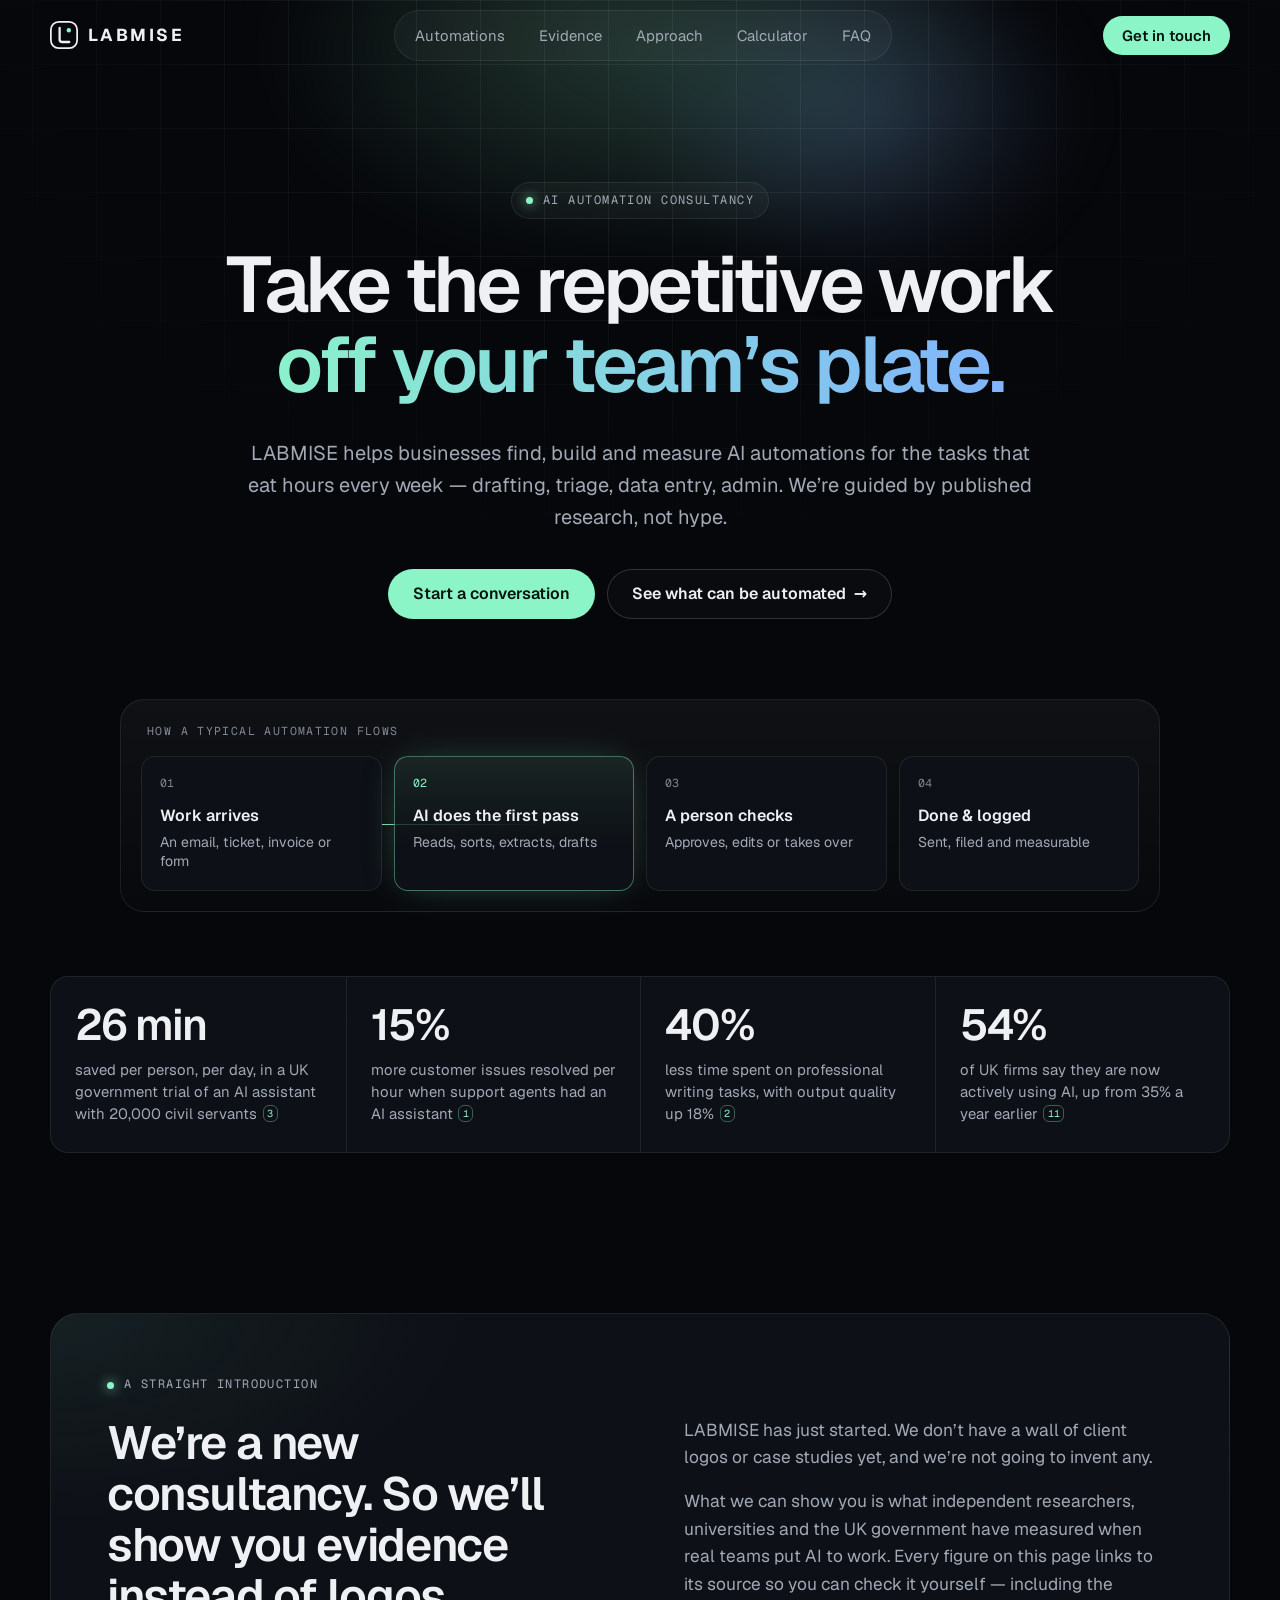
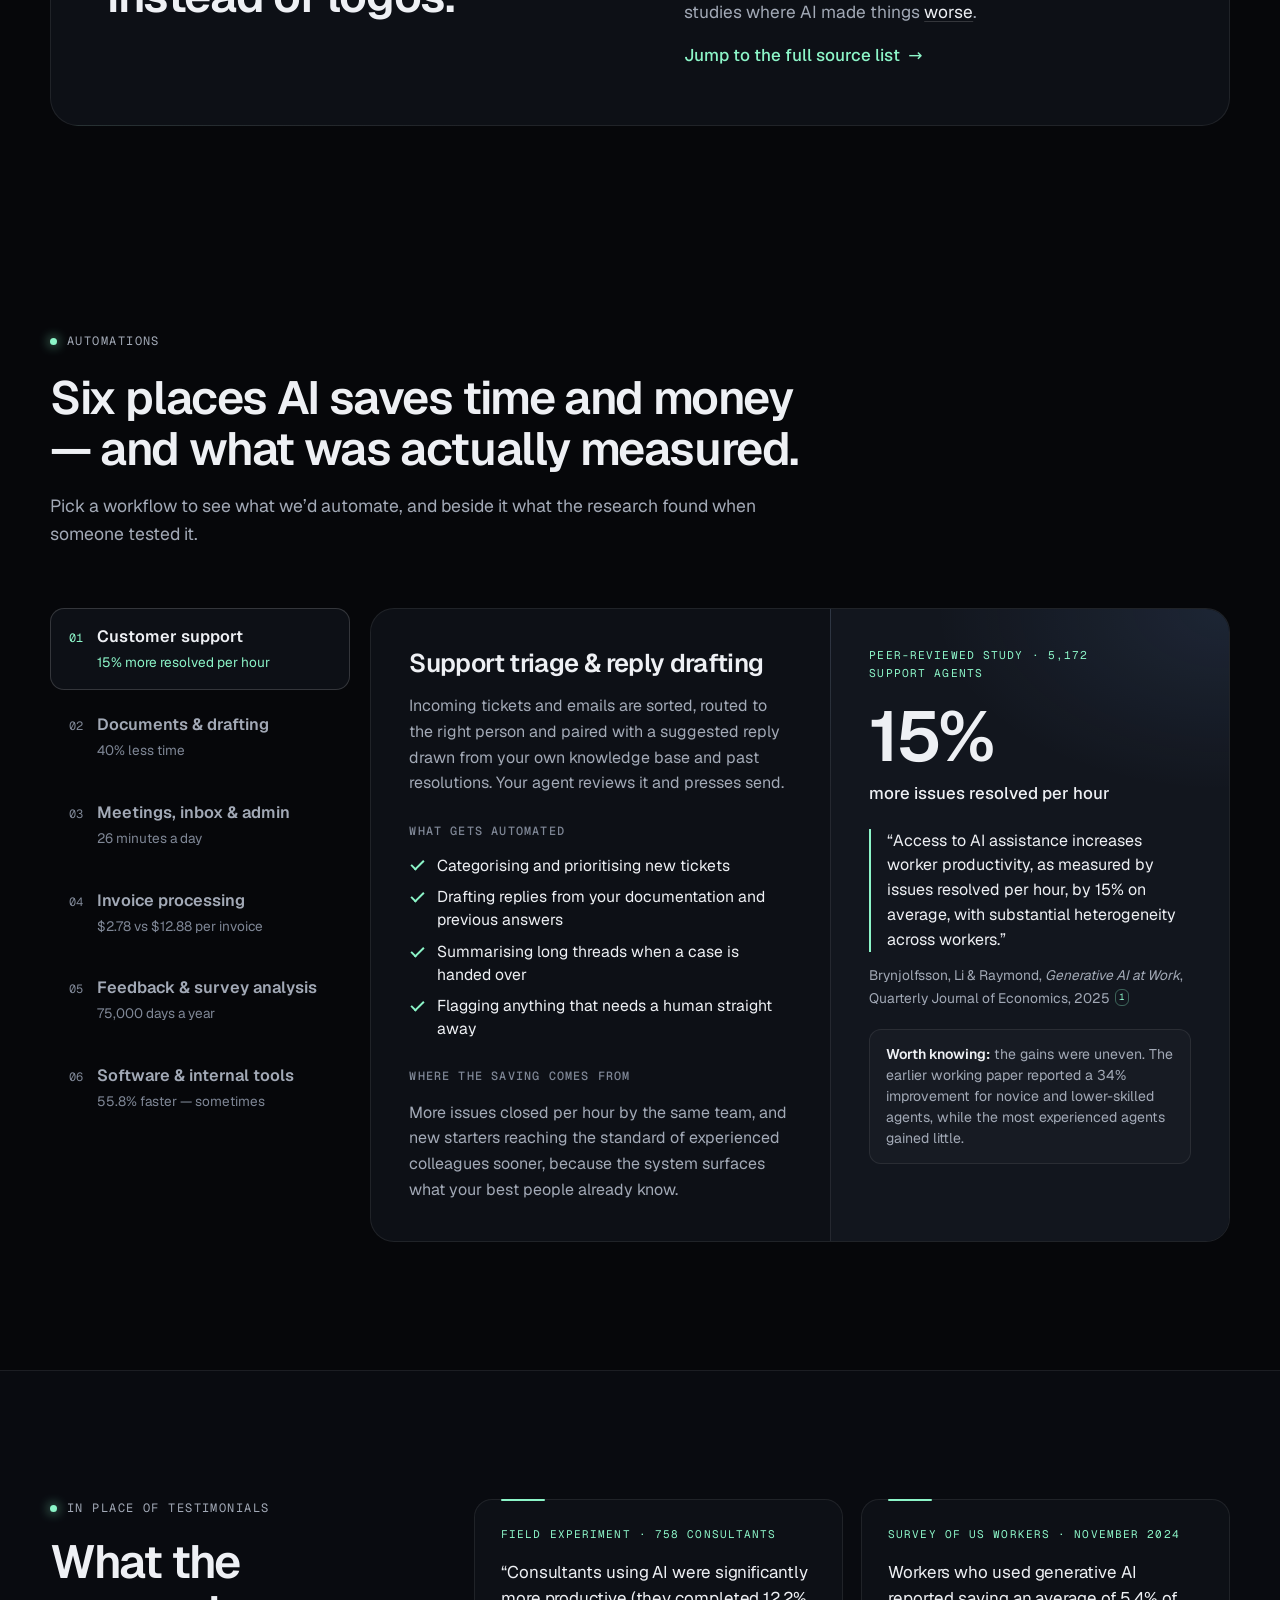
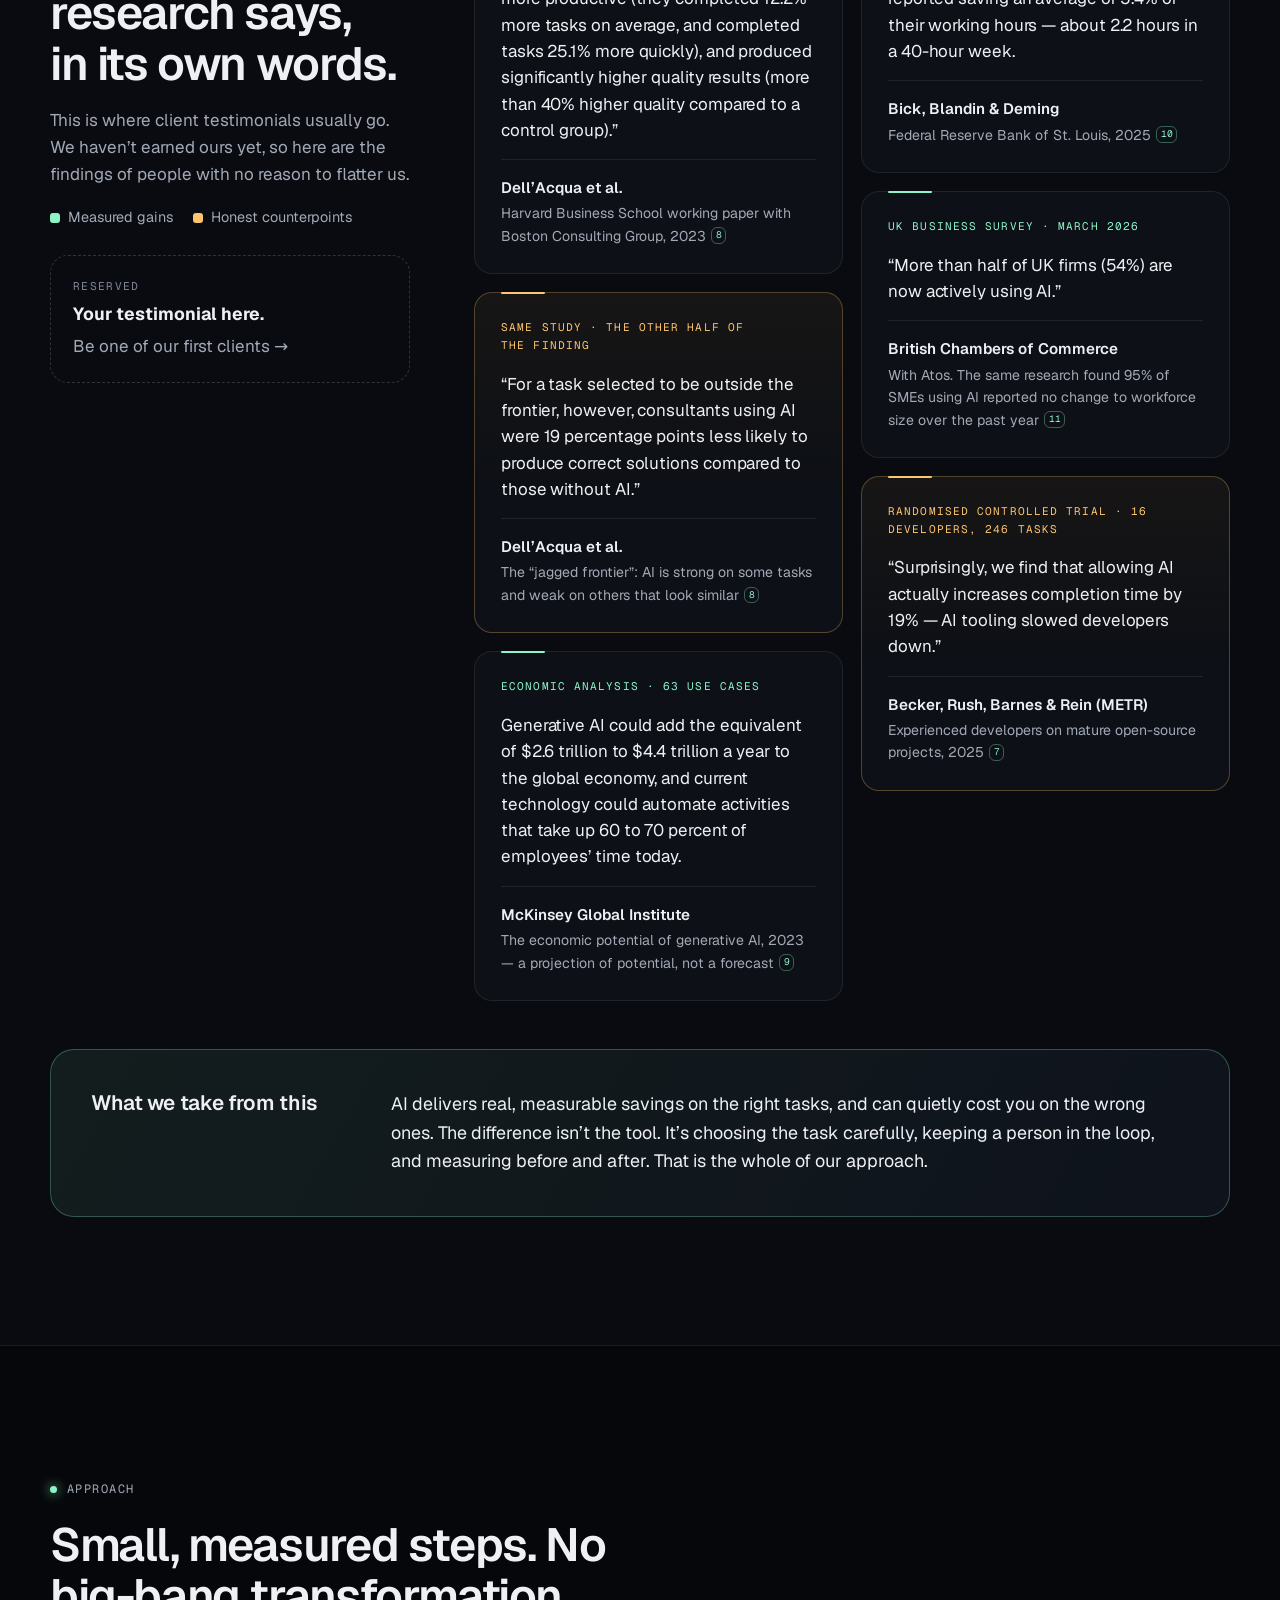
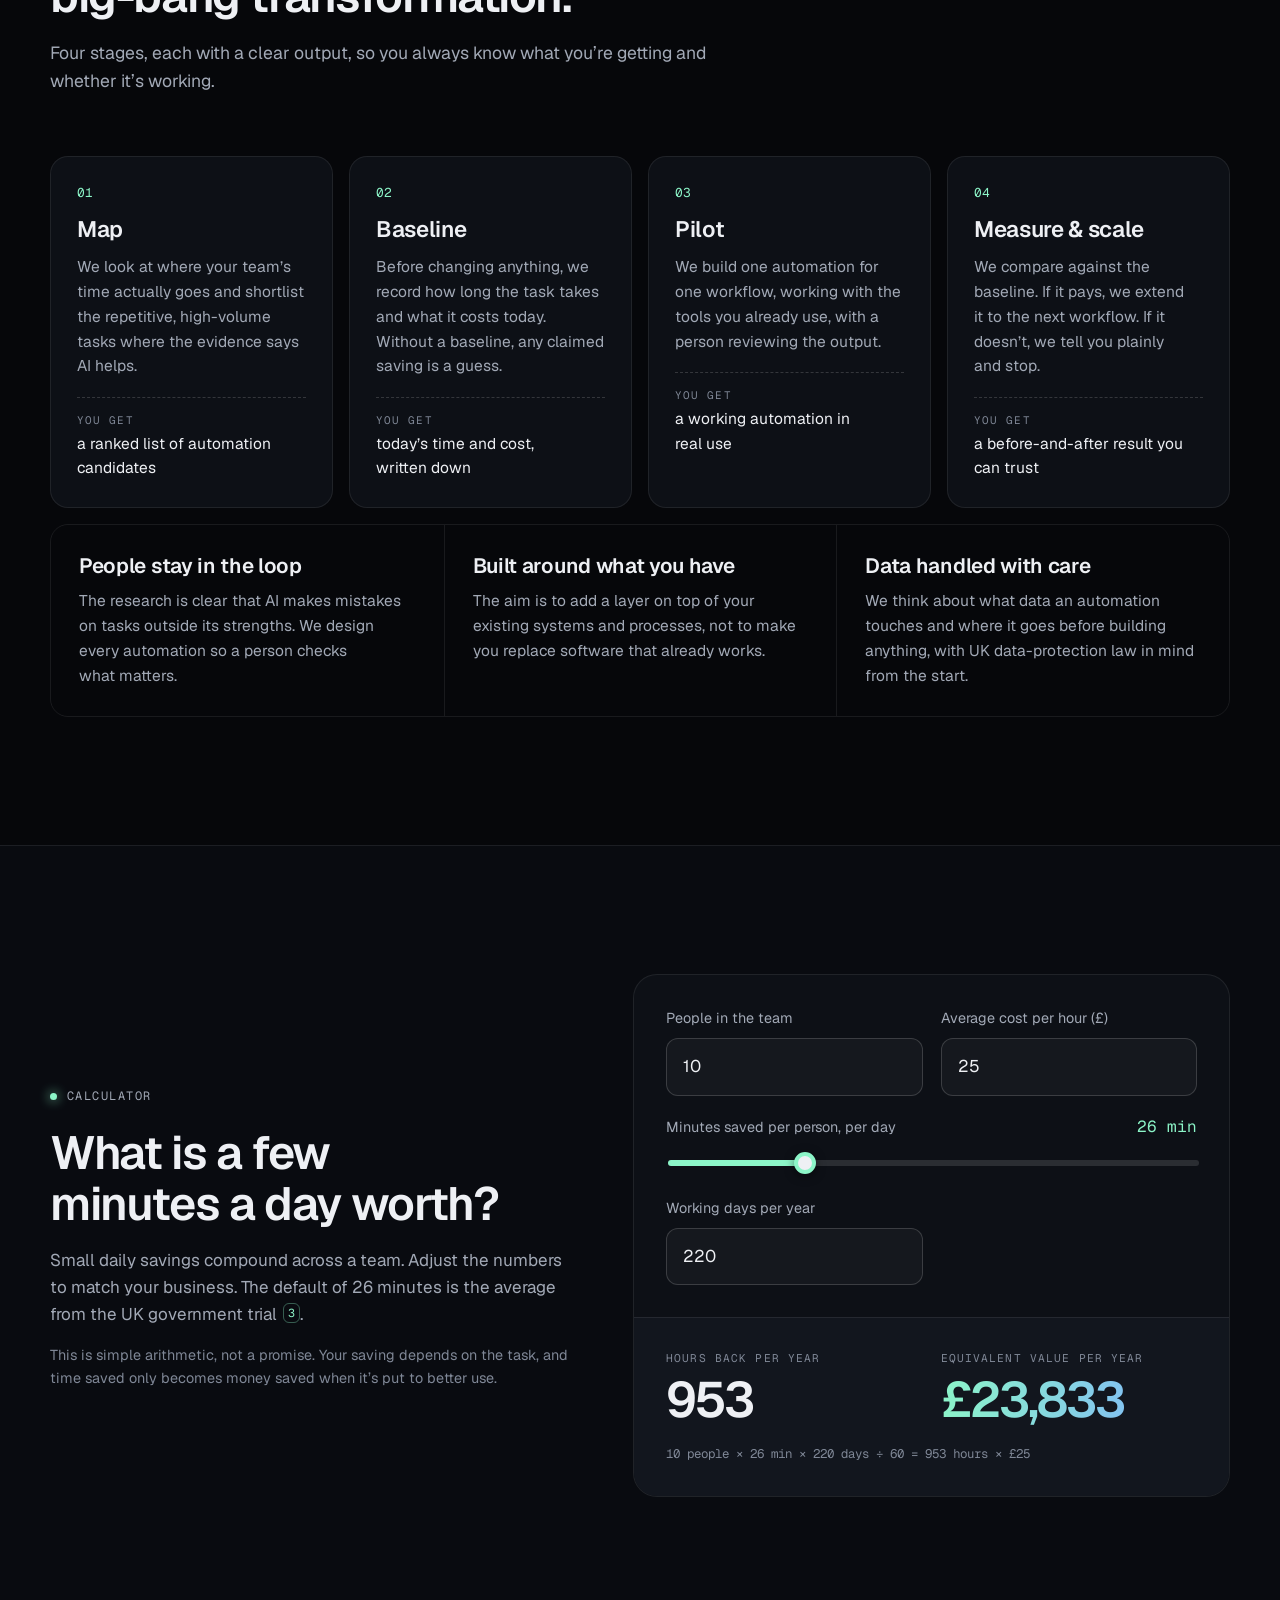
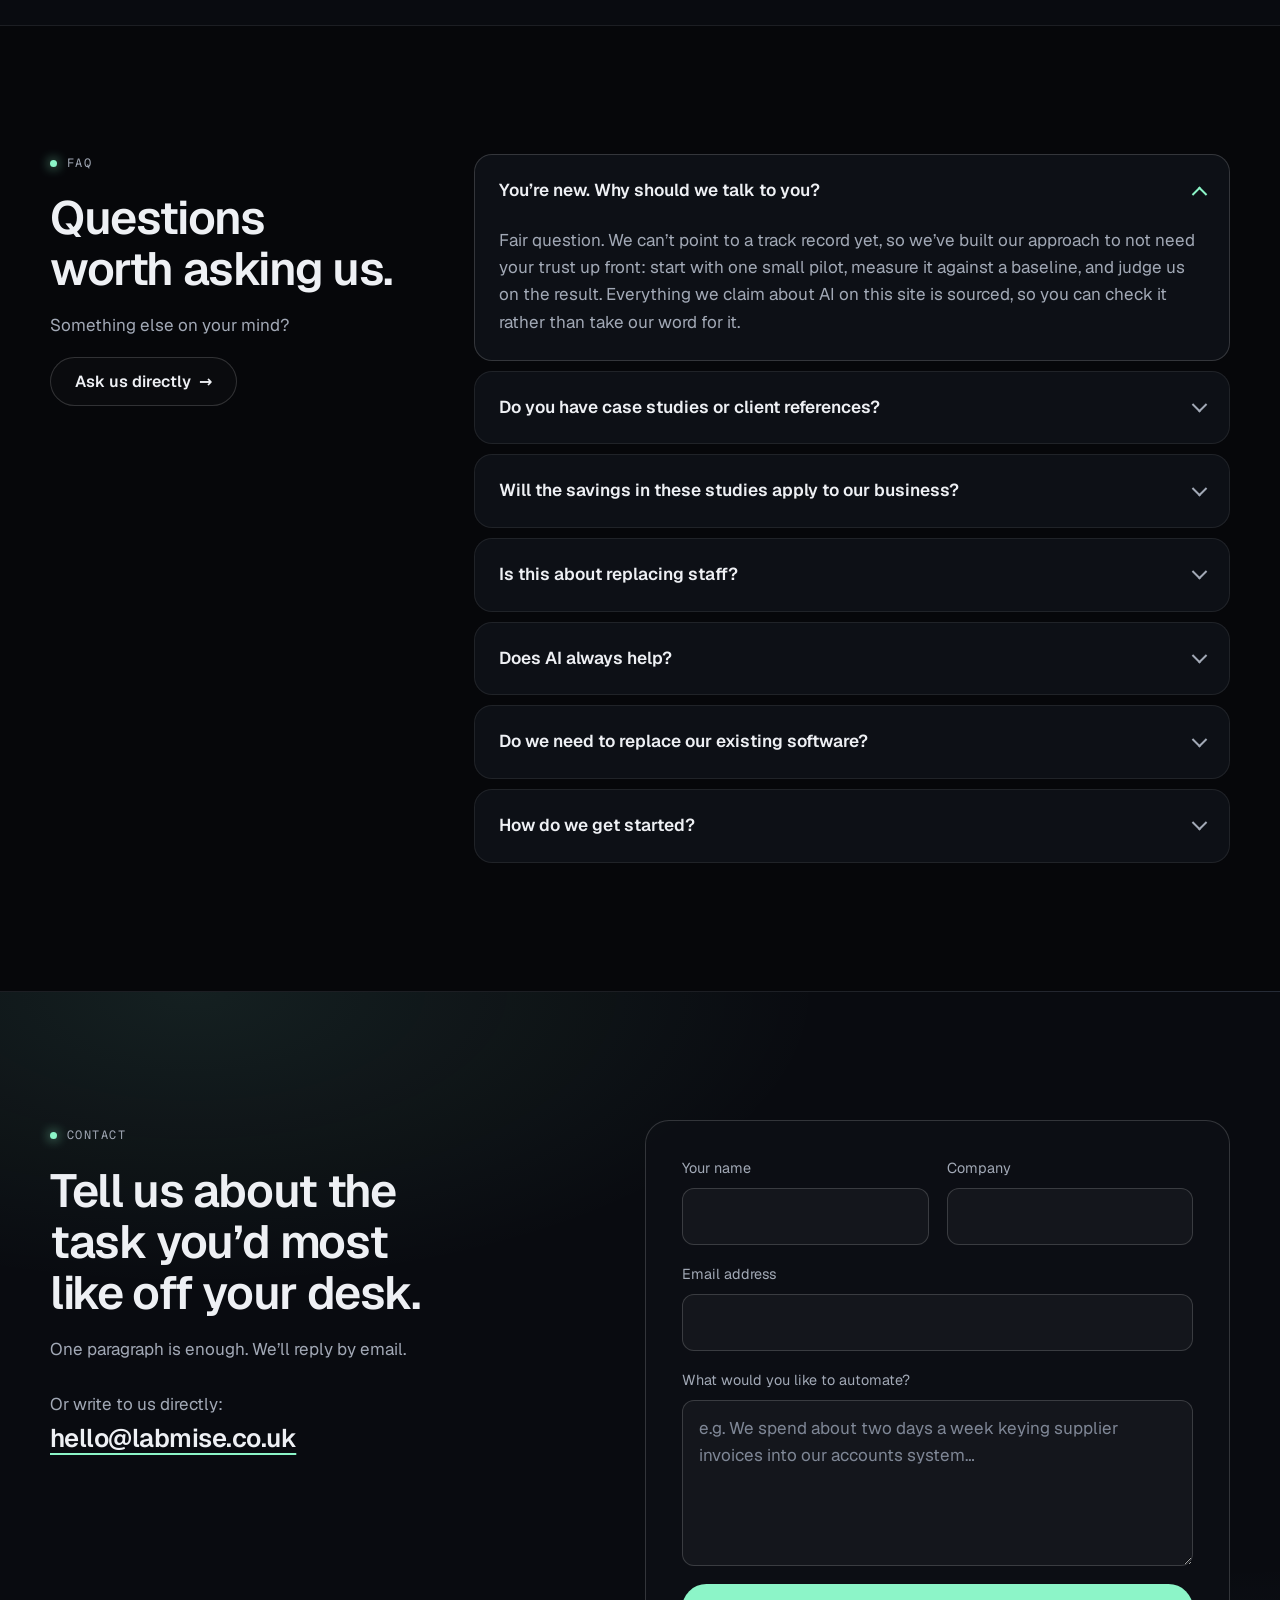
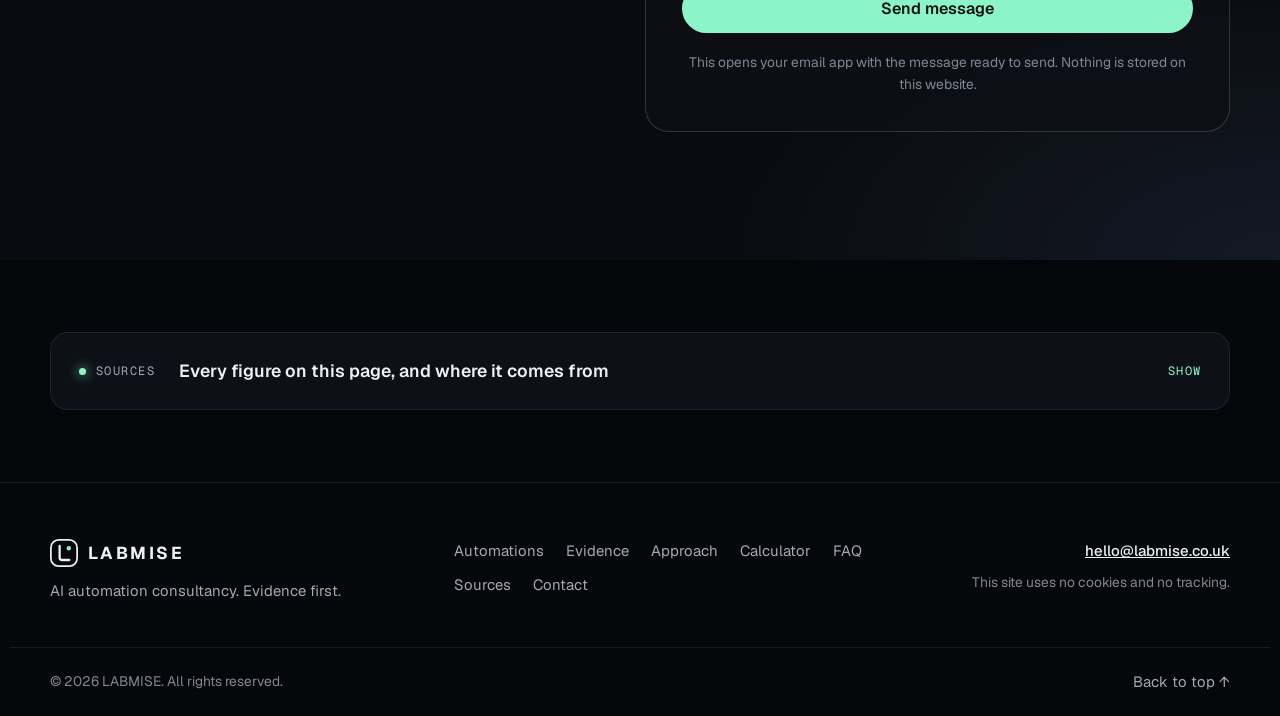
<file: index.html>
<!doctype html>
<html lang="en-GB" class="no-js">
<head>
  <meta charset="utf-8">
  <meta name="viewport" content="width=device-width, initial-scale=1">
  <title>LABMISE — AI automation consultancy</title>
  <meta name="description" content="LABMISE helps businesses find, build and measure AI automations for repetitive work. A new consultancy, guided by published research rather than hype.">
  <link rel="canonical" href="https://labmise.co.uk/">
  <meta name="theme-color" content="#06070a">

  <meta property="og:type" content="website">
  <meta property="og:site_name" content="LABMISE">
  <meta property="og:title" content="LABMISE — AI automation consultancy">
  <meta property="og:description" content="Find, build and measure AI automations for the repetitive work that slows your team down. Every figure on the site is linked to its source.">
  <meta property="og:url" content="https://labmise.co.uk/">
  <meta property="og:image" content="https://labmise.co.uk/assets/img/og.png">
  <meta name="twitter:card" content="summary_large_image">

  <link rel="icon" href="favicon.svg" type="image/svg+xml">
  <link rel="preload" href="assets/fonts/geist-latin-wght-normal.woff2" as="font" type="font/woff2" crossorigin>
  <link rel="stylesheet" href="assets/css/styles.css">
  <script>document.documentElement.className = 'js';</script>

  <script type="application/ld+json">
  {
    "@context": "https://schema.org",
    "@type": "ProfessionalService",
    "name": "LABMISE",
    "url": "https://labmise.co.uk/",
    "description": "AI automation consultancy.",
    "email": "hello@labmise.co.uk"
  }
  </script>
</head>
<body>
  <a class="skip" href="#main">Skip to content</a>

  <!-- ============ NAV ============ -->
  <header class="nav" id="top">
    <div class="nav__inner">
      <a class="logo" href="#top" aria-label="LABMISE home">
        <svg class="logo__mark" viewBox="0 0 32 32" aria-hidden="true">
          <rect x="1" y="1" width="30" height="30" rx="9" fill="none" stroke="currentColor" stroke-width="2"/>
          <path d="M11 8v13a3 3 0 0 0 3 3h8" fill="none" stroke="currentColor" stroke-width="2.6" stroke-linecap="round"/>
          <circle cx="21.5" cy="10.5" r="2.5" class="logo__dot"/>
        </svg>
        <span class="logo__word">LABMISE</span>
      </a>

      <nav class="nav__links" id="nav-links" aria-label="Main">
        <a href="#automations">Automations</a>
        <a href="#evidence">Evidence</a>
        <a href="#approach">Approach</a>
        <a href="#calculator">Calculator</a>
        <a href="#faq">FAQ</a>
        <a class="nav__cta-mobile" href="#contact">Get in touch</a>
      </nav>

      <a class="btn btn--primary btn--sm nav__cta" href="#contact">Get in touch</a>
      <button class="nav__toggle" type="button" aria-expanded="false" aria-controls="nav-links" aria-label="Open menu">
        <span></span><span></span>
      </button>
    </div>
  </header>

  <main id="main">

    <!-- ============ HERO ============ -->
    <section class="hero">
      <div class="hero__bg" aria-hidden="true">
        <div class="hero__grid"></div>
        <div class="hero__glow"></div>
      </div>

      <div class="wrap hero__content">
        <p class="eyebrow eyebrow--pill"><span class="dot"></span>AI automation consultancy</p>
        <h1>Take the repetitive work <span class="grad">off your team’s plate.</span></h1>
        <p class="hero__lede">LABMISE helps businesses find, build and measure AI automations for the tasks that eat hours every week — drafting, triage, data entry, admin. We’re guided by published research, not hype.</p>
        <div class="hero__actions">
          <a class="btn btn--primary" href="#contact">Start a conversation</a>
          <a class="btn btn--ghost" href="#automations">See what can be automated <span aria-hidden="true">→</span></a>
        </div>

        <!-- Concept diagram, not a product screenshot -->
        <figure class="flow" aria-label="How a typical automation flows">
          <figcaption class="flow__cap">How a typical automation flows</figcaption>
          <ol class="flow__steps">
            <li class="flow__step"><span class="flow__n">01</span><strong>Work arrives</strong><span>An email, ticket, invoice or form</span></li>
            <li class="flow__step flow__step--ai"><span class="flow__n">02</span><strong>AI does the first pass</strong><span>Reads, sorts, extracts, drafts</span></li>
            <li class="flow__step"><span class="flow__n">03</span><strong>A person checks</strong><span>Approves, edits or takes over</span></li>
            <li class="flow__step"><span class="flow__n">04</span><strong>Done &amp; logged</strong><span>Sent, filed and measurable</span></li>
          </ol>
        </figure>
      </div>

      <div class="wrap">
        <dl class="stats">
          <div class="stat">
            <dt>26 min</dt>
            <dd>saved per person, per day, in a UK government trial of an AI assistant with 20,000 civil servants <a class="ref" href="#src-3" aria-label="Source 3">3</a></dd>
          </div>
          <div class="stat">
            <dt>15%</dt>
            <dd>more customer issues resolved per hour when support agents had an AI assistant <a class="ref" href="#src-1" aria-label="Source 1">1</a></dd>
          </div>
          <div class="stat">
            <dt>40%</dt>
            <dd>less time spent on professional writing tasks, with output quality up 18% <a class="ref" href="#src-2" aria-label="Source 2">2</a></dd>
          </div>
          <div class="stat">
            <dt>54%</dt>
            <dd>of UK firms say they are now actively using AI, up from 35% a year earlier <a class="ref" href="#src-11" aria-label="Source 11">11</a></dd>
          </div>
        </dl>
      </div>
    </section>

    <!-- ============ HONEST INTRO ============ -->
    <section class="section section--tight" id="about">
      <div class="wrap">
        <div class="honest reveal">
          <p class="eyebrow"><span class="dot"></span>A straight introduction</p>
          <div class="honest__grid">
            <h2>We’re a new consultancy. So we’ll show you evidence instead of logos.</h2>
            <div class="honest__body">
              <p>LABMISE has just started. We don’t have a wall of client logos or case studies yet, and we’re not going to invent any.</p>
              <p>What we can show you is what independent researchers, universities and the UK government have measured when real teams put AI to work. Every figure on this page links to its source so you can check it yourself — including the studies where AI made things <em>worse</em>.</p>
              <a class="link-arrow" href="#sources">Jump to the full source list <span aria-hidden="true">→</span></a>
            </div>
          </div>
        </div>
      </div>
    </section>

    <!-- ============ AUTOMATIONS ============ -->
    <section class="section" id="automations">
      <div class="wrap">
        <header class="section__head reveal">
          <p class="eyebrow"><span class="dot"></span>Automations</p>
          <h2>Six places AI saves time and money — and what was actually measured.</h2>
          <p class="section__sub">Pick a workflow to see what we’d automate, and beside it what the research found when someone tested it.</p>
        </header>

        <div class="tabs reveal" data-tabs>
          <div class="tabs__list" role="tablist" aria-label="Automations">
            <button class="tab" role="tab" id="tab-support" aria-controls="panel-support" aria-selected="true">
              <span class="tab__n">01</span><span class="tab__t">Customer support</span><span class="tab__s">15% more resolved per hour</span>
            </button>
            <button class="tab" role="tab" id="tab-writing" aria-controls="panel-writing" aria-selected="false" tabindex="-1">
              <span class="tab__n">02</span><span class="tab__t">Documents &amp; drafting</span><span class="tab__s">40% less time</span>
            </button>
            <button class="tab" role="tab" id="tab-admin" aria-controls="panel-admin" aria-selected="false" tabindex="-1">
              <span class="tab__n">03</span><span class="tab__t">Meetings, inbox &amp; admin</span><span class="tab__s">26 minutes a day</span>
            </button>
            <button class="tab" role="tab" id="tab-finance" aria-controls="panel-finance" aria-selected="false" tabindex="-1">
              <span class="tab__n">04</span><span class="tab__t">Invoice processing</span><span class="tab__s">$2.78 vs $12.88 per invoice</span>
            </button>
            <button class="tab" role="tab" id="tab-feedback" aria-controls="panel-feedback" aria-selected="false" tabindex="-1">
              <span class="tab__n">05</span><span class="tab__t">Feedback &amp; survey analysis</span><span class="tab__s">75,000 days a year</span>
            </button>
            <button class="tab" role="tab" id="tab-software" aria-controls="panel-software" aria-selected="false" tabindex="-1">
              <span class="tab__n">06</span><span class="tab__t">Software &amp; internal tools</span><span class="tab__s">55.8% faster — sometimes</span>
            </button>
          </div>

          <div class="tabs__panels">

            <!-- 01 Support -->
            <article class="panel" role="tabpanel" id="panel-support" aria-labelledby="tab-support">
              <div class="panel__main">
                <h3>Support triage &amp; reply drafting</h3>
                <p>Incoming tickets and emails are sorted, routed to the right person and paired with a suggested reply drawn from your own knowledge base and past resolutions. Your agent reviews it and presses send.</p>
                <h4>What gets automated</h4>
                <ul class="ticks">
                  <li>Categorising and prioritising new tickets</li>
                  <li>Drafting replies from your documentation and previous answers</li>
                  <li>Summarising long threads when a case is handed over</li>
                  <li>Flagging anything that needs a human straight away</li>
                </ul>
                <h4>Where the saving comes from</h4>
                <p>More issues closed per hour by the same team, and new starters reaching the standard of experienced colleagues sooner, because the system surfaces what your best people already know.</p>
              </div>
              <aside class="evidence" aria-label="Research evidence">
                <p class="evidence__tag">Peer-reviewed study · 5,172 support agents</p>
                <p class="evidence__num">15%</p>
                <p class="evidence__what">more issues resolved per hour</p>
                <blockquote>“Access to AI assistance increases worker productivity, as measured by issues resolved per hour, by 15% on average, with substantial heterogeneity across workers.”</blockquote>
                <p class="evidence__cite">Brynjolfsson, Li &amp; Raymond, <cite>Generative AI at Work</cite>, Quarterly Journal of Economics, 2025 <a class="ref" href="#src-1">1</a></p>
                <p class="evidence__caveat"><strong>Worth knowing:</strong> the gains were uneven. The earlier working paper reported a 34% improvement for novice and lower-skilled agents, while the most experienced agents gained little.</p>
              </aside>
            </article>

            <!-- 02 Writing -->
            <article class="panel" role="tabpanel" id="panel-writing" aria-labelledby="tab-writing" hidden>
              <div class="panel__main">
                <h3>Document, report &amp; email drafting</h3>
                <p>First drafts of proposals, reports, policies, job adverts and customer emails are generated from your templates, notes and data. Your people edit and approve instead of starting from a blank page.</p>
                <h4>What gets automated</h4>
                <ul class="ticks">
                  <li>First drafts written in your house style and structure</li>
                  <li>Turning rough notes or bullet points into finished prose</li>
                  <li>Rewriting one document for different audiences</li>
                  <li>Proofreading, tightening and consistency checks</li>
                </ul>
                <h4>Where the saving comes from</h4>
                <p>Time moves from producing a first draft to improving it. In the study opposite, people finished faster <em>and</em> independent graders rated the work higher.</p>
              </div>
              <aside class="evidence" aria-label="Research evidence">
                <p class="evidence__tag">Peer-reviewed experiment · 453 professionals</p>
                <p class="evidence__num">40%</p>
                <p class="evidence__what">less time on writing tasks</p>
                <blockquote>“Access to the assistive chatbot ChatGPT decreased the time it took workers to complete the tasks by 40 percent, and output quality rose by 18 percent.”</blockquote>
                <p class="evidence__cite">MIT News, summarising Noy &amp; Zhang, <cite>Science</cite>, 2023 <a class="ref" href="#src-2">2</a></p>
                <p class="evidence__caveat"><strong>Worth knowing:</strong> the tasks were short, self-contained pieces of 20–30 minutes. Work that needs careful fact-checking will see smaller gains.</p>
              </aside>
            </article>

            <!-- 03 Admin -->
            <article class="panel" role="tabpanel" id="panel-admin" aria-labelledby="tab-admin" hidden>
              <div class="panel__main">
                <h3>Meetings, inbox &amp; everyday admin</h3>
                <p>The small tasks that fill a working day: writing up meetings, catching up on long email threads, updating records, finding the right document. Individually minor, collectively hours a week.</p>
                <h4>What gets automated</h4>
                <ul class="ticks">
                  <li>Meeting notes, decisions and action lists</li>
                  <li>Summaries of long emails and document chains</li>
                  <li>Routine record updates and status reports</li>
                  <li>Searching across files for the answer to a question</li>
                </ul>
                <h4>Where the saving comes from</h4>
                <p>A little time back for every person, every day. In the government trial opposite, 26 minutes a day added up to roughly 13 working days per person over a year.</p>
              </div>
              <aside class="evidence" aria-label="Research evidence">
                <p class="evidence__tag">UK government trial · 20,000 civil servants</p>
                <p class="evidence__num">26 min</p>
                <p class="evidence__what">saved per person, per day</p>
                <blockquote>“Trial participants saved an average of 26 minutes a day when using M365 Copilot.”</blockquote>
                <p class="evidence__cite">Government Digital Service, <cite>Microsoft 365 Copilot Experiment: Cross-Government Findings Report</cite>, 2025 <a class="ref" href="#src-3">3</a></p>
                <p class="evidence__caveat"><strong>Worth knowing:</strong> savings were self-reported, and 17% of users noticed no clear time saving at all. More than a third saved over half an hour a day.</p>
              </aside>
            </article>

            <!-- 04 Finance -->
            <article class="panel" role="tabpanel" id="panel-finance" aria-labelledby="tab-finance" hidden>
              <div class="panel__main">
                <h3>Invoice &amp; accounts-payable processing</h3>
                <p>Invoices arriving as PDFs, scans or emails are read automatically, matched against purchase orders and routed for approval. People deal with the exceptions rather than keying in every line.</p>
                <h4>What gets automated</h4>
                <ul class="ticks">
                  <li>Capturing and extracting invoice data</li>
                  <li>Matching invoices to purchase orders and receipts</li>
                  <li>Routing approvals to the right person</li>
                  <li>Flagging duplicates, mismatches and missing details</li>
                </ul>
                <h4>Where the saving comes from</h4>
                <p>Lower cost per invoice and far shorter cycle times, which also means fewer late-payment problems and a clearer view of cash going out.</p>
              </div>
              <aside class="evidence" aria-label="Research evidence">
                <p class="evidence__tag">Industry benchmark · accounts payable</p>
                <p class="evidence__num">$2.78</p>
                <p class="evidence__what">per invoice at the most automated teams, versus $12.88 elsewhere</p>
                <blockquote class="plain">The best-performing accounts-payable teams process an invoice in 3.1 days for $2.78. Everyone else averages 17.4 days and $12.88.</blockquote>
                <p class="evidence__cite">Ardent Partners, <cite>AP Metrics that Matter in 2025</cite>, as reported by ERP Today <a class="ref" href="#src-4">4</a></p>
                <p class="evidence__caveat"><strong>Worth knowing:</strong> this is a US benchmark comparing teams by how automated they are overall, not a controlled trial of AI. It shows the size of the gap, not a guaranteed result.</p>
              </aside>
            </article>

            <!-- 05 Feedback -->
            <article class="panel" role="tabpanel" id="panel-feedback" aria-labelledby="tab-feedback" hidden>
              <div class="panel__main">
                <h3>Feedback, survey &amp; free-text analysis</h3>
                <p>Thousands of open-text responses — surveys, reviews, complaints, consultation replies — grouped into themes, counted and summarised with representative quotes. An analyst checks the themes rather than reading every line.</p>
                <h4>What gets automated</h4>
                <ul class="ticks">
                  <li>Reading and tagging every response</li>
                  <li>Grouping responses into themes and counting them</li>
                  <li>Pulling out representative quotes</li>
                  <li>Producing a first-draft summary for review</li>
                </ul>
                <h4>Where the saving comes from</h4>
                <p>Days of manual reading become hours of checking, and you can afford to analyse feedback you’d otherwise only sample.</p>
              </div>
              <aside class="evidence" aria-label="Research evidence">
                <p class="evidence__tag">UK government estimate · “Consult” tool</p>
                <p class="evidence__num">75,000</p>
                <p class="evidence__what">days of manual analysis a year</p>
                <blockquote>“Across the 500 consultations the government runs annually, the tool could help save officials from around 75,000 days of analysis every year, which costs the government £20 million in staffing costs.”</blockquote>
                <p class="evidence__cite">Department for Science, Innovation and Technology, press release, 14 May 2025 <a class="ref" href="#src-5">5</a></p>
                <p class="evidence__caveat"><strong>Worth knowing:</strong> this is the government’s own estimate for a tool that was still being trialled, not an audited saving.</p>
              </aside>
            </article>

            <!-- 06 Software -->
            <article class="panel" role="tabpanel" id="panel-software" aria-labelledby="tab-software" hidden>
              <div class="panel__main">
                <h3>Software &amp; internal tools</h3>
                <p>AI coding assistants for the scripts, integrations, dashboards and small internal tools that connect your systems — the glue work that never quite reaches the top of the list.</p>
                <h4>What gets automated</h4>
                <ul class="ticks">
                  <li>Boilerplate, scaffolding and routine code</li>
                  <li>Scripts that move data between systems</li>
                  <li>Tests and documentation</li>
                  <li>Explaining unfamiliar or inherited code</li>
                </ul>
                <h4>Where the saving comes from</h4>
                <p>Well-defined, self-contained tasks get built faster. The evidence opposite is deliberately two-sided: on large, mature codebases, experienced developers were slowed down.</p>
              </div>
              <aside class="evidence" aria-label="Research evidence">
                <p class="evidence__tag">Controlled experiment · GitHub Copilot</p>
                <p class="evidence__num">55.8%</p>
                <p class="evidence__what">faster on a defined coding task</p>
                <blockquote>“The treatment group, with access to the AI pair programmer, completed the task 55.8% faster than the control group.”</blockquote>
                <p class="evidence__cite">Peng, Kalliamvakou, Cihon &amp; Demirer, 2023 <a class="ref" href="#src-6">6</a></p>
                <p class="evidence__caveat evidence__caveat--warn"><strong>The counterpoint:</strong> a 2025 randomised trial of 16 experienced open-source developers working in their own mature projects found AI tools made them 19% <em>slower</em> <a class="ref" href="#src-7">7</a>. Context decides the result.</p>
              </aside>
            </article>

          </div>
        </div>
      </div>
    </section>

    <!-- ============ EVIDENCE (testimonial stand-ins) ============ -->
    <section class="section section--alt" id="evidence">
      <div class="wrap evidence-layout">
        <div class="evidence-layout__side reveal">
          <p class="eyebrow"><span class="dot"></span>In place of testimonials</p>
          <h2>What the research says, in its own words.</h2>
          <p>This is where client testimonials usually go. We haven’t earned ours yet, so here are the findings of people with no reason to flatter us.</p>

          <ul class="legend">
            <li><span class="legend__sw legend__sw--pos"></span>Measured gains</li>
            <li><span class="legend__sw legend__sw--warn"></span>Honest counterpoints</li>
          </ul>

          <!-- TESTIMONIAL SLOT: when you have a client quote, copy a .quote card
               from the right-hand column, replace the text, and add it at the top. -->
          <a class="slot" href="#contact">
            <span class="slot__label">Reserved</span>
            <strong>Your testimonial here.</strong>
            <span>Be one of our first clients <span aria-hidden="true">→</span></span>
          </a>
        </div>

        <div class="quotes">
          <figure class="quote reveal">
            <p class="quote__tag">Field experiment · 758 consultants</p>
            <blockquote>“Consultants using AI were significantly more productive (they completed 12.2% more tasks on average, and completed tasks 25.1% more quickly), and produced significantly higher quality results (more than 40% higher quality compared to a control group).”</blockquote>
            <figcaption>
              <strong>Dell’Acqua et al.</strong>
              <span>Harvard Business School working paper with Boston Consulting Group, 2023 <a class="ref" href="#src-8">8</a></span>
            </figcaption>
          </figure>

          <figure class="quote quote--warn reveal">
            <p class="quote__tag">Same study · the other half of the finding</p>
            <blockquote>“For a task selected to be outside the frontier, however, consultants using AI were 19 percentage points less likely to produce correct solutions compared to those without AI.”</blockquote>
            <figcaption>
              <strong>Dell’Acqua et al.</strong>
              <span>The “jagged frontier”: AI is strong on some tasks and weak on others that look similar <a class="ref" href="#src-8">8</a></span>
            </figcaption>
          </figure>

          <figure class="quote reveal">
            <p class="quote__tag">Economic analysis · 63 use cases</p>
            <blockquote class="plain">Generative AI could add the equivalent of $2.6 trillion to $4.4 trillion a year to the global economy, and current technology could automate activities that take up 60 to 70 percent of employees’ time today.</blockquote>
            <figcaption>
              <strong>McKinsey Global Institute</strong>
              <span>The economic potential of generative AI, 2023 — a projection of potential, not a forecast <a class="ref" href="#src-9">9</a></span>
            </figcaption>
          </figure>

          <figure class="quote reveal">
            <p class="quote__tag">Survey of US workers · November 2024</p>
            <blockquote class="plain">Workers who used generative AI reported saving an average of 5.4% of their working hours — about 2.2 hours in a 40-hour week.</blockquote>
            <figcaption>
              <strong>Bick, Blandin &amp; Deming</strong>
              <span>Federal Reserve Bank of St. Louis, 2025 <a class="ref" href="#src-10">10</a></span>
            </figcaption>
          </figure>

          <figure class="quote reveal">
            <p class="quote__tag">UK business survey · March 2026</p>
            <blockquote>“More than half of UK firms (54%) are now actively using AI.”</blockquote>
            <figcaption>
              <strong>British Chambers of Commerce</strong>
              <span>With Atos. The same research found 95% of SMEs using AI reported no change to workforce size over the past year <a class="ref" href="#src-11">11</a></span>
            </figcaption>
          </figure>

          <figure class="quote quote--warn reveal">
            <p class="quote__tag">Randomised controlled trial · 16 developers, 246 tasks</p>
            <blockquote>“Surprisingly, we find that allowing AI actually increases completion time by 19% — AI tooling slowed developers down.”</blockquote>
            <figcaption>
              <strong>Becker, Rush, Barnes &amp; Rein (METR)</strong>
              <span>Experienced developers on mature open-source projects, 2025 <a class="ref" href="#src-7">7</a></span>
            </figcaption>
          </figure>
        </div>
      </div>

      <div class="wrap">
        <div class="takeaway reveal">
          <h3>What we take from this</h3>
          <p>AI delivers real, measurable savings on the right tasks, and can quietly cost you on the wrong ones. The difference isn’t the tool. It’s choosing the task carefully, keeping a person in the loop, and measuring before and after. That is the whole of our approach.</p>
        </div>
      </div>
    </section>

    <!-- ============ APPROACH ============ -->
    <section class="section" id="approach">
      <div class="wrap">
        <header class="section__head reveal">
          <p class="eyebrow"><span class="dot"></span>Approach</p>
          <h2>Small, measured steps. No big-bang transformation.</h2>
          <p class="section__sub">Four stages, each with a clear output, so you always know what you’re getting and whether it’s working.</p>
        </header>

        <ol class="steps">
          <li class="step reveal">
            <span class="step__n">01</span>
            <h3>Map</h3>
            <p>We look at where your team’s time actually goes and shortlist the repetitive, high-volume tasks where the evidence says AI helps.</p>
            <p class="step__out"><span>You get</span> a ranked list of automation candidates</p>
          </li>
          <li class="step reveal">
            <span class="step__n">02</span>
            <h3>Baseline</h3>
            <p>Before changing anything, we record how long the task takes and what it costs today. Without a baseline, any claimed saving is a guess.</p>
            <p class="step__out"><span>You get</span> today’s time and cost, written down</p>
          </li>
          <li class="step reveal">
            <span class="step__n">03</span>
            <h3>Pilot</h3>
            <p>We build one automation for one workflow, working with the tools you already use, with a person reviewing the output.</p>
            <p class="step__out"><span>You get</span> a working automation in real use</p>
          </li>
          <li class="step reveal">
            <span class="step__n">04</span>
            <h3>Measure &amp; scale</h3>
            <p>We compare against the baseline. If it pays, we extend it to the next workflow. If it doesn’t, we tell you plainly and stop.</p>
            <p class="step__out"><span>You get</span> a before-and-after result you can trust</p>
          </li>
        </ol>

        <div class="principles">
          <div class="principle reveal">
            <h3>People stay in the loop</h3>
            <p>The research is clear that AI makes mistakes on tasks outside its strengths. We design every automation so a person checks what matters.</p>
          </div>
          <div class="principle reveal">
            <h3>Built around what you have</h3>
            <p>The aim is to add a layer on top of your existing systems and processes, not to make you replace software that already works.</p>
          </div>
          <div class="principle reveal">
            <h3>Data handled with care</h3>
            <p>We think about what data an automation touches and where it goes before building anything, with UK data-protection law in mind from the start.</p>
          </div>
        </div>
      </div>
    </section>

    <!-- ============ CALCULATOR ============ -->
    <section class="section section--alt" id="calculator">
      <div class="wrap calc-layout">
        <div class="reveal">
          <p class="eyebrow"><span class="dot"></span>Calculator</p>
          <h2>What is a few minutes a day worth?</h2>
          <p>Small daily savings compound across a team. Adjust the numbers to match your business. The default of 26 minutes is the average from the UK government trial <a class="ref" href="#src-3">3</a>.</p>
          <p class="note">This is simple arithmetic, not a promise. Your saving depends on the task, and time saved only becomes money saved when it’s put to better use.</p>
        </div>

        <form class="calc reveal" id="calc" novalidate>
          <div class="calc__inputs">
            <label class="field">
              <span>People in the team</span>
              <input type="number" id="c-people" inputmode="numeric" min="1" max="100000" value="10">
            </label>
            <label class="field">
              <span>Average cost per hour (£)</span>
              <input type="number" id="c-rate" inputmode="decimal" min="0" max="10000" step="0.5" value="25">
            </label>
            <label class="field field--range">
              <span>Minutes saved per person, per day <output id="c-min-out" for="c-min">26</output></span>
              <input type="range" id="c-min" min="5" max="90" step="1" value="26">
            </label>
            <label class="field">
              <span>Working days per year</span>
              <input type="number" id="c-days" inputmode="numeric" min="1" max="366" value="220">
            </label>
          </div>
          <div class="calc__result" aria-live="polite">
            <div>
              <span class="calc__label">Hours back per year</span>
              <strong id="c-hours">953</strong>
            </div>
            <div>
              <span class="calc__label">Equivalent value per year</span>
              <strong id="c-value" class="grad">£23,833</strong>
            </div>
            <p class="calc__formula" id="c-formula">10 people × 26 min × 220 days ÷ 60 = 953 hours × £25</p>
          </div>
        </form>
      </div>
    </section>

    <!-- ============ FAQ ============ -->
    <section class="section" id="faq">
      <div class="wrap faq-layout">
        <header class="reveal">
          <p class="eyebrow"><span class="dot"></span>FAQ</p>
          <h2>Questions worth asking us.</h2>
          <p>Something else on your mind?</p>
          <a class="btn btn--ghost" href="#contact">Ask us directly <span aria-hidden="true">→</span></a>
        </header>

        <div class="faq reveal">
          <details open>
            <summary>You’re new. Why should we talk to you?</summary>
            <p>Fair question. We can’t point to a track record yet, so we’ve built our approach to not need your trust up front: start with one small pilot, measure it against a baseline, and judge us on the result. Everything we claim about AI on this site is sourced, so you can check it rather than take our word for it.</p>
          </details>
          <details>
            <summary>Do you have case studies or client references?</summary>
            <p>Not yet. LABMISE has only just started, and we won’t publish invented or anonymised “success stories”. When we have real client results, they’ll appear here with the client’s permission.</p>
          </details>
          <details>
            <summary>Will the savings in these studies apply to our business?</summary>
            <p>Not automatically. The figures come from specific teams doing specific tasks, and results vary widely, even within the same study. That is why we record a baseline first and measure your own before-and-after rather than quoting someone else’s number.</p>
          </details>
          <details>
            <summary>Is this about replacing staff?</summary>
            <p>The studies we cite measured people working <em>with</em> AI: the same team getting through more, or getting time back. In the British Chambers of Commerce’s 2026 research, 95% of SMEs using AI said it had not changed the size of their workforce over the past year <a class="ref" href="#src-11">11</a>. How you use the time saved is your decision.</p>
          </details>
          <details>
            <summary>Does AI always help?</summary>
            <p>No, and anyone who says so hasn’t read the research. One trial found experienced developers were 19% slower with AI tools <a class="ref" href="#src-7">7</a>; another found consultants were more likely to get a task wrong when it fell outside what AI does well <a class="ref" href="#src-8">8</a>. Picking the right task matters more than picking the right tool.</p>
          </details>
          <details>
            <summary>Do we need to replace our existing software?</summary>
            <p>That isn’t the goal. We aim to work with the systems you already have and add automation on top. If something can’t be done sensibly with your current setup, we’ll say so before any work starts.</p>
          </details>
          <details>
            <summary>How do we get started?</summary>
            <p>Send us a message describing the task that takes up the most time in your business. We’ll come back to you to talk through whether it’s a good candidate for automation.</p>
          </details>
        </div>
      </div>
    </section>

    <!-- ============ CONTACT ============ -->
    <section class="section section--cta" id="contact">
      <div class="wrap contact-layout">
        <div class="reveal">
          <p class="eyebrow"><span class="dot"></span>Contact</p>
          <h2>Tell us about the task you’d most like off your desk.</h2>
          <p>One paragraph is enough. We’ll reply by email.</p>
          <p class="contact__email">Or write to us directly:<br><a href="mailto:hello@labmise.co.uk">hello@labmise.co.uk</a></p>
        </div>

        <form class="form reveal" id="contact-form" action="mailto:hello@labmise.co.uk" method="post" enctype="text/plain">
          <div class="form__row">
            <label class="field">
              <span>Your name</span>
              <input type="text" name="name" id="f-name" autocomplete="name" required>
            </label>
            <label class="field">
              <span>Company</span>
              <input type="text" name="company" id="f-company" autocomplete="organization">
            </label>
          </div>
          <label class="field">
            <span>Email address</span>
            <input type="email" name="email" id="f-email" autocomplete="email" required>
          </label>
          <label class="field">
            <span>What would you like to automate?</span>
            <textarea name="message" id="f-message" rows="5" required placeholder="e.g. We spend about two days a week keying supplier invoices into our accounts system…"></textarea>
          </label>
          <button class="btn btn--primary btn--block" type="submit">Send message</button>
          <p class="form__note" id="form-note">This opens your email app with the message ready to send. Nothing is stored on this website.</p>
        </form>
      </div>
    </section>

    <!-- ============ SOURCES ============ -->
    <section class="section section--tight" id="sources">
      <div class="wrap">
        <details class="sources">
          <summary><span class="eyebrow"><span class="dot"></span>Sources</span><span class="sources__title">Every figure on this page, and where it comes from</span></summary>
          <ol class="sources__list">
            <li id="src-1">Brynjolfsson, E., Li, D. &amp; Raymond, L. <em>Generative AI at Work.</em> The Quarterly Journal of Economics, 2025. <a href="https://arxiv.org/abs/2304.11771" rel="noopener">arxiv.org/abs/2304.11771</a>. The 34% figure for novice agents is from the 2023 working-paper version: <a href="https://www.nber.org/papers/w31161" rel="noopener">NBER Working Paper 31161</a>.</li>
            <li id="src-2">Noy, S. &amp; Zhang, W. <em>Experimental evidence on the productivity effects of generative artificial intelligence.</em> Science 381(6654), 2023. <a href="https://doi.org/10.1126/science.adh2586" rel="noopener">doi.org/10.1126/science.adh2586</a>. Summary and quotation: <a href="https://news.mit.edu/2023/study-finds-chatgpt-boosts-worker-productivity-writing-0714" rel="noopener">MIT News, 14 July 2023</a>.</li>
            <li id="src-3">Government Digital Service. <em>Microsoft 365 Copilot Experiment: Cross-Government Findings Report.</em> June 2025. <a href="https://www.gov.uk/government/publications/microsoft-365-copilot-experiment-cross-government-findings-report/microsoft-365-copilot-experiment-cross-government-findings-report-html" rel="noopener">gov.uk</a>. See also the <a href="https://www.gov.uk/government/news/landmark-government-trial-shows-ai-could-save-civil-servants-nearly-2-weeks-a-year" rel="noopener">press release of 2 June 2025</a>.</li>
            <li id="src-4">Ardent Partners. <em>AP Metrics that Matter in 2025.</em> Figures as reported by <a href="https://erp.today/why-ap-workflow-automation-still-leaves-finance-teams-doing-manual-work/" rel="noopener">ERP Today</a>.</li>
            <li id="src-5">Department for Science, Innovation and Technology. <em>Government-built “Humphrey” AI tool reviews responses to consultation for first time in bid to save millions.</em> Press release, 14 May 2025. <a href="https://www.gov.uk/government/news/government-built-humphrey-ai-tool-reviews-responses-to-consultation-for-first-time-in-bid-to-save-millions" rel="noopener">gov.uk</a>.</li>
            <li id="src-6">Peng, S., Kalliamvakou, E., Cihon, P. &amp; Demirer, M. <em>The Impact of AI on Developer Productivity: Evidence from GitHub Copilot.</em> 2023. <a href="https://arxiv.org/abs/2302.06590" rel="noopener">arxiv.org/abs/2302.06590</a>.</li>
            <li id="src-7">Becker, J., Rush, N., Barnes, E. &amp; Rein, D. <em>Measuring the Impact of Early-2025 AI on Experienced Open-Source Developer Productivity.</em> METR, 2025. <a href="https://arxiv.org/abs/2507.09089" rel="noopener">arxiv.org/abs/2507.09089</a>.</li>
            <li id="src-8">Dell’Acqua, F. et al. <em>Navigating the Jagged Technological Frontier: Field Experimental Evidence of the Effects of AI on Knowledge Worker Productivity and Quality.</em> Harvard Business School Working Paper 24-013, 2023. <a href="https://ssrn.com/abstract=4573321" rel="noopener">ssrn.com/abstract=4573321</a>.</li>
            <li id="src-9">McKinsey Global Institute. <em>The economic potential of generative AI: The next productivity frontier.</em> June 2023. <a href="https://www.mckinsey.com/capabilities/tech-and-ai/our-insights/the-economic-potential-of-generative-ai-the-next-productivity-frontier" rel="noopener">mckinsey.com</a>.</li>
            <li id="src-10">Bick, A., Blandin, A. &amp; Deming, D. <em>The Impact of Generative AI on Work Productivity.</em> Federal Reserve Bank of St. Louis, On the Economy, 27 February 2025. <a href="https://www.stlouisfed.org/on-the-economy/2025/feb/impact-generative-ai-work-productivity" rel="noopener">stlouisfed.org</a>.</li>
            <li id="src-11">British Chambers of Commerce, with Atos. <em>Half of SMEs using AI — with limited headcount impact so far.</em> 18 March 2026. <a href="https://www.britishchambers.org.uk/news/2026/03/half-of-smes-using-ai-with-limited-headcount-impact-so-far/" rel="noopener">britishchambers.org.uk</a>.</li>
          </ol>
          <p class="sources__note">Quotations are reproduced from the sources above. Figures describe the teams and tasks in each study and are not a prediction of results for any other organisation.</p>
        </details>
      </div>
    </section>
  </main>

  <!-- ============ FOOTER ============ -->
  <footer class="footer">
    <div class="wrap footer__inner">
      <div class="footer__brand">
        <a class="logo" href="#top" aria-label="LABMISE home">
          <svg class="logo__mark" viewBox="0 0 32 32" aria-hidden="true">
            <rect x="1" y="1" width="30" height="30" rx="9" fill="none" stroke="currentColor" stroke-width="2"/>
            <path d="M11 8v13a3 3 0 0 0 3 3h8" fill="none" stroke="currentColor" stroke-width="2.6" stroke-linecap="round"/>
            <circle cx="21.5" cy="10.5" r="2.5" class="logo__dot"/>
          </svg>
          <span class="logo__word">LABMISE</span>
        </a>
        <p>AI automation consultancy. Evidence first.</p>
      </div>
      <nav class="footer__nav" aria-label="Footer">
        <a href="#automations">Automations</a>
        <a href="#evidence">Evidence</a>
        <a href="#approach">Approach</a>
        <a href="#calculator">Calculator</a>
        <a href="#faq">FAQ</a>
        <a href="#sources">Sources</a>
        <a href="#contact">Contact</a>
      </nav>
      <div class="footer__contact">
        <a href="mailto:hello@labmise.co.uk">hello@labmise.co.uk</a>
        <p>This site uses no cookies and no tracking.</p>
      </div>
    </div>
    <div class="wrap footer__base">
      <p>© <span id="year">2026</span> LABMISE. All rights reserved.</p>
      <a href="#top">Back to top ↑</a>
    </div>
  </footer>

  <script src="assets/js/main.js" defer></script>
</body>
</html>
</file>
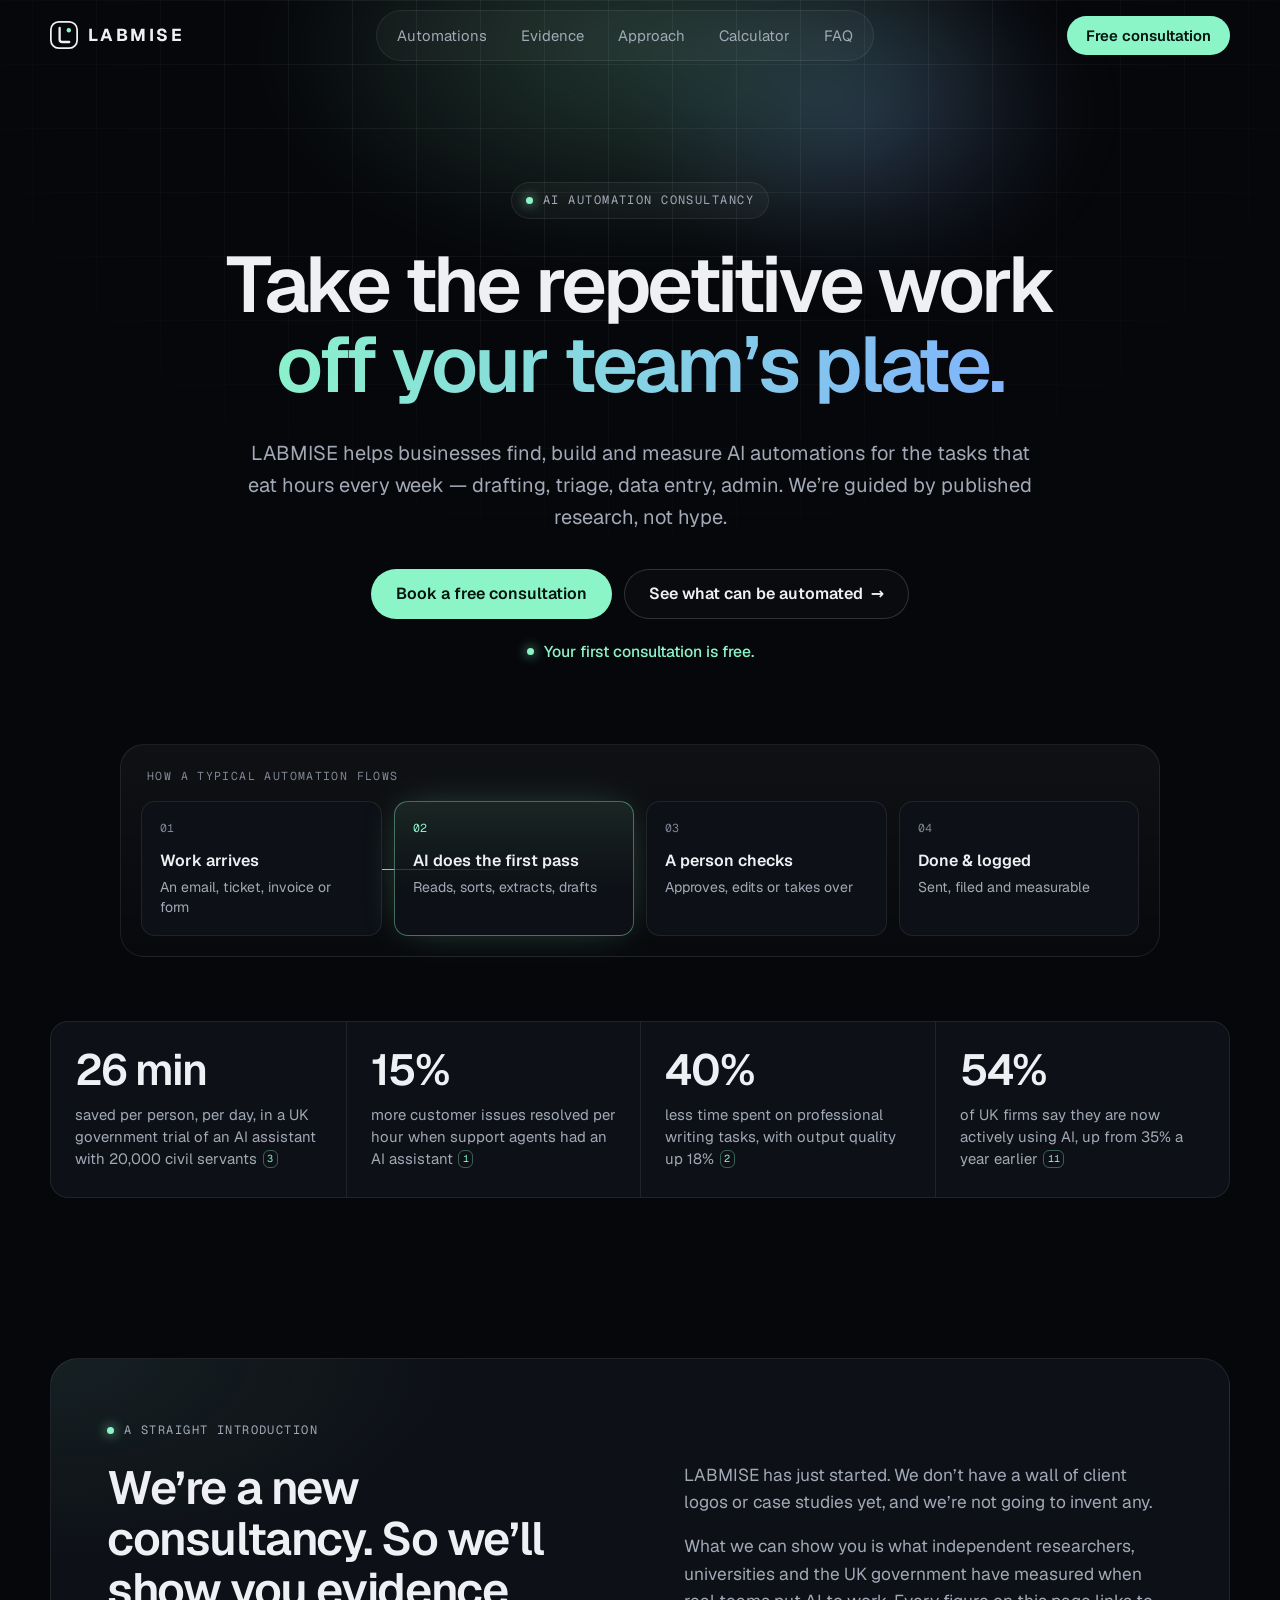
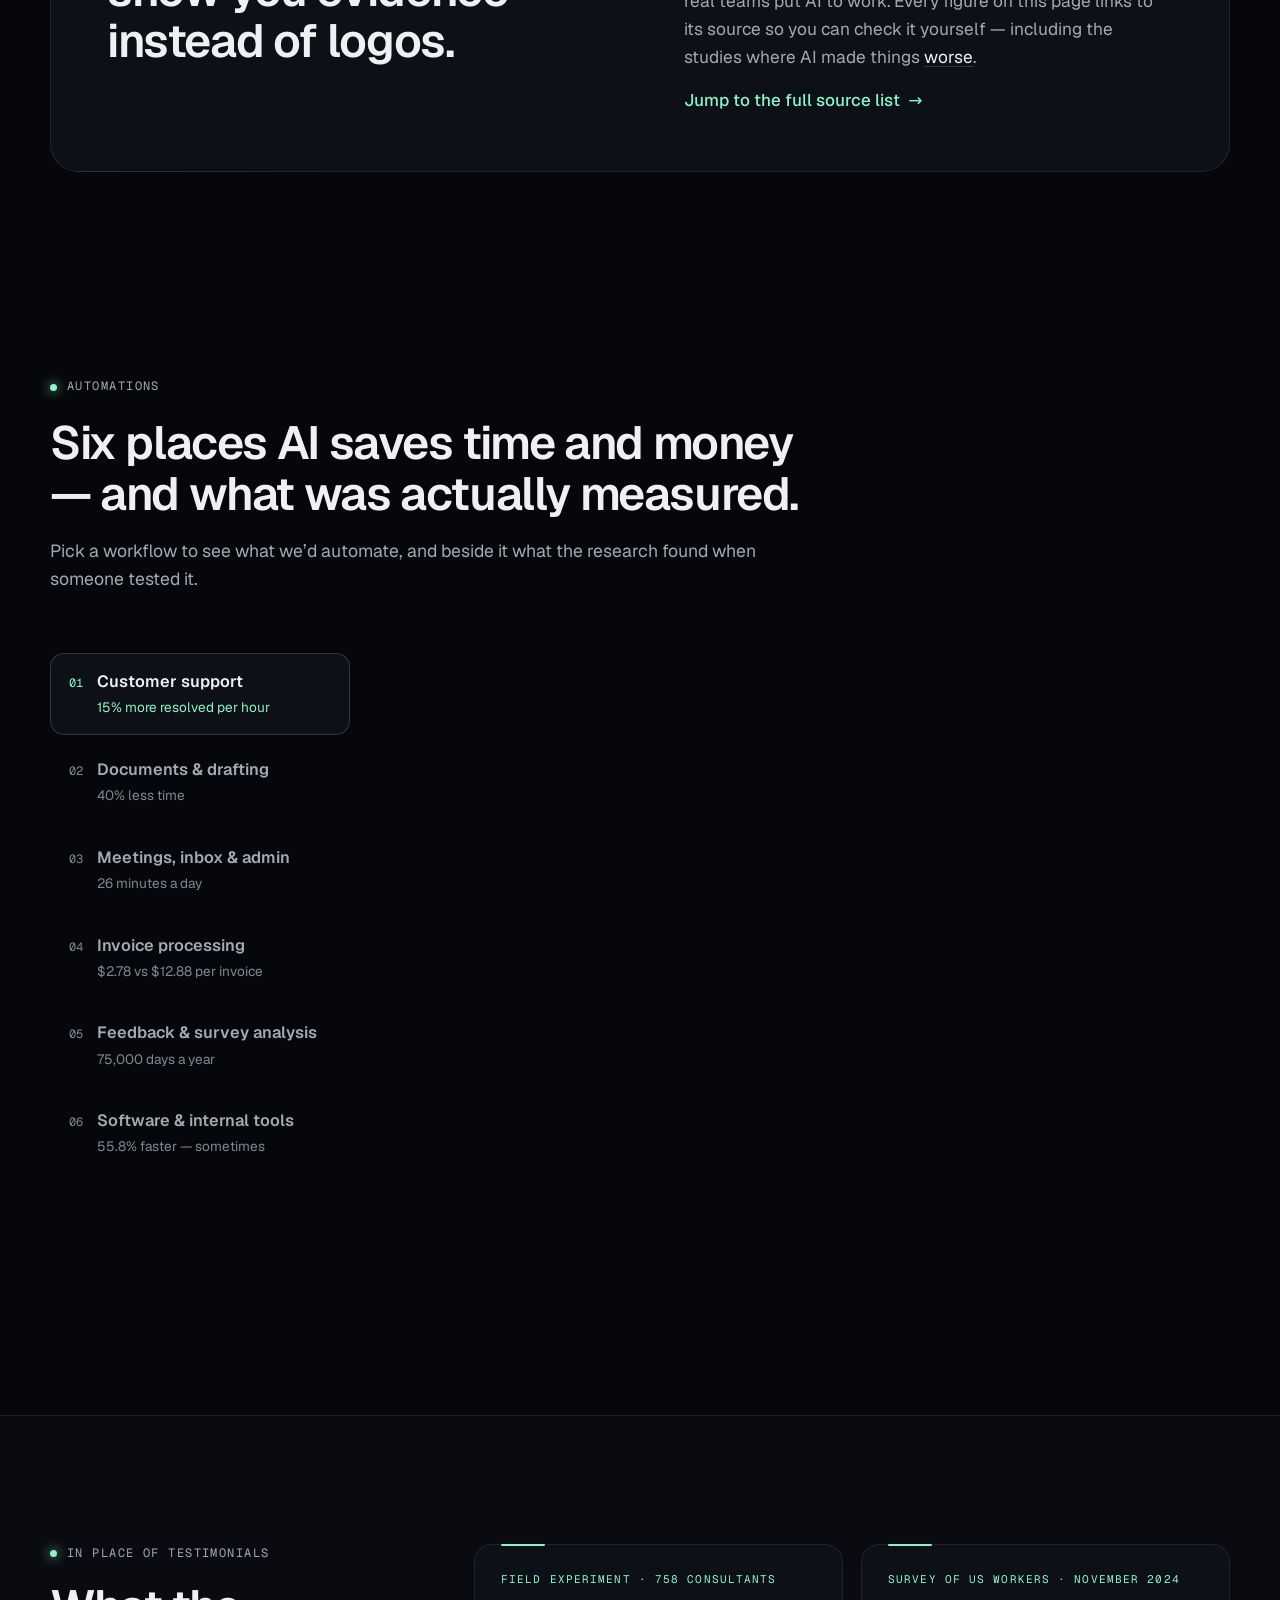
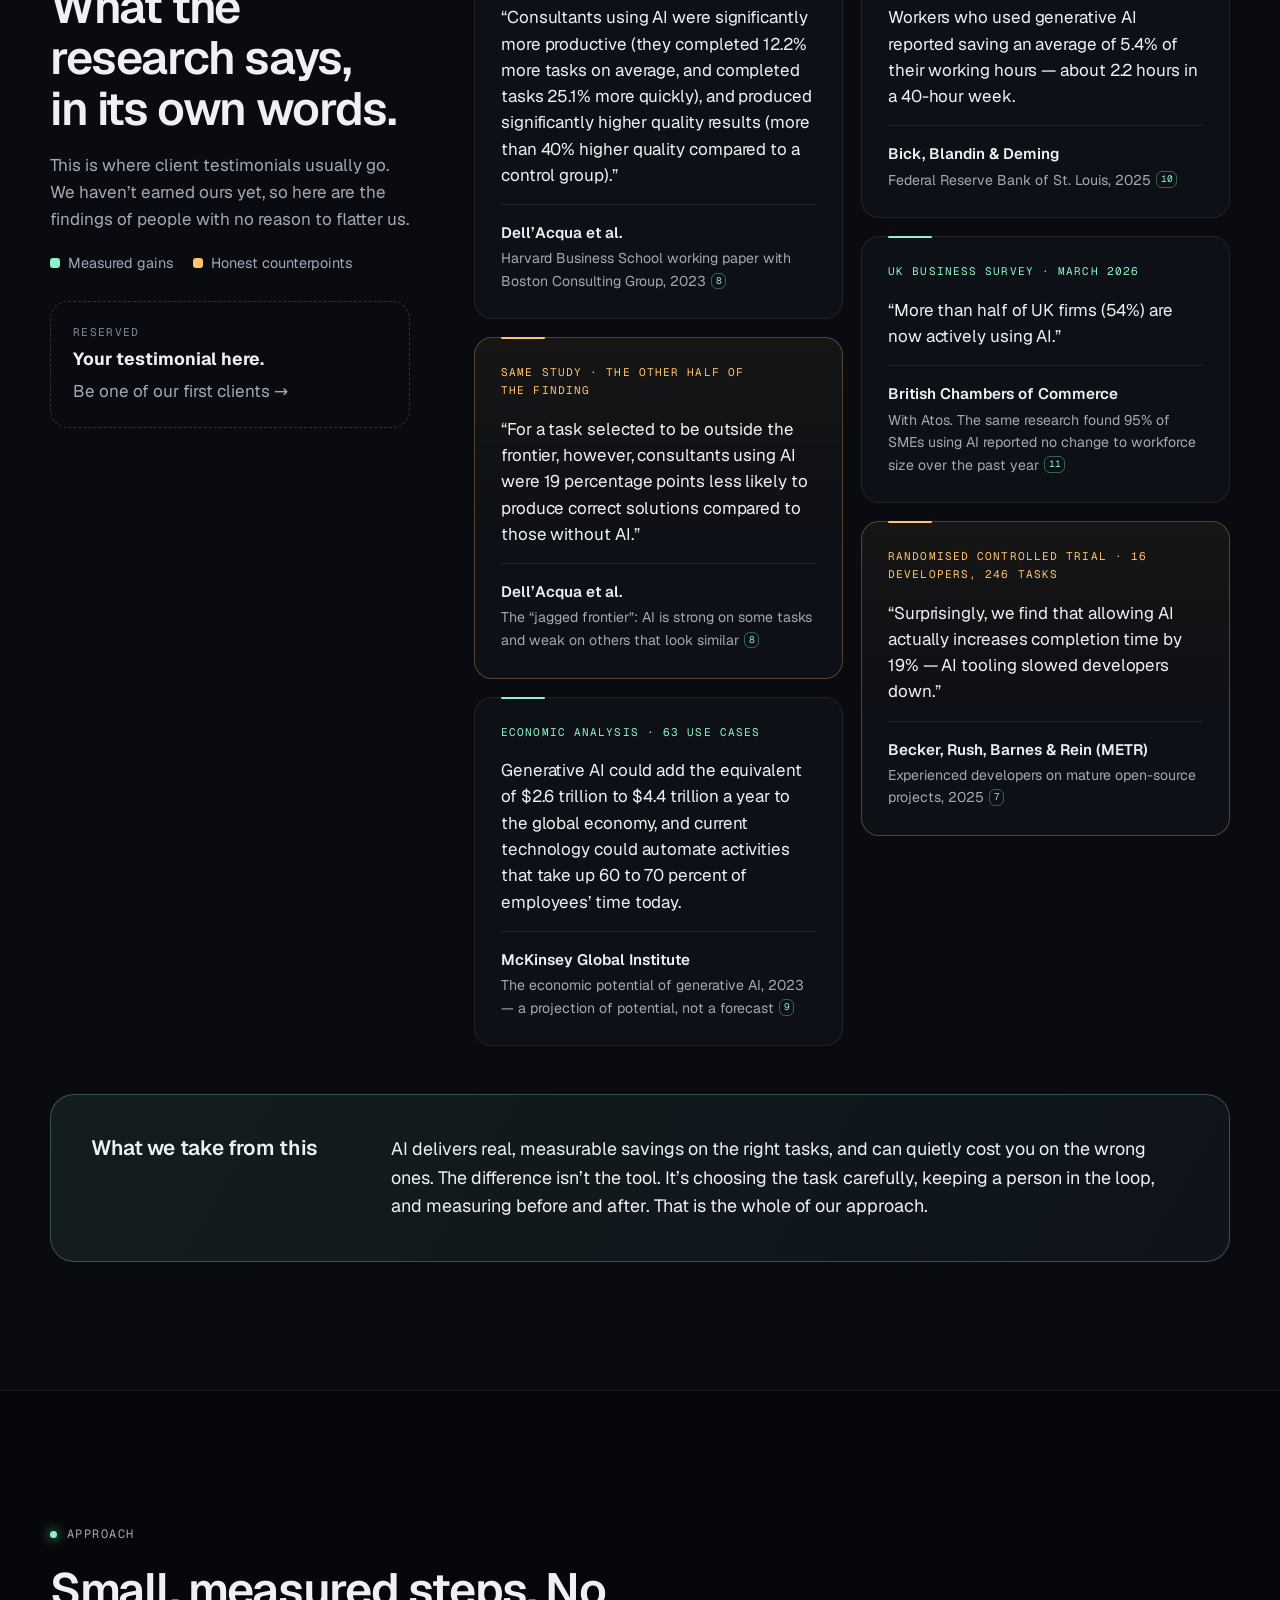
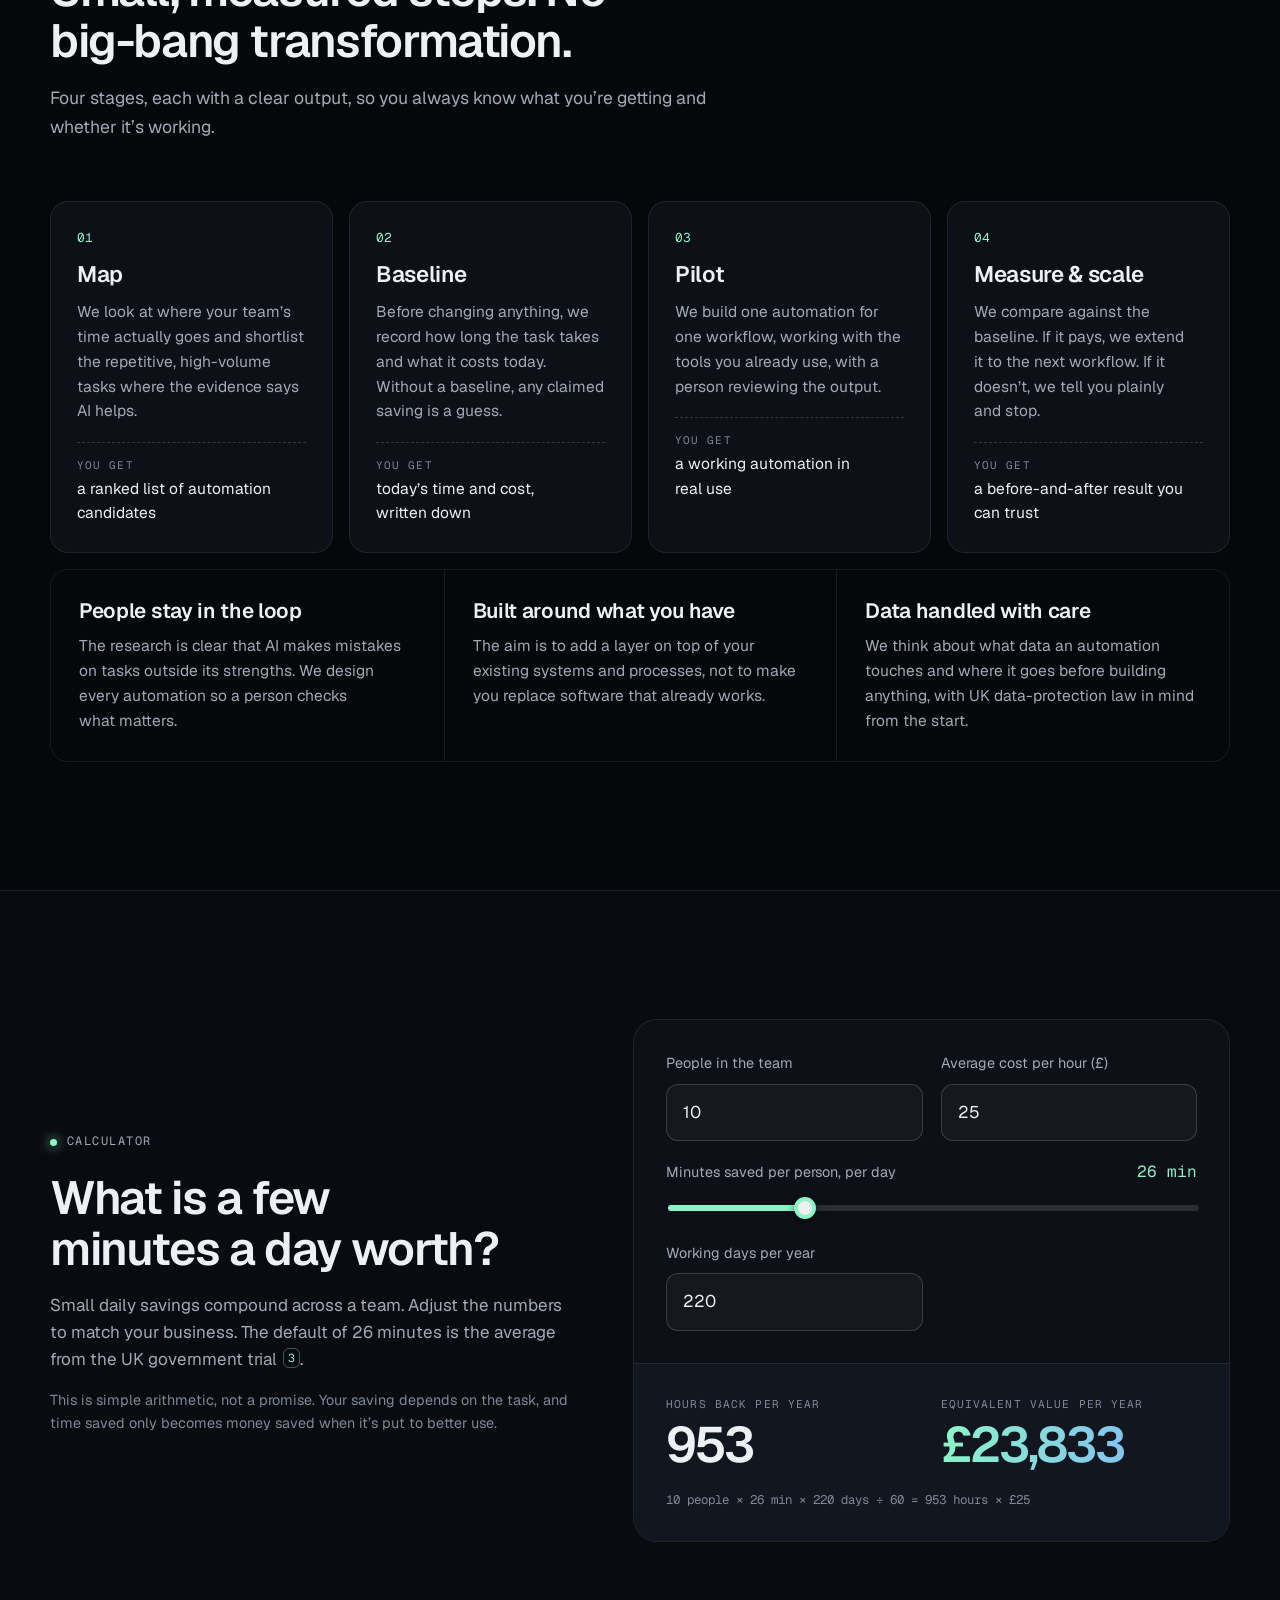
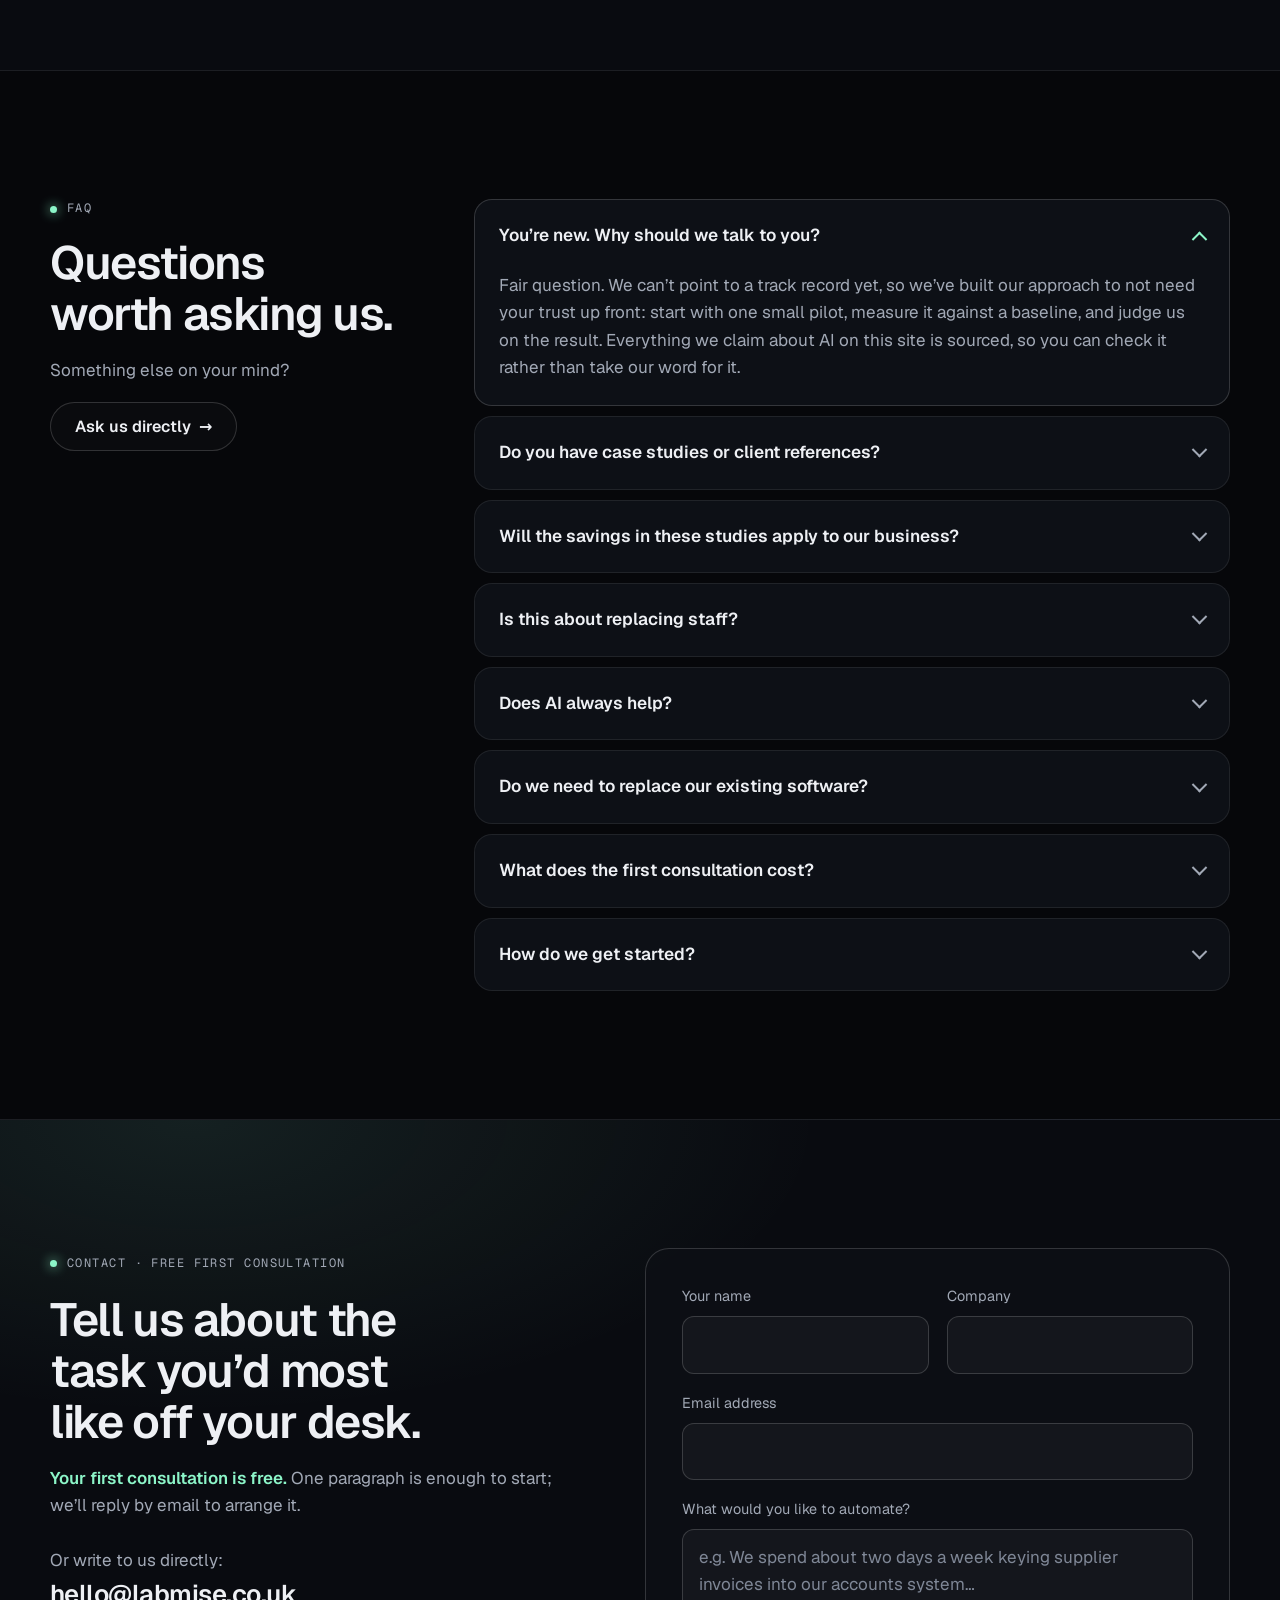
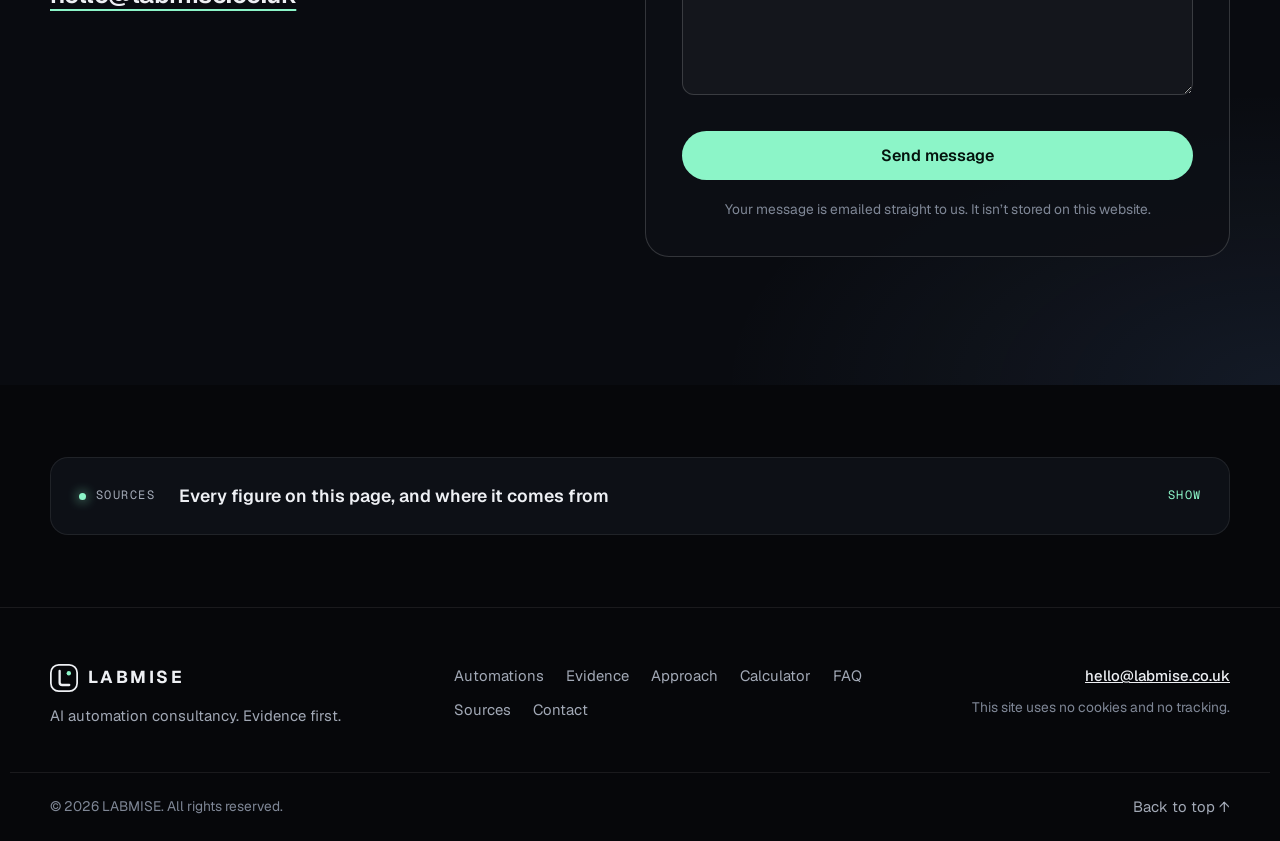
<file: public/index.html>
<!doctype html>
<html lang="en-GB" class="no-js">
<head>
  <meta charset="utf-8">
  <meta name="viewport" content="width=device-width, initial-scale=1">
  <title>LABMISE — AI automation consultancy</title>
  <meta name="description" content="LABMISE helps businesses find, build and measure AI automations for repetitive work. Your first consultation is free.">
  <link rel="canonical" href="https://labmise.co.uk/">
  <meta name="theme-color" content="#06070a">

  <meta property="og:type" content="website">
  <meta property="og:site_name" content="LABMISE">
  <meta property="og:title" content="LABMISE — AI automation consultancy">
  <meta property="og:description" content="Find, build and measure AI automations for the repetitive work that slows your team down. Every figure on the site is linked to its source.">
  <meta property="og:url" content="https://labmise.co.uk/">
  <meta property="og:image" content="https://labmise.co.uk/assets/img/og.png">
  <meta name="twitter:card" content="summary_large_image">

  <link rel="icon" href="favicon.svg" type="image/svg+xml">
  <link rel="preload" href="assets/fonts/geist-latin-wght-normal.woff2" as="font" type="font/woff2" crossorigin>
  <link rel="stylesheet" href="assets/css/styles.css">
  <script>document.documentElement.className = 'js';</script>

  <script type="application/ld+json">
  {
    "@context": "https://schema.org",
    "@type": "ProfessionalService",
    "name": "LABMISE",
    "url": "https://labmise.co.uk/",
    "description": "AI automation consultancy.",
    "email": "hello@labmise.co.uk"
  }
  </script>
</head>
<body>
  <a class="skip" href="#main">Skip to content</a>

  <!-- ============ NAV ============ -->
  <header class="nav" id="top">
    <div class="nav__inner">
      <a class="logo" href="#top" aria-label="LABMISE home">
        <svg class="logo__mark" viewBox="0 0 32 32" aria-hidden="true">
          <rect x="1" y="1" width="30" height="30" rx="9" fill="none" stroke="currentColor" stroke-width="2"/>
          <path d="M11 8v13a3 3 0 0 0 3 3h8" fill="none" stroke="currentColor" stroke-width="2.6" stroke-linecap="round"/>
          <circle cx="21.5" cy="10.5" r="2.5" class="logo__dot"/>
        </svg>
        <span class="logo__word">LABMISE</span>
      </a>

      <nav class="nav__links" id="nav-links" aria-label="Main">
        <a href="#automations">Automations</a>
        <a href="#evidence">Evidence</a>
        <a href="#approach">Approach</a>
        <a href="#calculator">Calculator</a>
        <a href="#faq">FAQ</a>
        <a href="#book" data-booking-only hidden>Book a call</a>
        <a class="nav__cta-mobile" href="#contact">Free consultation</a>
      </nav>

      <a class="btn btn--primary btn--sm nav__cta" href="#contact">Free consultation</a>
      <button class="nav__toggle" type="button" aria-expanded="false" aria-controls="nav-links" aria-label="Open menu">
        <span></span><span></span>
      </button>
    </div>
  </header>

  <main id="main">

    <!-- ============ HERO ============ -->
    <section class="hero">
      <div class="hero__bg" aria-hidden="true">
        <div class="hero__grid"></div>
        <div class="hero__glow"></div>
      </div>

      <div class="wrap hero__content">
        <p class="eyebrow eyebrow--pill"><span class="dot"></span>AI automation consultancy</p>
        <h1>Take the repetitive work <span class="grad">off your team’s plate.</span></h1>
        <p class="hero__lede">LABMISE helps businesses find, build and measure AI automations for the tasks that eat hours every week — drafting, triage, data entry, admin. We’re guided by published research, not hype.</p>
        <div class="hero__actions">
          <a class="btn btn--primary" href="#contact">Book a free consultation</a>
          <a class="btn btn--ghost" href="#automations">See what can be automated <span aria-hidden="true">→</span></a>
        </div>
        <p class="hero__free"><span class="dot"></span>Your first consultation is free.</p>

        <!-- Concept diagram, not a product screenshot -->
        <figure class="flow" aria-label="How a typical automation flows">
          <figcaption class="flow__cap">How a typical automation flows</figcaption>
          <ol class="flow__steps">
            <li class="flow__step"><span class="flow__n">01</span><strong>Work arrives</strong><span>An email, ticket, invoice or form</span></li>
            <li class="flow__step flow__step--ai"><span class="flow__n">02</span><strong>AI does the first pass</strong><span>Reads, sorts, extracts, drafts</span></li>
            <li class="flow__step"><span class="flow__n">03</span><strong>A person checks</strong><span>Approves, edits or takes over</span></li>
            <li class="flow__step"><span class="flow__n">04</span><strong>Done &amp; logged</strong><span>Sent, filed and measurable</span></li>
          </ol>
        </figure>
      </div>

      <div class="wrap">
        <dl class="stats">
          <div class="stat">
            <dt>26 min</dt>
            <dd>saved per person, per day, in a UK government trial of an AI assistant with 20,000 civil servants <a class="ref" href="#src-3" aria-label="Source 3">3</a></dd>
          </div>
          <div class="stat">
            <dt>15%</dt>
            <dd>more customer issues resolved per hour when support agents had an AI assistant <a class="ref" href="#src-1" aria-label="Source 1">1</a></dd>
          </div>
          <div class="stat">
            <dt>40%</dt>
            <dd>less time spent on professional writing tasks, with output quality up 18% <a class="ref" href="#src-2" aria-label="Source 2">2</a></dd>
          </div>
          <div class="stat">
            <dt>54%</dt>
            <dd>of UK firms say they are now actively using AI, up from 35% a year earlier <a class="ref" href="#src-11" aria-label="Source 11">11</a></dd>
          </div>
        </dl>
      </div>
    </section>

    <!-- ============ HONEST INTRO ============ -->
    <section class="section section--tight" id="about">
      <div class="wrap">
        <div class="honest reveal">
          <p class="eyebrow"><span class="dot"></span>A straight introduction</p>
          <div class="honest__grid">
            <h2>We’re a new consultancy. So we’ll show you evidence instead of logos.</h2>
            <div class="honest__body">
              <p>LABMISE has just started. We don’t have a wall of client logos or case studies yet, and we’re not going to invent any.</p>
              <p>What we can show you is what independent researchers, universities and the UK government have measured when real teams put AI to work. Every figure on this page links to its source so you can check it yourself — including the studies where AI made things <em>worse</em>.</p>
              <a class="link-arrow" href="#sources">Jump to the full source list <span aria-hidden="true">→</span></a>
            </div>
          </div>
        </div>
      </div>
    </section>

    <!-- ============ AUTOMATIONS ============ -->
    <section class="section" id="automations">
      <div class="wrap">
        <header class="section__head reveal">
          <p class="eyebrow"><span class="dot"></span>Automations</p>
          <h2>Six places AI saves time and money — and what was actually measured.</h2>
          <p class="section__sub">Pick a workflow to see what we’d automate, and beside it what the research found when someone tested it.</p>
        </header>

        <div class="tabs reveal" data-tabs>
          <div class="tabs__list" role="tablist" aria-label="Automations">
            <button class="tab" role="tab" id="tab-support" aria-controls="panel-support" aria-selected="true">
              <span class="tab__n">01</span><span class="tab__t">Customer support</span><span class="tab__s">15% more resolved per hour</span>
            </button>
            <button class="tab" role="tab" id="tab-writing" aria-controls="panel-writing" aria-selected="false" tabindex="-1">
              <span class="tab__n">02</span><span class="tab__t">Documents &amp; drafting</span><span class="tab__s">40% less time</span>
            </button>
            <button class="tab" role="tab" id="tab-admin" aria-controls="panel-admin" aria-selected="false" tabindex="-1">
              <span class="tab__n">03</span><span class="tab__t">Meetings, inbox &amp; admin</span><span class="tab__s">26 minutes a day</span>
            </button>
            <button class="tab" role="tab" id="tab-finance" aria-controls="panel-finance" aria-selected="false" tabindex="-1">
              <span class="tab__n">04</span><span class="tab__t">Invoice processing</span><span class="tab__s">$2.78 vs $12.88 per invoice</span>
            </button>
            <button class="tab" role="tab" id="tab-feedback" aria-controls="panel-feedback" aria-selected="false" tabindex="-1">
              <span class="tab__n">05</span><span class="tab__t">Feedback &amp; survey analysis</span><span class="tab__s">75,000 days a year</span>
            </button>
            <button class="tab" role="tab" id="tab-software" aria-controls="panel-software" aria-selected="false" tabindex="-1">
              <span class="tab__n">06</span><span class="tab__t">Software &amp; internal tools</span><span class="tab__s">55.8% faster — sometimes</span>
            </button>
          </div>

          <div class="tabs__panels">

            <!-- 01 Support -->
            <article class="panel" role="tabpanel" id="panel-support" aria-labelledby="tab-support">
              <div class="panel__main">
                <h3>Support triage &amp; reply drafting</h3>
                <p>Incoming tickets and emails are sorted, routed to the right person and paired with a suggested reply drawn from your own knowledge base and past resolutions. Your agent reviews it and presses send.</p>
                <h4>What gets automated</h4>
                <ul class="ticks">
                  <li>Categorising and prioritising new tickets</li>
                  <li>Drafting replies from your documentation and previous answers</li>
                  <li>Summarising long threads when a case is handed over</li>
                  <li>Flagging anything that needs a human straight away</li>
                </ul>
                <h4>Where the saving comes from</h4>
                <p>More issues closed per hour by the same team, and new starters reaching the standard of experienced colleagues sooner, because the system surfaces what your best people already know.</p>
              </div>
              <aside class="evidence" aria-label="Research evidence">
                <p class="evidence__tag">Peer-reviewed study · 5,172 support agents</p>
                <p class="evidence__num">15%</p>
                <p class="evidence__what">more issues resolved per hour</p>
                <blockquote>“Access to AI assistance increases worker productivity, as measured by issues resolved per hour, by 15% on average, with substantial heterogeneity across workers.”</blockquote>
                <p class="evidence__cite">Brynjolfsson, Li &amp; Raymond, <cite>Generative AI at Work</cite>, Quarterly Journal of Economics, 2025 <a class="ref" href="#src-1">1</a></p>
                <p class="evidence__caveat"><strong>Worth knowing:</strong> the gains were uneven. The earlier working paper reported a 34% improvement for novice and lower-skilled agents, while the most experienced agents gained little.</p>
              </aside>
            </article>

            <!-- 02 Writing -->
            <article class="panel" role="tabpanel" id="panel-writing" aria-labelledby="tab-writing" hidden>
              <div class="panel__main">
                <h3>Document, report &amp; email drafting</h3>
                <p>First drafts of proposals, reports, policies, job adverts and customer emails are generated from your templates, notes and data. Your people edit and approve instead of starting from a blank page.</p>
                <h4>What gets automated</h4>
                <ul class="ticks">
                  <li>First drafts written in your house style and structure</li>
                  <li>Turning rough notes or bullet points into finished prose</li>
                  <li>Rewriting one document for different audiences</li>
                  <li>Proofreading, tightening and consistency checks</li>
                </ul>
                <h4>Where the saving comes from</h4>
                <p>Time moves from producing a first draft to improving it. In the study opposite, people finished faster <em>and</em> independent graders rated the work higher.</p>
              </div>
              <aside class="evidence" aria-label="Research evidence">
                <p class="evidence__tag">Peer-reviewed experiment · 453 professionals</p>
                <p class="evidence__num">40%</p>
                <p class="evidence__what">less time on writing tasks</p>
                <blockquote>“Access to the assistive chatbot ChatGPT decreased the time it took workers to complete the tasks by 40 percent, and output quality rose by 18 percent.”</blockquote>
                <p class="evidence__cite">MIT News, summarising Noy &amp; Zhang, <cite>Science</cite>, 2023 <a class="ref" href="#src-2">2</a></p>
                <p class="evidence__caveat"><strong>Worth knowing:</strong> the tasks were short, self-contained pieces of 20–30 minutes. Work that needs careful fact-checking will see smaller gains.</p>
              </aside>
            </article>

            <!-- 03 Admin -->
            <article class="panel" role="tabpanel" id="panel-admin" aria-labelledby="tab-admin" hidden>
              <div class="panel__main">
                <h3>Meetings, inbox &amp; everyday admin</h3>
                <p>The small tasks that fill a working day: writing up meetings, catching up on long email threads, updating records, finding the right document. Individually minor, collectively hours a week.</p>
                <h4>What gets automated</h4>
                <ul class="ticks">
                  <li>Meeting notes, decisions and action lists</li>
                  <li>Summaries of long emails and document chains</li>
                  <li>Routine record updates and status reports</li>
                  <li>Searching across files for the answer to a question</li>
                </ul>
                <h4>Where the saving comes from</h4>
                <p>A little time back for every person, every day. In the government trial opposite, 26 minutes a day added up to roughly 13 working days per person over a year.</p>
              </div>
              <aside class="evidence" aria-label="Research evidence">
                <p class="evidence__tag">UK government trial · 20,000 civil servants</p>
                <p class="evidence__num">26 min</p>
                <p class="evidence__what">saved per person, per day</p>
                <blockquote>“Trial participants saved an average of 26 minutes a day when using M365 Copilot.”</blockquote>
                <p class="evidence__cite">Government Digital Service, <cite>Microsoft 365 Copilot Experiment: Cross-Government Findings Report</cite>, 2025 <a class="ref" href="#src-3">3</a></p>
                <p class="evidence__caveat"><strong>Worth knowing:</strong> savings were self-reported, and 17% of users noticed no clear time saving at all. More than a third saved over half an hour a day.</p>
              </aside>
            </article>

            <!-- 04 Finance -->
            <article class="panel" role="tabpanel" id="panel-finance" aria-labelledby="tab-finance" hidden>
              <div class="panel__main">
                <h3>Invoice &amp; accounts-payable processing</h3>
                <p>Invoices arriving as PDFs, scans or emails are read automatically, matched against purchase orders and routed for approval. People deal with the exceptions rather than keying in every line.</p>
                <h4>What gets automated</h4>
                <ul class="ticks">
                  <li>Capturing and extracting invoice data</li>
                  <li>Matching invoices to purchase orders and receipts</li>
                  <li>Routing approvals to the right person</li>
                  <li>Flagging duplicates, mismatches and missing details</li>
                </ul>
                <h4>Where the saving comes from</h4>
                <p>Lower cost per invoice and far shorter cycle times, which also means fewer late-payment problems and a clearer view of cash going out.</p>
              </div>
              <aside class="evidence" aria-label="Research evidence">
                <p class="evidence__tag">Industry benchmark · accounts payable</p>
                <p class="evidence__num">$2.78</p>
                <p class="evidence__what">per invoice at the most automated teams, versus $12.88 elsewhere</p>
                <blockquote class="plain">The best-performing accounts-payable teams process an invoice in 3.1 days for $2.78. Everyone else averages 17.4 days and $12.88.</blockquote>
                <p class="evidence__cite">Ardent Partners, <cite>AP Metrics that Matter in 2025</cite>, as reported by ERP Today <a class="ref" href="#src-4">4</a></p>
                <p class="evidence__caveat"><strong>Worth knowing:</strong> this is a US benchmark comparing teams by how automated they are overall, not a controlled trial of AI. It shows the size of the gap, not a guaranteed result.</p>
              </aside>
            </article>

            <!-- 05 Feedback -->
            <article class="panel" role="tabpanel" id="panel-feedback" aria-labelledby="tab-feedback" hidden>
              <div class="panel__main">
                <h3>Feedback, survey &amp; free-text analysis</h3>
                <p>Thousands of open-text responses — surveys, reviews, complaints, consultation replies — grouped into themes, counted and summarised with representative quotes. An analyst checks the themes rather than reading every line.</p>
                <h4>What gets automated</h4>
                <ul class="ticks">
                  <li>Reading and tagging every response</li>
                  <li>Grouping responses into themes and counting them</li>
                  <li>Pulling out representative quotes</li>
                  <li>Producing a first-draft summary for review</li>
                </ul>
                <h4>Where the saving comes from</h4>
                <p>Days of manual reading become hours of checking, and you can afford to analyse feedback you’d otherwise only sample.</p>
              </div>
              <aside class="evidence" aria-label="Research evidence">
                <p class="evidence__tag">UK government estimate · “Consult” tool</p>
                <p class="evidence__num">75,000</p>
                <p class="evidence__what">days of manual analysis a year</p>
                <blockquote>“Across the 500 consultations the government runs annually, the tool could help save officials from around 75,000 days of analysis every year, which costs the government £20 million in staffing costs.”</blockquote>
                <p class="evidence__cite">Department for Science, Innovation and Technology, press release, 14 May 2025 <a class="ref" href="#src-5">5</a></p>
                <p class="evidence__caveat"><strong>Worth knowing:</strong> this is the government’s own estimate for a tool that was still being trialled, not an audited saving.</p>
              </aside>
            </article>

            <!-- 06 Software -->
            <article class="panel" role="tabpanel" id="panel-software" aria-labelledby="tab-software" hidden>
              <div class="panel__main">
                <h3>Software &amp; internal tools</h3>
                <p>AI coding assistants for the scripts, integrations, dashboards and small internal tools that connect your systems — the glue work that never quite reaches the top of the list.</p>
                <h4>What gets automated</h4>
                <ul class="ticks">
                  <li>Boilerplate, scaffolding and routine code</li>
                  <li>Scripts that move data between systems</li>
                  <li>Tests and documentation</li>
                  <li>Explaining unfamiliar or inherited code</li>
                </ul>
                <h4>Where the saving comes from</h4>
                <p>Well-defined, self-contained tasks get built faster. The evidence opposite is deliberately two-sided: on large, mature codebases, experienced developers were slowed down.</p>
              </div>
              <aside class="evidence" aria-label="Research evidence">
                <p class="evidence__tag">Controlled experiment · GitHub Copilot</p>
                <p class="evidence__num">55.8%</p>
                <p class="evidence__what">faster on a defined coding task</p>
                <blockquote>“The treatment group, with access to the AI pair programmer, completed the task 55.8% faster than the control group.”</blockquote>
                <p class="evidence__cite">Peng, Kalliamvakou, Cihon &amp; Demirer, 2023 <a class="ref" href="#src-6">6</a></p>
                <p class="evidence__caveat evidence__caveat--warn"><strong>The counterpoint:</strong> a 2025 randomised trial of 16 experienced open-source developers working in their own mature projects found AI tools made them 19% <em>slower</em> <a class="ref" href="#src-7">7</a>. Context decides the result.</p>
              </aside>
            </article>

          </div>
        </div>
      </div>
    </section>

    <!-- ============ EVIDENCE (testimonial stand-ins) ============ -->
    <section class="section section--alt" id="evidence">
      <div class="wrap evidence-layout">
        <div class="evidence-layout__side reveal">
          <p class="eyebrow"><span class="dot"></span>In place of testimonials</p>
          <h2>What the research says, in its own words.</h2>
          <p>This is where client testimonials usually go. We haven’t earned ours yet, so here are the findings of people with no reason to flatter us.</p>

          <ul class="legend">
            <li><span class="legend__sw legend__sw--pos"></span>Measured gains</li>
            <li><span class="legend__sw legend__sw--warn"></span>Honest counterpoints</li>
          </ul>

          <!-- TESTIMONIAL SLOT: when you have a client quote, copy a .quote card
               from the right-hand column, replace the text, and add it at the top. -->
          <a class="slot" href="#contact">
            <span class="slot__label">Reserved</span>
            <strong>Your testimonial here.</strong>
            <span>Be one of our first clients <span aria-hidden="true">→</span></span>
          </a>
        </div>

        <div class="quotes">
          <figure class="quote reveal">
            <p class="quote__tag">Field experiment · 758 consultants</p>
            <blockquote>“Consultants using AI were significantly more productive (they completed 12.2% more tasks on average, and completed tasks 25.1% more quickly), and produced significantly higher quality results (more than 40% higher quality compared to a control group).”</blockquote>
            <figcaption>
              <strong>Dell’Acqua et al.</strong>
              <span>Harvard Business School working paper with Boston Consulting Group, 2023 <a class="ref" href="#src-8">8</a></span>
            </figcaption>
          </figure>

          <figure class="quote quote--warn reveal">
            <p class="quote__tag">Same study · the other half of the finding</p>
            <blockquote>“For a task selected to be outside the frontier, however, consultants using AI were 19 percentage points less likely to produce correct solutions compared to those without AI.”</blockquote>
            <figcaption>
              <strong>Dell’Acqua et al.</strong>
              <span>The “jagged frontier”: AI is strong on some tasks and weak on others that look similar <a class="ref" href="#src-8">8</a></span>
            </figcaption>
          </figure>

          <figure class="quote reveal">
            <p class="quote__tag">Economic analysis · 63 use cases</p>
            <blockquote class="plain">Generative AI could add the equivalent of $2.6 trillion to $4.4 trillion a year to the global economy, and current technology could automate activities that take up 60 to 70 percent of employees’ time today.</blockquote>
            <figcaption>
              <strong>McKinsey Global Institute</strong>
              <span>The economic potential of generative AI, 2023 — a projection of potential, not a forecast <a class="ref" href="#src-9">9</a></span>
            </figcaption>
          </figure>

          <figure class="quote reveal">
            <p class="quote__tag">Survey of US workers · November 2024</p>
            <blockquote class="plain">Workers who used generative AI reported saving an average of 5.4% of their working hours — about 2.2 hours in a 40-hour week.</blockquote>
            <figcaption>
              <strong>Bick, Blandin &amp; Deming</strong>
              <span>Federal Reserve Bank of St. Louis, 2025 <a class="ref" href="#src-10">10</a></span>
            </figcaption>
          </figure>

          <figure class="quote reveal">
            <p class="quote__tag">UK business survey · March 2026</p>
            <blockquote>“More than half of UK firms (54%) are now actively using AI.”</blockquote>
            <figcaption>
              <strong>British Chambers of Commerce</strong>
              <span>With Atos. The same research found 95% of SMEs using AI reported no change to workforce size over the past year <a class="ref" href="#src-11">11</a></span>
            </figcaption>
          </figure>

          <figure class="quote quote--warn reveal">
            <p class="quote__tag">Randomised controlled trial · 16 developers, 246 tasks</p>
            <blockquote>“Surprisingly, we find that allowing AI actually increases completion time by 19% — AI tooling slowed developers down.”</blockquote>
            <figcaption>
              <strong>Becker, Rush, Barnes &amp; Rein (METR)</strong>
              <span>Experienced developers on mature open-source projects, 2025 <a class="ref" href="#src-7">7</a></span>
            </figcaption>
          </figure>
        </div>
      </div>

      <div class="wrap">
        <div class="takeaway reveal">
          <h3>What we take from this</h3>
          <p>AI delivers real, measurable savings on the right tasks, and can quietly cost you on the wrong ones. The difference isn’t the tool. It’s choosing the task carefully, keeping a person in the loop, and measuring before and after. That is the whole of our approach.</p>
        </div>
      </div>
    </section>

    <!-- ============ APPROACH ============ -->
    <section class="section" id="approach">
      <div class="wrap">
        <header class="section__head reveal">
          <p class="eyebrow"><span class="dot"></span>Approach</p>
          <h2>Small, measured steps. No big-bang transformation.</h2>
          <p class="section__sub">Four stages, each with a clear output, so you always know what you’re getting and whether it’s working.</p>
        </header>

        <ol class="steps">
          <li class="step reveal">
            <span class="step__n">01</span>
            <h3>Map</h3>
            <p>We look at where your team’s time actually goes and shortlist the repetitive, high-volume tasks where the evidence says AI helps.</p>
            <p class="step__out"><span>You get</span> a ranked list of automation candidates</p>
          </li>
          <li class="step reveal">
            <span class="step__n">02</span>
            <h3>Baseline</h3>
            <p>Before changing anything, we record how long the task takes and what it costs today. Without a baseline, any claimed saving is a guess.</p>
            <p class="step__out"><span>You get</span> today’s time and cost, written down</p>
          </li>
          <li class="step reveal">
            <span class="step__n">03</span>
            <h3>Pilot</h3>
            <p>We build one automation for one workflow, working with the tools you already use, with a person reviewing the output.</p>
            <p class="step__out"><span>You get</span> a working automation in real use</p>
          </li>
          <li class="step reveal">
            <span class="step__n">04</span>
            <h3>Measure &amp; scale</h3>
            <p>We compare against the baseline. If it pays, we extend it to the next workflow. If it doesn’t, we tell you plainly and stop.</p>
            <p class="step__out"><span>You get</span> a before-and-after result you can trust</p>
          </li>
        </ol>

        <div class="principles">
          <div class="principle reveal">
            <h3>People stay in the loop</h3>
            <p>The research is clear that AI makes mistakes on tasks outside its strengths. We design every automation so a person checks what matters.</p>
          </div>
          <div class="principle reveal">
            <h3>Built around what you have</h3>
            <p>The aim is to add a layer on top of your existing systems and processes, not to make you replace software that already works.</p>
          </div>
          <div class="principle reveal">
            <h3>Data handled with care</h3>
            <p>We think about what data an automation touches and where it goes before building anything, with UK data-protection law in mind from the start.</p>
          </div>
        </div>
      </div>
    </section>

    <!-- ============ CALCULATOR ============ -->
    <section class="section section--alt" id="calculator">
      <div class="wrap calc-layout">
        <div class="reveal">
          <p class="eyebrow"><span class="dot"></span>Calculator</p>
          <h2>What is a few minutes a day worth?</h2>
          <p>Small daily savings compound across a team. Adjust the numbers to match your business. The default of 26 minutes is the average from the UK government trial <a class="ref" href="#src-3">3</a>.</p>
          <p class="note">This is simple arithmetic, not a promise. Your saving depends on the task, and time saved only becomes money saved when it’s put to better use.</p>
        </div>

        <form class="calc reveal" id="calc" novalidate>
          <div class="calc__inputs">
            <label class="field">
              <span>People in the team</span>
              <input type="number" id="c-people" inputmode="numeric" min="1" max="100000" value="10">
            </label>
            <label class="field">
              <span>Average cost per hour (£)</span>
              <input type="number" id="c-rate" inputmode="decimal" min="0" max="10000" step="0.5" value="25">
            </label>
            <label class="field field--range">
              <span>Minutes saved per person, per day <output id="c-min-out" for="c-min">26</output></span>
              <input type="range" id="c-min" min="5" max="90" step="1" value="26">
            </label>
            <label class="field">
              <span>Working days per year</span>
              <input type="number" id="c-days" inputmode="numeric" min="1" max="366" value="220">
            </label>
          </div>
          <div class="calc__result" aria-live="polite">
            <div>
              <span class="calc__label">Hours back per year</span>
              <strong id="c-hours">953</strong>
            </div>
            <div>
              <span class="calc__label">Equivalent value per year</span>
              <strong id="c-value" class="grad">£23,833</strong>
            </div>
            <p class="calc__formula" id="c-formula">10 people × 26 min × 220 days ÷ 60 = 953 hours × £25</p>
          </div>
        </form>
      </div>
    </section>

    <!-- ============ FAQ ============ -->
    <section class="section" id="faq">
      <div class="wrap faq-layout">
        <header class="reveal">
          <p class="eyebrow"><span class="dot"></span>FAQ</p>
          <h2>Questions worth asking us.</h2>
          <p>Something else on your mind?</p>
          <a class="btn btn--ghost" href="#contact">Ask us directly <span aria-hidden="true">→</span></a>
        </header>

        <div class="faq reveal">
          <details open>
            <summary>You’re new. Why should we talk to you?</summary>
            <p>Fair question. We can’t point to a track record yet, so we’ve built our approach to not need your trust up front: start with one small pilot, measure it against a baseline, and judge us on the result. Everything we claim about AI on this site is sourced, so you can check it rather than take our word for it.</p>
          </details>
          <details>
            <summary>Do you have case studies or client references?</summary>
            <p>Not yet. LABMISE has only just started, and we won’t publish invented or anonymised “success stories”. When we have real client results, they’ll appear here with the client’s permission.</p>
          </details>
          <details>
            <summary>Will the savings in these studies apply to our business?</summary>
            <p>Not automatically. The figures come from specific teams doing specific tasks, and results vary widely, even within the same study. That is why we record a baseline first and measure your own before-and-after rather than quoting someone else’s number.</p>
          </details>
          <details>
            <summary>Is this about replacing staff?</summary>
            <p>The studies we cite measured people working <em>with</em> AI: the same team getting through more, or getting time back. In the British Chambers of Commerce’s 2026 research, 95% of SMEs using AI said it had not changed the size of their workforce over the past year <a class="ref" href="#src-11">11</a>. How you use the time saved is your decision.</p>
          </details>
          <details>
            <summary>Does AI always help?</summary>
            <p>No, and anyone who says so hasn’t read the research. One trial found experienced developers were 19% slower with AI tools <a class="ref" href="#src-7">7</a>; another found consultants were more likely to get a task wrong when it fell outside what AI does well <a class="ref" href="#src-8">8</a>. Picking the right task matters more than picking the right tool.</p>
          </details>
          <details>
            <summary>Do we need to replace our existing software?</summary>
            <p>That isn’t the goal. We aim to work with the systems you already have and add automation on top. If something can’t be done sensibly with your current setup, we’ll say so before any work starts.</p>
          </details>
          <details>
            <summary>What does the first consultation cost?</summary>
            <p>Nothing. Your first consultation is free. We’ll talk through the task that’s costing you the most time and whether it’s a good candidate for automation.</p>
          </details>
          <details>
            <summary>How do we get started?</summary>
            <p>Send us a message describing the task that takes up the most time in your business. We’ll come back to you to arrange your free first consultation.</p>
          </details>
        </div>
      </div>
    </section>

    <!-- ============ CONTACT ============ -->
    <section class="section section--cta" id="contact">
      <div class="wrap contact-layout">
        <div class="reveal">
          <p class="eyebrow"><span class="dot"></span>Contact · Free first consultation</p>
          <h2>Tell us about the task you’d most like off your desk.</h2>
          <p><strong class="hl">Your first consultation is free.</strong> One paragraph is enough to start; we’ll reply by email to arrange it.</p>
          <p class="contact__email">Or write to us directly:<br><a href="mailto:hello@labmise.co.uk">hello@labmise.co.uk</a></p>
          <p data-booking-only hidden><a class="link-arrow" href="#book">Or book a call <span aria-hidden="true">→</span></a></p>
        </div>

        <!-- Turnstile spam check: paste the SITE key into data-turnstile-sitekey to switch it on
             (and set the TURNSTILE_SECRET secret on the Worker). Leave empty to keep it off. -->
        <form class="form reveal" id="contact-form" action="/api/contact" method="post" data-turnstile-sitekey="">
          <div class="hp" aria-hidden="true">
            <label>Leave this field empty <input type="text" name="website" tabindex="-1" autocomplete="off"></label>
          </div>
          <div class="form__row">
            <label class="field">
              <span>Your name</span>
              <input type="text" name="name" id="f-name" autocomplete="name" required>
            </label>
            <label class="field">
              <span>Company</span>
              <input type="text" name="company" id="f-company" autocomplete="organization">
            </label>
          </div>
          <label class="field">
            <span>Email address</span>
            <input type="email" name="email" id="f-email" autocomplete="email" required>
          </label>
          <label class="field">
            <span>What would you like to automate?</span>
            <textarea name="message" id="f-message" rows="5" required placeholder="e.g. We spend about two days a week keying supplier invoices into our accounts system…"></textarea>
          </label>
          <div id="turnstile-slot"></div>
          <button class="btn btn--primary btn--block" type="submit">Send message</button>
          <p class="form__note" id="form-note" role="status" aria-live="polite">Your message is emailed straight to us. It isn’t stored on this website.</p>
        </form>
      </div>
    </section>

    <!-- ============ BOOKING ============
         Hidden until a booking link is set. Paste your Cal.com or Calendly link into
         data-booking-url below (e.g. https://cal.com/yourname/intro) and this section,
         plus the "Book a call" links, appear automatically. -->
    <section class="section section--alt" id="book" data-booking-url="" hidden>
      <div class="wrap booking-layout">
        <div class="reveal">
          <p class="eyebrow"><span class="dot"></span>Book a call</p>
          <h2>Book your free first consultation.</h2>
          <p>Pick a time that suits you and we’ll talk about the task you’d like to automate.</p>
          <p class="note">The calendar is provided by a third-party booking service and only loads when you open it.</p>
        </div>
        <div class="booking reveal">
          <div class="booking__frame" id="booking-frame">
            <button class="btn btn--primary" type="button" id="booking-load">Show available times</button>
            <a class="link-arrow" id="booking-link" href="#" target="_blank" rel="noopener">Or open the booking page in a new tab <span aria-hidden="true">→</span></a>
          </div>
        </div>
      </div>
    </section>

    <!-- ============ SOURCES ============ -->
    <section class="section section--tight" id="sources">
      <div class="wrap">
        <details class="sources">
          <summary><span class="eyebrow"><span class="dot"></span>Sources</span><span class="sources__title">Every figure on this page, and where it comes from</span></summary>
          <ol class="sources__list">
            <li id="src-1">Brynjolfsson, E., Li, D. &amp; Raymond, L. <em>Generative AI at Work.</em> The Quarterly Journal of Economics, 2025. <a href="https://arxiv.org/abs/2304.11771" rel="noopener">arxiv.org/abs/2304.11771</a>. The 34% figure for novice agents is from the 2023 working-paper version: <a href="https://www.nber.org/papers/w31161" rel="noopener">NBER Working Paper 31161</a>.</li>
            <li id="src-2">Noy, S. &amp; Zhang, W. <em>Experimental evidence on the productivity effects of generative artificial intelligence.</em> Science 381(6654), 2023. <a href="https://doi.org/10.1126/science.adh2586" rel="noopener">doi.org/10.1126/science.adh2586</a>. Summary and quotation: <a href="https://news.mit.edu/2023/study-finds-chatgpt-boosts-worker-productivity-writing-0714" rel="noopener">MIT News, 14 July 2023</a>.</li>
            <li id="src-3">Government Digital Service. <em>Microsoft 365 Copilot Experiment: Cross-Government Findings Report.</em> June 2025. <a href="https://www.gov.uk/government/publications/microsoft-365-copilot-experiment-cross-government-findings-report/microsoft-365-copilot-experiment-cross-government-findings-report-html" rel="noopener">gov.uk</a>. See also the <a href="https://www.gov.uk/government/news/landmark-government-trial-shows-ai-could-save-civil-servants-nearly-2-weeks-a-year" rel="noopener">press release of 2 June 2025</a>.</li>
            <li id="src-4">Ardent Partners. <em>AP Metrics that Matter in 2025.</em> Figures as reported by <a href="https://erp.today/why-ap-workflow-automation-still-leaves-finance-teams-doing-manual-work/" rel="noopener">ERP Today</a>.</li>
            <li id="src-5">Department for Science, Innovation and Technology. <em>Government-built “Humphrey” AI tool reviews responses to consultation for first time in bid to save millions.</em> Press release, 14 May 2025. <a href="https://www.gov.uk/government/news/government-built-humphrey-ai-tool-reviews-responses-to-consultation-for-first-time-in-bid-to-save-millions" rel="noopener">gov.uk</a>.</li>
            <li id="src-6">Peng, S., Kalliamvakou, E., Cihon, P. &amp; Demirer, M. <em>The Impact of AI on Developer Productivity: Evidence from GitHub Copilot.</em> 2023. <a href="https://arxiv.org/abs/2302.06590" rel="noopener">arxiv.org/abs/2302.06590</a>.</li>
            <li id="src-7">Becker, J., Rush, N., Barnes, E. &amp; Rein, D. <em>Measuring the Impact of Early-2025 AI on Experienced Open-Source Developer Productivity.</em> METR, 2025. <a href="https://arxiv.org/abs/2507.09089" rel="noopener">arxiv.org/abs/2507.09089</a>.</li>
            <li id="src-8">Dell’Acqua, F. et al. <em>Navigating the Jagged Technological Frontier: Field Experimental Evidence of the Effects of AI on Knowledge Worker Productivity and Quality.</em> Harvard Business School Working Paper 24-013, 2023. <a href="https://ssrn.com/abstract=4573321" rel="noopener">ssrn.com/abstract=4573321</a>.</li>
            <li id="src-9">McKinsey Global Institute. <em>The economic potential of generative AI: The next productivity frontier.</em> June 2023. <a href="https://www.mckinsey.com/capabilities/tech-and-ai/our-insights/the-economic-potential-of-generative-ai-the-next-productivity-frontier" rel="noopener">mckinsey.com</a>.</li>
            <li id="src-10">Bick, A., Blandin, A. &amp; Deming, D. <em>The Impact of Generative AI on Work Productivity.</em> Federal Reserve Bank of St. Louis, On the Economy, 27 February 2025. <a href="https://www.stlouisfed.org/on-the-economy/2025/feb/impact-generative-ai-work-productivity" rel="noopener">stlouisfed.org</a>.</li>
            <li id="src-11">British Chambers of Commerce, with Atos. <em>Half of SMEs using AI — with limited headcount impact so far.</em> 18 March 2026. <a href="https://www.britishchambers.org.uk/news/2026/03/half-of-smes-using-ai-with-limited-headcount-impact-so-far/" rel="noopener">britishchambers.org.uk</a>.</li>
          </ol>
          <p class="sources__note">Quotations are reproduced from the sources above. Figures describe the teams and tasks in each study and are not a prediction of results for any other organisation.</p>
        </details>
      </div>
    </section>
  </main>

  <!-- ============ FOOTER ============ -->
  <footer class="footer">
    <div class="wrap footer__inner">
      <div class="footer__brand">
        <a class="logo" href="#top" aria-label="LABMISE home">
          <svg class="logo__mark" viewBox="0 0 32 32" aria-hidden="true">
            <rect x="1" y="1" width="30" height="30" rx="9" fill="none" stroke="currentColor" stroke-width="2"/>
            <path d="M11 8v13a3 3 0 0 0 3 3h8" fill="none" stroke="currentColor" stroke-width="2.6" stroke-linecap="round"/>
            <circle cx="21.5" cy="10.5" r="2.5" class="logo__dot"/>
          </svg>
          <span class="logo__word">LABMISE</span>
        </a>
        <p>AI automation consultancy. Evidence first.</p>
      </div>
      <nav class="footer__nav" aria-label="Footer">
        <a href="#automations">Automations</a>
        <a href="#evidence">Evidence</a>
        <a href="#approach">Approach</a>
        <a href="#calculator">Calculator</a>
        <a href="#faq">FAQ</a>
        <a href="#sources">Sources</a>
        <a href="#contact">Contact</a>
      </nav>
      <div class="footer__contact">
        <a href="mailto:hello@labmise.co.uk">hello@labmise.co.uk</a>
        <p>This site uses no cookies and no tracking.</p>
      </div>
    </div>
    <div class="wrap footer__base">
      <p>© <span id="year">2026</span> LABMISE. All rights reserved.</p>
      <a href="#top">Back to top ↑</a>
    </div>
  </footer>

  <script src="assets/js/main.js" defer></script>
</body>
</html>
</file>
<file: assets/css/styles.css>
/* LABMISE — styles
   -------------------------------------------------- */

@font-face {
  font-family: "Geist";
  src: url("../fonts/geist-latin-wght-normal.woff2") format("woff2");
  font-weight: 100 900;
  font-style: normal;
  font-display: swap;
}
@font-face {
  font-family: "Geist Mono";
  src: url("../fonts/geist-mono-latin-wght-normal.woff2") format("woff2");
  font-weight: 100 900;
  font-style: normal;
  font-display: swap;
}

:root {
  --bg: #06070a;
  --bg-alt: #090b10;
  --panel: #0d1016;
  --panel-2: #12161e;
  --line: rgba(255, 255, 255, 0.08);
  --line-strong: rgba(255, 255, 255, 0.16);
  --text: #eef0f4;
  --muted: #a2a9b6;
  --dim: #7f8796;
  --accent: #8cf5c8;
  --accent-2: #7fb0ff;
  --accent-ink: #04130d;
  --warn: #ffc56e;
  --radius: 18px;
  --radius-sm: 12px;
  --wrap: 1180px;
  --gutter: clamp(18px, 4vw, 40px);
  --sans: "Geist", ui-sans-serif, system-ui, -apple-system, "Segoe UI", Roboto, "Helvetica Neue", Arial, sans-serif;
  --mono: "Geist Mono", ui-monospace, SFMono-Regular, Menlo, Consolas, monospace;
  --nav-h: 72px;
}

*, *::before, *::after { box-sizing: border-box; }

html {
  scroll-behavior: smooth;
  scroll-padding-top: calc(var(--nav-h) + 16px);
  -webkit-text-size-adjust: 100%;
}

body {
  margin: 0;
  background: var(--bg);
  color: var(--text);
  font-family: var(--sans);
  font-size: 17px;
  line-height: 1.6;
  -webkit-font-smoothing: antialiased;
  text-rendering: optimizeLegibility;
  overflow-x: hidden;
}

h1, h2, h3, h4, p, ul, ol, dl, dd, figure, blockquote { margin: 0; }
ul, ol { padding: 0; list-style: none; }
a { color: inherit; }
img, svg { display: block; max-width: 100%; }
button, input, textarea { font: inherit; color: inherit; }
em { font-style: normal; color: var(--text); text-decoration: underline; text-decoration-color: var(--line-strong); text-underline-offset: 3px; }

:focus-visible {
  outline: 2px solid var(--accent);
  outline-offset: 3px;
  border-radius: 6px;
}

.wrap {
  width: 100%;
  max-width: calc(var(--wrap) + var(--gutter) * 2);
  margin-inline: auto;
  padding-inline: var(--gutter);
}

.skip {
  position: absolute;
  left: 12px; top: -60px;
  z-index: 100;
  background: var(--accent);
  color: var(--accent-ink);
  padding: 10px 16px;
  border-radius: 10px;
  font-weight: 600;
  text-decoration: none;
}
.skip:focus { top: 12px; }

/* ---------- Type ---------- */

h1 {
  font-size: clamp(2.5rem, 6.6vw, 4.9rem);
  line-height: 1.02;
  letter-spacing: -0.04em;
  font-weight: 600;
  text-wrap: balance;
}
h2 {
  font-size: clamp(1.85rem, 3.8vw, 2.9rem);
  line-height: 1.1;
  letter-spacing: -0.03em;
  font-weight: 600;
  text-wrap: balance;
}
h3 {
  font-size: 1.3rem;
  line-height: 1.25;
  letter-spacing: -0.015em;
  font-weight: 600;
}
h4 {
  font-family: var(--mono);
  font-size: 0.74rem;
  font-weight: 500;
  letter-spacing: 0.1em;
  text-transform: uppercase;
  color: var(--dim);
}
p { color: var(--muted); text-wrap: pretty; }

.grad {
  background: linear-gradient(95deg, var(--accent) 0%, var(--accent-2) 100%);
  -webkit-background-clip: text;
  background-clip: text;
  color: transparent;
}

.eyebrow {
  display: inline-flex;
  align-items: center;
  gap: 10px;
  font-family: var(--mono);
  font-size: 0.75rem;
  letter-spacing: 0.12em;
  text-transform: uppercase;
  color: var(--muted);
}
.eyebrow--pill {
  padding: 8px 14px;
  border: 1px solid var(--line);
  border-radius: 999px;
  background: rgba(255, 255, 255, 0.03);
}
.dot {
  width: 7px; height: 7px;
  border-radius: 50%;
  background: var(--accent);
  box-shadow: 0 0 12px var(--accent);
  flex: none;
}

.ref {
  display: inline-block;
  min-width: 1.5em;
  padding: 0 0.35em;
  margin-left: 0.15em;
  font-family: var(--mono);
  font-size: 0.68em;
  line-height: 1.55;
  text-align: center;
  text-decoration: none;
  vertical-align: 0.25em;
  color: var(--accent);
  border: 1px solid rgba(140, 245, 200, 0.35);
  border-radius: 6px;
  transition: background 0.15s, color 0.15s;
}
.ref:hover { background: var(--accent); color: var(--accent-ink); }

.link-arrow {
  display: inline-flex;
  gap: 8px;
  color: var(--accent);
  font-weight: 500;
  text-decoration: none;
}
.link-arrow:hover { text-decoration: underline; text-underline-offset: 4px; }

/* ---------- Buttons ---------- */

.btn {
  display: inline-flex;
  align-items: center;
  justify-content: center;
  gap: 8px;
  padding: 14px 24px;
  border-radius: 999px;
  border: 1px solid transparent;
  font-weight: 600;
  font-size: 1rem;
  line-height: 1.2;
  text-decoration: none;
  cursor: pointer;
  transition: transform 0.15s, background 0.15s, border-color 0.15s, box-shadow 0.15s;
}
.btn:active { transform: translateY(1px); }
.btn--primary {
  background: var(--accent);
  color: var(--accent-ink);
  box-shadow: 0 0 0 0 rgba(140, 245, 200, 0);
}
.btn--primary:hover { background: #a6f9d6; box-shadow: 0 8px 32px -8px rgba(140, 245, 200, 0.55); }
.btn--ghost {
  border-color: var(--line-strong);
  color: var(--text);
  background: rgba(255, 255, 255, 0.02);
}
.btn--ghost:hover { border-color: rgba(255, 255, 255, 0.36); background: rgba(255, 255, 255, 0.06); }
.btn--sm { padding: 10px 18px; font-size: 0.93rem; }
.btn--block { width: 100%; }

/* ---------- Nav ---------- */

.nav {
  position: fixed;
  inset: 0 0 auto 0;
  z-index: 50;
  height: var(--nav-h);
  display: flex;
  align-items: center;
  transition: background 0.25s, border-color 0.25s;
  border-bottom: 1px solid transparent;
}
.nav.is-stuck {
  background: rgba(6, 7, 10, 0.78);
  -webkit-backdrop-filter: blur(16px) saturate(1.4);
  backdrop-filter: blur(16px) saturate(1.4);
  border-bottom-color: var(--line);
}
.nav__inner {
  width: 100%;
  max-width: calc(var(--wrap) + var(--gutter) * 2);
  margin-inline: auto;
  padding-inline: var(--gutter);
  display: flex;
  align-items: center;
  justify-content: space-between;
  gap: 20px;
}
.logo {
  display: inline-flex;
  align-items: center;
  gap: 10px;
  text-decoration: none;
  color: var(--text);
}
.logo__mark { width: 28px; height: 28px; }
.logo__dot { fill: var(--accent); }
.logo__word {
  font-weight: 700;
  font-size: 1.08rem;
  letter-spacing: 0.14em;
}
.nav__links {
  display: flex;
  align-items: center;
  gap: 4px;
  padding: 5px;
  border: 1px solid var(--line);
  border-radius: 999px;
  background: rgba(255, 255, 255, 0.03);
}
.nav__links a {
  padding: 8px 15px;
  border-radius: 999px;
  font-size: 0.93rem;
  color: var(--muted);
  text-decoration: none;
  transition: color 0.15s, background 0.15s;
}
.nav__links a:hover { color: var(--text); }
.nav__links a.is-active { color: var(--text); background: rgba(255, 255, 255, 0.08); }
.nav__cta-mobile { display: none; }
.nav__toggle { display: none; }

@media (max-width: 940px) {
  .nav__cta { display: none; }
  .nav__toggle {
    display: grid;
    place-content: center;
    gap: 6px;
    width: 44px; height: 44px;
    background: rgba(255, 255, 255, 0.04);
    border: 1px solid var(--line);
    border-radius: 12px;
    cursor: pointer;
  }
  .nav__toggle span {
    display: block;
    width: 18px; height: 2px;
    background: var(--text);
    border-radius: 2px;
    transition: transform 0.2s;
  }
  .nav__toggle[aria-expanded="true"] span:first-child { transform: translateY(4px) rotate(45deg); }
  .nav__toggle[aria-expanded="true"] span:last-child { transform: translateY(-4px) rotate(-45deg); }

  .nav__links {
    position: absolute;
    top: calc(var(--nav-h) - 4px);
    left: var(--gutter); right: var(--gutter);
    flex-direction: column;
    align-items: stretch;
    gap: 2px;
    padding: 10px;
    border-radius: var(--radius);
    background: #0d1016;
    border-color: var(--line-strong);
    box-shadow: 0 24px 60px -12px rgba(0, 0, 0, 0.7);
    display: none;
  }
  .nav__links.is-open { display: flex; }
  .nav__links a { padding: 14px 16px; font-size: 1.05rem; border-radius: 12px; }
  .nav__cta-mobile {
    display: block;
    margin-top: 6px;
    background: var(--accent);
    color: var(--accent-ink) !important;
    font-weight: 600;
    text-align: center;
  }
}

/* ---------- Hero ---------- */

.hero {
  position: relative;
  padding-top: calc(var(--nav-h) + clamp(48px, 9vw, 110px));
  padding-bottom: clamp(48px, 7vw, 88px);
  overflow: hidden;
}
.hero__bg { position: absolute; inset: 0; pointer-events: none; }
.hero__grid {
  position: absolute; inset: 0;
  background-image:
    linear-gradient(to right, rgba(255, 255, 255, 0.055) 1px, transparent 1px),
    linear-gradient(to bottom, rgba(255, 255, 255, 0.055) 1px, transparent 1px);
  background-size: 64px 64px;
  background-position: center top;
  -webkit-mask-image: radial-gradient(ellipse 75% 60% at 50% 0%, #000 30%, transparent 78%);
  mask-image: radial-gradient(ellipse 75% 60% at 50% 0%, #000 30%, transparent 78%);
}
.hero__glow {
  position: absolute;
  left: 50%; top: -260px;
  width: min(1100px, 130vw); height: 620px;
  transform: translateX(-50%);
  background:
    radial-gradient(closest-side, rgba(140, 245, 200, 0.20), transparent 70%),
    radial-gradient(closest-side at 70% 60%, rgba(127, 176, 255, 0.22), transparent 70%);
  filter: blur(30px);
  animation: drift 14s ease-in-out infinite alternate;
}
@keyframes drift {
  from { transform: translateX(-54%) translateY(0); }
  to   { transform: translateX(-46%) translateY(30px); }
}

.hero__content {
  position: relative;
  display: flex;
  flex-direction: column;
  align-items: center;
  text-align: center;
}
.hero h1 { max-width: 20ch; margin-top: 26px; }
.hero h1 .grad { display: block; padding-bottom: 0.08em; }
.hero__lede {
  max-width: 62ch;
  margin-top: 26px;
  font-size: clamp(1.05rem, 1.6vw, 1.25rem);
}
.hero__actions {
  display: flex;
  flex-wrap: wrap;
  justify-content: center;
  gap: 12px;
  margin-top: 36px;
}

/* Flow diagram */
.flow {
  position: relative;
  width: 100%;
  max-width: 1040px;
  margin-top: clamp(48px, 7vw, 80px);
  padding: 20px;
  border: 1px solid var(--line);
  border-radius: 24px;
  background: linear-gradient(180deg, rgba(255, 255, 255, 0.045), rgba(255, 255, 255, 0.01));
  text-align: left;
}
.flow__cap {
  font-family: var(--mono);
  font-size: 0.72rem;
  letter-spacing: 0.12em;
  text-transform: uppercase;
  color: var(--dim);
  padding: 2px 6px 16px;
}
.flow__steps {
  position: relative;
  display: grid;
  grid-template-columns: repeat(4, 1fr);
  gap: 12px;
}
.flow__steps::before {
  content: "";
  position: absolute;
  left: 6%; right: 6%; top: 50%;
  height: 1px;
  background: linear-gradient(90deg, transparent, var(--accent), transparent);
  background-size: 40% 100%;
  background-repeat: no-repeat;
  animation: pulse-line 4.5s linear infinite;
  opacity: 0.9;
}
@keyframes pulse-line {
  from { background-position: -70% 0; }
  to   { background-position: 170% 0; }
}
.flow__step {
  position: relative;
  display: flex;
  flex-direction: column;
  gap: 4px;
  padding: 18px;
  border: 1px solid var(--line);
  border-radius: 14px;
  background: var(--panel);
}
.flow__step strong { font-size: 1rem; font-weight: 600; color: var(--text); }
.flow__step span { font-size: 0.88rem; color: var(--muted); line-height: 1.4; }
.flow__step .flow__n { font-family: var(--mono); font-size: 0.72rem; color: var(--dim); margin-bottom: 8px; }
.flow__step--ai {
  border-color: rgba(140, 245, 200, 0.4);
  background: linear-gradient(180deg, rgba(140, 245, 200, 0.10), var(--panel) 70%);
  box-shadow: 0 0 40px -12px rgba(140, 245, 200, 0.35);
}
.flow__step--ai .flow__n { color: var(--accent); }

@media (max-width: 760px) {
  .flow__steps { grid-template-columns: 1fr 1fr; }
  .flow__steps::before { display: none; }
}
@media (max-width: 420px) {
  .flow__steps { grid-template-columns: 1fr; }
}

/* Stats */
.stats {
  position: relative;
  display: grid;
  grid-template-columns: repeat(4, 1fr);
  margin-top: clamp(40px, 6vw, 64px);
  border: 1px solid var(--line);
  border-radius: var(--radius);
  background: var(--panel);
  overflow: hidden;
}
.stat { padding: 26px 24px; border-left: 1px solid var(--line); }
.stat:first-child { border-left: 0; }
.stat dt {
  font-size: clamp(2rem, 3.4vw, 2.75rem);
  font-weight: 600;
  letter-spacing: -0.04em;
  line-height: 1;
  color: var(--text);
}
.stat dd { margin-top: 12px; font-size: 0.93rem; line-height: 1.5; color: var(--muted); }

@media (max-width: 900px) {
  .stats { grid-template-columns: 1fr 1fr; }
  .stat:nth-child(odd) { border-left: 0; }
  .stat:nth-child(n+3) { border-top: 1px solid var(--line); }
}
@media (max-width: 480px) {
  .stats { grid-template-columns: 1fr; }
  .stat { border-left: 0; }
  .stat + .stat { border-top: 1px solid var(--line); }
}

/* ---------- Sections ---------- */

.section { padding-block: clamp(72px, 10vw, 136px); position: relative; }
.section--tight { padding-block: clamp(40px, 6vw, 72px); }
.section--alt {
  background: var(--bg-alt);
  border-block: 1px solid var(--line);
}
.section__head { max-width: 780px; margin-bottom: clamp(36px, 5vw, 60px); }
.section__head h2 { margin-top: 18px; }
.section__sub { margin-top: 18px; font-size: 1.1rem; max-width: 60ch; }

/* Honest intro */
.honest {
  padding: clamp(28px, 4.5vw, 56px);
  border: 1px solid var(--line);
  border-radius: 28px;
  background:
    radial-gradient(600px 300px at 0% 0%, rgba(140, 245, 200, 0.07), transparent 70%),
    var(--panel);
}
.honest__grid {
  display: grid;
  grid-template-columns: 1.05fr 1fr;
  gap: clamp(24px, 5vw, 72px);
  margin-top: 20px;
  align-items: start;
}
.honest__body { display: grid; gap: 16px; }
.honest__body p { font-size: 1.08rem; }
@media (max-width: 820px) { .honest__grid { grid-template-columns: 1fr; } }

/* ---------- Tabs / automations ---------- */

.tabs {
  display: grid;
  grid-template-columns: 300px 1fr;
  gap: 20px;
  align-items: start;
}
.tabs__list {
  display: grid;
  gap: 6px;
  position: sticky;
  top: calc(var(--nav-h) + 16px);
}
.tab {
  display: grid;
  grid-template-columns: auto 1fr;
  column-gap: 14px;
  row-gap: 2px;
  align-items: baseline;
  width: 100%;
  padding: 15px 18px;
  text-align: left;
  background: transparent;
  border: 1px solid transparent;
  border-radius: 14px;
  cursor: pointer;
  transition: background 0.15s, border-color 0.15s;
}
.tab:hover { background: rgba(255, 255, 255, 0.035); }
.tab__n { font-family: var(--mono); font-size: 0.75rem; color: var(--dim); grid-row: span 2; }
.tab__t { font-weight: 600; font-size: 1.02rem; color: var(--muted); transition: color 0.15s; }
.tab__s { font-size: 0.85rem; color: var(--dim); }
.tab[aria-selected="true"] {
  background: var(--panel);
  border-color: var(--line-strong);
}
.tab[aria-selected="true"] .tab__t { color: var(--text); }
.tab[aria-selected="true"] .tab__n,
.tab[aria-selected="true"] .tab__s { color: var(--accent); }

.panel {
  display: grid;
  grid-template-columns: 1.15fr 1fr;
  gap: 0;
  border: 1px solid var(--line);
  border-radius: 24px;
  background: var(--panel);
  overflow: hidden;
}
.panel[hidden] { display: none; }
.no-js .panel[hidden] { display: grid; }
.no-js .panel + .panel { margin-top: 20px; }
.js .panel:not([hidden]) { animation: fade-up 0.35s ease both; }
@keyframes fade-up {
  from { opacity: 0; transform: translateY(8px); }
  to   { opacity: 1; transform: none; }
}

.panel__main { padding: clamp(24px, 3vw, 40px); display: grid; gap: 14px; align-content: start; }
.panel__main h3 { font-size: 1.6rem; letter-spacing: -0.025em; }
.panel__main h4 { margin-top: 12px; }
.panel__main p { font-size: 1rem; }

.ticks { display: grid; gap: 9px; }
.ticks li {
  position: relative;
  padding-left: 28px;
  color: var(--text);
  font-size: 0.98rem;
  line-height: 1.45;
}
.ticks li::before {
  content: "";
  position: absolute;
  left: 2px; top: 0.36em;
  width: 13px; height: 7px;
  border-left: 2px solid var(--accent);
  border-bottom: 2px solid var(--accent);
  transform: rotate(-45deg);
}

/* Evidence side card */
.evidence {
  position: relative;
  padding: clamp(24px, 3vw, 40px);
  border-left: 1px solid var(--line);
  background:
    radial-gradient(420px 260px at 100% 0%, rgba(127, 176, 255, 0.10), transparent 70%),
    var(--panel-2);
  display: grid;
  gap: 12px;
  align-content: start;
}
.evidence__tag {
  font-family: var(--mono);
  font-size: 0.7rem;
  letter-spacing: 0.1em;
  text-transform: uppercase;
  color: var(--accent);
}
.evidence__num {
  font-size: clamp(3rem, 5.6vw, 4.4rem);
  font-weight: 600;
  letter-spacing: -0.05em;
  line-height: 1;
  color: var(--text);
  margin-top: 6px;
}
.evidence__what { color: var(--text); font-size: 1.05rem; font-weight: 500; margin-top: -4px; }
.evidence blockquote {
  margin-top: 10px;
  padding-left: 16px;
  border-left: 2px solid var(--accent);
  color: var(--text);
  font-size: 1rem;
  line-height: 1.55;
}
.evidence__cite { font-size: 0.86rem; color: var(--muted); }
.evidence__cite cite { font-style: italic; }
.evidence__caveat {
  margin-top: 8px;
  padding: 14px 16px;
  border: 1px solid var(--line);
  border-radius: var(--radius-sm);
  background: rgba(255, 255, 255, 0.025);
  font-size: 0.88rem;
  line-height: 1.5;
}
.evidence__caveat strong { color: var(--text); font-weight: 600; }
.evidence__caveat--warn { border-color: rgba(255, 197, 110, 0.35); background: rgba(255, 197, 110, 0.06); }
.evidence__caveat--warn strong { color: var(--warn); }

@media (max-width: 1040px) {
  .tabs { grid-template-columns: 1fr; }
  .tabs__list {
    position: static;
    display: flex;
    gap: 8px;
    overflow-x: auto;
    padding-bottom: 6px;
    margin-inline: calc(var(--gutter) * -1);
    padding-inline: var(--gutter);
    scroll-snap-type: x proximity;
    scrollbar-width: none;
  }
  .tabs__list::-webkit-scrollbar { display: none; }
  .tab {
    flex: none;
    width: auto;
    display: flex;
    gap: 10px;
    padding: 11px 16px;
    border-color: var(--line);
    border-radius: 999px;
    scroll-snap-align: start;
    white-space: nowrap;
  }
  .tab__s { display: none; }
  .tab__t { font-size: 0.95rem; }
}
@media (max-width: 760px) {
  .panel { grid-template-columns: 1fr; }
  .evidence { border-left: 0; border-top: 1px solid var(--line); }
}

/* ---------- Evidence wall ---------- */

.evidence-layout {
  display: grid;
  grid-template-columns: 360px 1fr;
  gap: clamp(28px, 5vw, 72px);
  align-items: start;
}
.evidence-layout__side {
  position: sticky;
  top: calc(var(--nav-h) + 24px);
  display: grid;
  gap: 18px;
}
.legend { display: flex; flex-wrap: wrap; gap: 8px 20px; font-size: 0.9rem; color: var(--muted); }
.legend li { display: inline-flex; align-items: center; gap: 8px; }
.legend__sw { width: 10px; height: 10px; border-radius: 3px; }
.legend__sw--pos { background: var(--accent); }
.legend__sw--warn { background: var(--warn); }

.slot {
  display: grid;
  gap: 4px;
  margin-top: 8px;
  padding: 22px;
  border: 1.5px dashed var(--line-strong);
  border-radius: var(--radius);
  text-decoration: none;
  color: var(--muted);
  transition: border-color 0.2s, background 0.2s;
}
.slot:hover { border-color: var(--accent); background: rgba(140, 245, 200, 0.04); }
.slot strong { color: var(--text); font-size: 1.1rem; }
.slot__label {
  font-family: var(--mono);
  font-size: 0.7rem;
  letter-spacing: 0.12em;
  text-transform: uppercase;
  color: var(--dim);
}

.quotes { columns: 2; column-gap: 18px; }
.quote {
  break-inside: avoid;
  margin-bottom: 18px;
  padding: 26px;
  border: 1px solid var(--line);
  border-radius: var(--radius);
  background: var(--panel);
  display: grid;
  gap: 16px;
  position: relative;
}
.quote::before {
  content: "";
  position: absolute;
  left: 26px; top: -1px;
  width: 44px; height: 2px;
  background: var(--accent);
  border-radius: 2px;
}
.quote__tag {
  font-family: var(--mono);
  font-size: 0.69rem;
  letter-spacing: 0.1em;
  text-transform: uppercase;
  color: var(--accent);
}
.quote blockquote {
  color: var(--text);
  font-size: 1.06rem;
  line-height: 1.55;
  letter-spacing: -0.005em;
}
.quote figcaption {
  display: grid;
  gap: 2px;
  padding-top: 16px;
  border-top: 1px solid var(--line);
  font-size: 0.88rem;
  color: var(--muted);
}
.quote figcaption strong { color: var(--text); font-weight: 600; font-size: 0.95rem; }
.quote--warn { background: linear-gradient(180deg, rgba(255, 197, 110, 0.06), var(--panel) 60%); border-color: rgba(255, 197, 110, 0.28); }
.quote--warn::before { background: var(--warn); }
.quote--warn .quote__tag { color: var(--warn); }

.takeaway {
  margin-top: clamp(28px, 4vw, 48px);
  padding: clamp(24px, 3.5vw, 40px);
  border: 1px solid rgba(140, 245, 200, 0.28);
  border-radius: 24px;
  background: linear-gradient(120deg, rgba(140, 245, 200, 0.08), rgba(127, 176, 255, 0.05));
  display: grid;
  grid-template-columns: 260px 1fr;
  gap: 16px 40px;
  align-items: start;
}
.takeaway p { color: var(--text); font-size: 1.12rem; }

@media (max-width: 1040px) {
  .evidence-layout { grid-template-columns: 1fr; }
  .evidence-layout__side { position: static; }
}
@media (max-width: 720px) {
  .quotes { columns: 1; }
  .takeaway { grid-template-columns: 1fr; }
}

/* ---------- Approach ---------- */

.steps {
  display: grid;
  grid-template-columns: repeat(4, 1fr);
  gap: 16px;
  counter-reset: step;
}
.step {
  position: relative;
  padding: 26px;
  border: 1px solid var(--line);
  border-radius: var(--radius);
  background: var(--panel);
  display: grid;
  gap: 12px;
  align-content: start;
}
.step__n { font-family: var(--mono); font-size: 0.8rem; color: var(--accent); }
.step h3 { font-size: 1.4rem; }
.step p { font-size: 0.97rem; }
.step__out {
  margin-top: 6px;
  padding-top: 14px;
  border-top: 1px dashed var(--line-strong);
  color: var(--text);
  font-size: 0.92rem;
}
.step__out span {
  display: block;
  font-family: var(--mono);
  font-size: 0.68rem;
  letter-spacing: 0.1em;
  text-transform: uppercase;
  color: var(--dim);
  margin-bottom: 2px;
}

.principles {
  display: grid;
  grid-template-columns: repeat(3, 1fr);
  gap: 0;
  margin-top: 16px;
  border: 1px solid var(--line);
  border-radius: var(--radius);
  overflow: hidden;
}
.principle { padding: 28px; display: grid; gap: 10px; border-left: 1px solid var(--line); align-content: start; }
.principle:first-child { border-left: 0; }
.principle p { font-size: 0.97rem; }

@media (max-width: 980px) {
  .steps { grid-template-columns: 1fr 1fr; }
  .principles { grid-template-columns: 1fr; }
  .principle { border-left: 0; }
  .principle + .principle { border-top: 1px solid var(--line); }
}
@media (max-width: 560px) { .steps { grid-template-columns: 1fr; } }

/* ---------- Forms (shared) ---------- */

.field { display: grid; gap: 8px; }
.field > span {
  display: flex;
  justify-content: space-between;
  align-items: baseline;
  gap: 12px;
  font-size: 0.9rem;
  color: var(--muted);
}
.field input[type="text"],
.field input[type="email"],
.field input[type="number"],
.field textarea {
  width: 100%;
  padding: 14px 16px;
  background: rgba(255, 255, 255, 0.035);
  border: 1px solid var(--line-strong);
  border-radius: var(--radius-sm);
  color: var(--text);
  transition: border-color 0.15s, background 0.15s;
}
.field textarea { resize: vertical; min-height: 130px; }
.field input::placeholder, .field textarea::placeholder { color: var(--dim); }
.field input:hover, .field textarea:hover { border-color: rgba(255, 255, 255, 0.28); }
.field input:focus, .field textarea:focus {
  outline: none;
  border-color: var(--accent);
  background: rgba(140, 245, 200, 0.04);
}
.note { margin-top: 16px; font-size: 0.9rem; color: var(--dim); }

/* ---------- Calculator ---------- */

.calc-layout {
  display: grid;
  grid-template-columns: 1fr 1.15fr;
  gap: clamp(28px, 5vw, 72px);
  align-items: center;
}
.calc-layout h2 { margin: 18px 0; }
.calc {
  border: 1px solid var(--line);
  border-radius: 24px;
  background: var(--panel);
  overflow: hidden;
}
.calc__inputs {
  display: grid;
  grid-template-columns: 1fr 1fr;
  gap: 18px;
  padding: clamp(22px, 3vw, 32px);
}
.field--range { grid-column: 1 / -1; }
.field--range output {
  font-family: var(--mono);
  color: var(--accent);
  font-size: 1rem;
}
.field--range output::after { content: " min"; }

input[type="range"] {
  -webkit-appearance: none;
  appearance: none;
  width: 100%;
  height: 28px;
  background: transparent;
  cursor: pointer;
}
input[type="range"]::-webkit-slider-runnable-track {
  height: 6px;
  border-radius: 6px;
  background: linear-gradient(90deg, var(--accent) var(--fill, 25%), rgba(255, 255, 255, 0.12) var(--fill, 25%));
}
input[type="range"]::-moz-range-track { height: 6px; border-radius: 6px; background: rgba(255, 255, 255, 0.12); }
input[type="range"]::-moz-range-progress { height: 6px; border-radius: 6px; background: var(--accent); }
input[type="range"]::-webkit-slider-thumb {
  -webkit-appearance: none;
  width: 22px; height: 22px;
  margin-top: -8px;
  border-radius: 50%;
  background: var(--text);
  border: 4px solid var(--accent);
  box-shadow: 0 2px 10px rgba(0, 0, 0, 0.5);
}
input[type="range"]::-moz-range-thumb {
  width: 14px; height: 14px;
  border-radius: 50%;
  background: var(--text);
  border: 4px solid var(--accent);
}

.calc__result {
  display: grid;
  grid-template-columns: 1fr 1fr;
  gap: 18px;
  padding: clamp(22px, 3vw, 32px);
  border-top: 1px solid var(--line);
  background: var(--panel-2);
}
.calc__label {
  display: block;
  font-family: var(--mono);
  font-size: 0.7rem;
  letter-spacing: 0.1em;
  text-transform: uppercase;
  color: var(--dim);
  margin-bottom: 6px;
}
.calc__result strong {
  display: block;
  font-size: clamp(2rem, 4.4vw, 3.1rem);
  font-weight: 600;
  letter-spacing: -0.04em;
  line-height: 1.05;
  font-variant-numeric: tabular-nums;
}
.calc__formula {
  grid-column: 1 / -1;
  font-family: var(--mono);
  font-size: 0.78rem;
  color: var(--dim);
}

@media (max-width: 940px) { .calc-layout { grid-template-columns: 1fr; } }
@media (max-width: 480px) {
  .calc__inputs, .calc__result { grid-template-columns: 1fr; }
}

/* ---------- FAQ ---------- */

.faq-layout {
  display: grid;
  grid-template-columns: 360px 1fr;
  gap: clamp(28px, 5vw, 72px);
  align-items: start;
}
.faq-layout > header {
  position: sticky;
  top: calc(var(--nav-h) + 24px);
  display: grid;
  gap: 18px;
  justify-items: start;
}
.faq { display: grid; gap: 10px; }
.faq details {
  border: 1px solid var(--line);
  border-radius: var(--radius);
  background: var(--panel);
  transition: border-color 0.2s;
}
.faq details[open] { border-color: var(--line-strong); }
.faq summary {
  display: flex;
  justify-content: space-between;
  align-items: center;
  gap: 20px;
  padding: 22px 24px;
  font-weight: 600;
  font-size: 1.08rem;
  cursor: pointer;
  list-style: none;
}
.faq summary::-webkit-details-marker { display: none; }
.faq summary::after {
  content: "";
  flex: none;
  width: 11px; height: 11px;
  border-right: 2px solid var(--muted);
  border-bottom: 2px solid var(--muted);
  transform: rotate(45deg) translate(-2px, -2px);
  transition: transform 0.2s;
}
.faq details[open] summary::after { transform: rotate(-135deg) translate(-2px, -2px); border-color: var(--accent); }
.faq details p { padding: 0 24px 24px; max-width: 68ch; }

@media (max-width: 940px) {
  .faq-layout { grid-template-columns: 1fr; }
  .faq-layout > header { position: static; }
}

/* ---------- Contact ---------- */

.section--cta {
  border-top: 1px solid var(--line);
  background:
    radial-gradient(900px 420px at 15% 0%, rgba(140, 245, 200, 0.09), transparent 70%),
    radial-gradient(800px 420px at 100% 100%, rgba(127, 176, 255, 0.09), transparent 70%),
    var(--bg-alt);
}
.contact-layout {
  display: grid;
  grid-template-columns: 1fr 1.1fr;
  gap: clamp(28px, 5vw, 72px);
  align-items: start;
}
.contact-layout h2 { margin: 18px 0; }
.contact__email { margin-top: 28px; }
.contact__email a {
  color: var(--text);
  font-size: clamp(1.2rem, 2.4vw, 1.6rem);
  font-weight: 600;
  letter-spacing: -0.02em;
  text-decoration: underline;
  text-decoration-color: var(--accent);
  text-underline-offset: 6px;
}
.form {
  display: grid;
  gap: 18px;
  padding: clamp(22px, 3vw, 36px);
  border: 1px solid var(--line-strong);
  border-radius: 24px;
  background: rgba(13, 16, 22, 0.85);
}
.form__row { display: grid; grid-template-columns: 1fr 1fr; gap: 18px; }
.form__note { font-size: 0.86rem; color: var(--dim); text-align: center; }
@media (max-width: 940px) { .contact-layout { grid-template-columns: 1fr; } }
@media (max-width: 520px) { .form__row { grid-template-columns: 1fr; } }

/* ---------- Sources ---------- */

.sources {
  border: 1px solid var(--line);
  border-radius: var(--radius);
  background: var(--panel);
}
.sources summary {
  display: flex;
  flex-wrap: wrap;
  align-items: center;
  gap: 8px 24px;
  padding: 24px 28px;
  cursor: pointer;
  list-style: none;
}
.sources summary::-webkit-details-marker { display: none; }
.sources summary::after {
  content: "Show";
  margin-left: auto;
  font-family: var(--mono);
  font-size: 0.75rem;
  letter-spacing: 0.1em;
  text-transform: uppercase;
  color: var(--accent);
}
.sources[open] summary::after { content: "Hide"; }
.sources__title { font-weight: 600; font-size: 1.1rem; color: var(--text); }
.sources__list {
  list-style: decimal;
  padding: 0 28px 8px 56px;
  display: grid;
  gap: 14px;
  font-size: 0.93rem;
  color: var(--muted);
}
.sources__list li { padding-left: 6px; scroll-margin-top: calc(var(--nav-h) + 24px); border-radius: 8px; }
.sources__list li::marker { font-family: var(--mono); color: var(--accent); font-size: 0.85em; }
.sources__list li:target { color: var(--text); background: rgba(140, 245, 200, 0.07); box-shadow: 0 0 0 8px rgba(140, 245, 200, 0.07); }
.sources__list a { color: var(--text); text-decoration-color: var(--line-strong); text-underline-offset: 3px; word-break: break-word; }
.sources__list a:hover { text-decoration-color: var(--accent); }
.sources__list em { text-decoration: none; font-style: italic; color: inherit; }
.sources__note { padding: 12px 28px 26px; font-size: 0.85rem; color: var(--dim); }

/* ---------- Footer ---------- */

.footer { border-top: 1px solid var(--line); padding-top: 56px; font-size: 0.93rem; }
.footer__inner {
  display: grid;
  grid-template-columns: 1.2fr 1.4fr 1fr;
  gap: 32px;
  align-items: start;
}
.footer__brand { display: grid; gap: 12px; justify-items: start; }
.footer__nav { display: flex; flex-wrap: wrap; gap: 10px 22px; }
.footer__nav a, .footer__base a { color: var(--muted); text-decoration: none; }
.footer__nav a:hover, .footer__base a:hover { color: var(--text); }
.footer__contact { display: grid; gap: 8px; justify-items: end; text-align: right; }
.footer__contact a { color: var(--text); font-weight: 500; }
.footer__contact p { color: var(--dim); font-size: 0.86rem; }
.footer__base {
  display: flex;
  justify-content: space-between;
  gap: 16px;
  margin-top: 44px;
  padding-block: 22px;
  border-top: 1px solid var(--line);
}
.footer__base p { color: var(--dim); font-size: 0.86rem; }
@media (max-width: 820px) {
  .footer__inner { grid-template-columns: 1fr; }
  .footer__contact { justify-items: start; text-align: left; }
}

/* ---------- Reveal ---------- */

.js .reveal { opacity: 0; transform: translateY(18px); transition: opacity 0.6s ease, transform 0.6s ease; }
.js .reveal.is-in { opacity: 1; transform: none; }

@media (prefers-reduced-motion: reduce) {
  html { scroll-behavior: auto; }
  *, *::before, *::after { animation: none !important; transition: none !important; }
  .js .reveal { opacity: 1; transform: none; }
}
</file>
<file: public/assets/css/styles.css>
/* LABMISE — styles
   -------------------------------------------------- */

@font-face {
  font-family: "Geist";
  src: url("../fonts/geist-latin-wght-normal.woff2") format("woff2");
  font-weight: 100 900;
  font-style: normal;
  font-display: swap;
}
@font-face {
  font-family: "Geist Mono";
  src: url("../fonts/geist-mono-latin-wght-normal.woff2") format("woff2");
  font-weight: 100 900;
  font-style: normal;
  font-display: swap;
}

:root {
  --bg: #06070a;
  --bg-alt: #090b10;
  --panel: #0d1016;
  --panel-2: #12161e;
  --line: rgba(255, 255, 255, 0.08);
  --line-strong: rgba(255, 255, 255, 0.16);
  --text: #eef0f4;
  --muted: #a2a9b6;
  --dim: #7f8796;
  --accent: #8cf5c8;
  --accent-2: #7fb0ff;
  --accent-ink: #04130d;
  --warn: #ffc56e;
  --radius: 18px;
  --radius-sm: 12px;
  --wrap: 1180px;
  --gutter: clamp(18px, 4vw, 40px);
  --sans: "Geist", ui-sans-serif, system-ui, -apple-system, "Segoe UI", Roboto, "Helvetica Neue", Arial, sans-serif;
  --mono: "Geist Mono", ui-monospace, SFMono-Regular, Menlo, Consolas, monospace;
  --nav-h: 72px;
}

*, *::before, *::after { box-sizing: border-box; }

html {
  scroll-behavior: smooth;
  scroll-padding-top: calc(var(--nav-h) + 16px);
  -webkit-text-size-adjust: 100%;
}

body {
  margin: 0;
  background: var(--bg);
  color: var(--text);
  font-family: var(--sans);
  font-size: 17px;
  line-height: 1.6;
  -webkit-font-smoothing: antialiased;
  text-rendering: optimizeLegibility;
  overflow-x: hidden;
}

h1, h2, h3, h4, p, ul, ol, dl, dd, figure, blockquote { margin: 0; }
ul, ol { padding: 0; list-style: none; }
a { color: inherit; }
img, svg { display: block; max-width: 100%; }
button, input, textarea { font: inherit; color: inherit; }
em { font-style: normal; color: var(--text); text-decoration: underline; text-decoration-color: var(--line-strong); text-underline-offset: 3px; }

:focus-visible {
  outline: 2px solid var(--accent);
  outline-offset: 3px;
  border-radius: 6px;
}

.wrap {
  width: 100%;
  max-width: calc(var(--wrap) + var(--gutter) * 2);
  margin-inline: auto;
  padding-inline: var(--gutter);
}

.skip {
  position: absolute;
  left: 12px; top: -60px;
  z-index: 100;
  background: var(--accent);
  color: var(--accent-ink);
  padding: 10px 16px;
  border-radius: 10px;
  font-weight: 600;
  text-decoration: none;
}
.skip:focus { top: 12px; }

/* ---------- Type ---------- */

h1 {
  font-size: clamp(2.5rem, 6.6vw, 4.9rem);
  line-height: 1.02;
  letter-spacing: -0.04em;
  font-weight: 600;
  text-wrap: balance;
}
h2 {
  font-size: clamp(1.85rem, 3.8vw, 2.9rem);
  line-height: 1.1;
  letter-spacing: -0.03em;
  font-weight: 600;
  text-wrap: balance;
}
h3 {
  font-size: 1.3rem;
  line-height: 1.25;
  letter-spacing: -0.015em;
  font-weight: 600;
}
h4 {
  font-family: var(--mono);
  font-size: 0.74rem;
  font-weight: 500;
  letter-spacing: 0.1em;
  text-transform: uppercase;
  color: var(--dim);
}
p { color: var(--muted); text-wrap: pretty; }

.grad {
  background: linear-gradient(95deg, var(--accent) 0%, var(--accent-2) 100%);
  -webkit-background-clip: text;
  background-clip: text;
  color: transparent;
}

.eyebrow {
  display: inline-flex;
  align-items: center;
  gap: 10px;
  font-family: var(--mono);
  font-size: 0.75rem;
  letter-spacing: 0.12em;
  text-transform: uppercase;
  color: var(--muted);
}
.eyebrow--pill {
  padding: 8px 14px;
  border: 1px solid var(--line);
  border-radius: 999px;
  background: rgba(255, 255, 255, 0.03);
}
.dot {
  width: 7px; height: 7px;
  border-radius: 50%;
  background: var(--accent);
  box-shadow: 0 0 12px var(--accent);
  flex: none;
}

.ref {
  display: inline-block;
  min-width: 1.5em;
  padding: 0 0.35em;
  margin-left: 0.15em;
  font-family: var(--mono);
  font-size: 0.68em;
  line-height: 1.55;
  text-align: center;
  text-decoration: none;
  vertical-align: 0.25em;
  color: var(--accent);
  border: 1px solid rgba(140, 245, 200, 0.35);
  border-radius: 6px;
  transition: background 0.15s, color 0.15s;
}
.ref:hover { background: var(--accent); color: var(--accent-ink); }

.link-arrow {
  display: inline-flex;
  gap: 8px;
  color: var(--accent);
  font-weight: 500;
  text-decoration: none;
}
.link-arrow:hover { text-decoration: underline; text-underline-offset: 4px; }

/* ---------- Buttons ---------- */

.btn {
  display: inline-flex;
  align-items: center;
  justify-content: center;
  gap: 8px;
  padding: 14px 24px;
  border-radius: 999px;
  border: 1px solid transparent;
  font-weight: 600;
  font-size: 1rem;
  line-height: 1.2;
  text-decoration: none;
  cursor: pointer;
  transition: transform 0.15s, background 0.15s, border-color 0.15s, box-shadow 0.15s;
}
.btn:active { transform: translateY(1px); }
.btn--primary {
  background: var(--accent);
  color: var(--accent-ink);
  box-shadow: 0 0 0 0 rgba(140, 245, 200, 0);
}
.btn--primary:hover { background: #a6f9d6; box-shadow: 0 8px 32px -8px rgba(140, 245, 200, 0.55); }
.btn--ghost {
  border-color: var(--line-strong);
  color: var(--text);
  background: rgba(255, 255, 255, 0.02);
}
.btn--ghost:hover { border-color: rgba(255, 255, 255, 0.36); background: rgba(255, 255, 255, 0.06); }
.btn--sm { padding: 10px 18px; font-size: 0.93rem; }
.btn--block { width: 100%; }

/* ---------- Nav ---------- */

.nav {
  position: fixed;
  inset: 0 0 auto 0;
  z-index: 50;
  height: var(--nav-h);
  display: flex;
  align-items: center;
  transition: background 0.25s, border-color 0.25s;
  border-bottom: 1px solid transparent;
}
.nav.is-stuck {
  background: rgba(6, 7, 10, 0.78);
  -webkit-backdrop-filter: blur(16px) saturate(1.4);
  backdrop-filter: blur(16px) saturate(1.4);
  border-bottom-color: var(--line);
}
.nav__inner {
  width: 100%;
  max-width: calc(var(--wrap) + var(--gutter) * 2);
  margin-inline: auto;
  padding-inline: var(--gutter);
  display: flex;
  align-items: center;
  justify-content: space-between;
  gap: 20px;
}
.logo {
  display: inline-flex;
  align-items: center;
  gap: 10px;
  text-decoration: none;
  color: var(--text);
}
.logo__mark { width: 28px; height: 28px; }
.logo__dot { fill: var(--accent); }
.logo__word {
  font-weight: 700;
  font-size: 1.08rem;
  letter-spacing: 0.14em;
}
.nav__links {
  display: flex;
  align-items: center;
  gap: 4px;
  padding: 5px;
  border: 1px solid var(--line);
  border-radius: 999px;
  background: rgba(255, 255, 255, 0.03);
}
.nav__links a {
  padding: 8px 15px;
  border-radius: 999px;
  font-size: 0.93rem;
  color: var(--muted);
  text-decoration: none;
  transition: color 0.15s, background 0.15s;
}
.nav__links a:hover { color: var(--text); }
.nav__links a.is-active { color: var(--text); background: rgba(255, 255, 255, 0.08); }
.nav__cta-mobile { display: none; }
.nav__toggle { display: none; }

@media (max-width: 940px) {
  .nav__cta { display: none; }
  .nav__toggle {
    display: grid;
    place-content: center;
    gap: 6px;
    width: 44px; height: 44px;
    background: rgba(255, 255, 255, 0.04);
    border: 1px solid var(--line);
    border-radius: 12px;
    cursor: pointer;
  }
  .nav__toggle span {
    display: block;
    width: 18px; height: 2px;
    background: var(--text);
    border-radius: 2px;
    transition: transform 0.2s;
  }
  .nav__toggle[aria-expanded="true"] span:first-child { transform: translateY(4px) rotate(45deg); }
  .nav__toggle[aria-expanded="true"] span:last-child { transform: translateY(-4px) rotate(-45deg); }

  .nav__links {
    position: absolute;
    top: calc(var(--nav-h) - 4px);
    left: var(--gutter); right: var(--gutter);
    flex-direction: column;
    align-items: stretch;
    gap: 2px;
    padding: 10px;
    border-radius: var(--radius);
    background: #0d1016;
    border-color: var(--line-strong);
    box-shadow: 0 24px 60px -12px rgba(0, 0, 0, 0.7);
    display: none;
  }
  .nav__links.is-open { display: flex; }
  .nav__links a { padding: 14px 16px; font-size: 1.05rem; border-radius: 12px; }
  .nav__cta-mobile {
    display: block;
    margin-top: 6px;
    background: var(--accent);
    color: var(--accent-ink) !important;
    font-weight: 600;
    text-align: center;
  }
}

/* ---------- Hero ---------- */

.hero {
  position: relative;
  padding-top: calc(var(--nav-h) + clamp(48px, 9vw, 110px));
  padding-bottom: clamp(48px, 7vw, 88px);
  overflow: hidden;
}
.hero__bg { position: absolute; inset: 0; pointer-events: none; }
.hero__grid {
  position: absolute; inset: 0;
  background-image:
    linear-gradient(to right, rgba(255, 255, 255, 0.055) 1px, transparent 1px),
    linear-gradient(to bottom, rgba(255, 255, 255, 0.055) 1px, transparent 1px);
  background-size: 64px 64px;
  background-position: center top;
  -webkit-mask-image: radial-gradient(ellipse 75% 60% at 50% 0%, #000 30%, transparent 78%);
  mask-image: radial-gradient(ellipse 75% 60% at 50% 0%, #000 30%, transparent 78%);
}
.hero__glow {
  position: absolute;
  left: 50%; top: -260px;
  width: min(1100px, 130vw); height: 620px;
  transform: translateX(-50%);
  background:
    radial-gradient(closest-side, rgba(140, 245, 200, 0.20), transparent 70%),
    radial-gradient(closest-side at 70% 60%, rgba(127, 176, 255, 0.22), transparent 70%);
  filter: blur(30px);
  animation: drift 14s ease-in-out infinite alternate;
}
@keyframes drift {
  from { transform: translateX(-54%) translateY(0); }
  to   { transform: translateX(-46%) translateY(30px); }
}

.hero__content {
  position: relative;
  display: flex;
  flex-direction: column;
  align-items: center;
  text-align: center;
}
.hero h1 { max-width: 20ch; margin-top: 26px; }
.hero h1 .grad { display: block; padding-bottom: 0.08em; }
.hero__lede {
  max-width: 62ch;
  margin-top: 26px;
  font-size: clamp(1.05rem, 1.6vw, 1.25rem);
}
.hero__actions {
  display: flex;
  flex-wrap: wrap;
  justify-content: center;
  gap: 12px;
  margin-top: 36px;
}

.hero__free {
  display: inline-flex;
  align-items: center;
  gap: 10px;
  margin-top: 20px;
  font-size: 0.98rem;
  font-weight: 500;
  color: var(--accent);
}
.hl { color: var(--accent); font-weight: 600; }

/* Flow diagram */
.flow {
  position: relative;
  width: 100%;
  max-width: 1040px;
  margin-top: clamp(48px, 7vw, 80px);
  padding: 20px;
  border: 1px solid var(--line);
  border-radius: 24px;
  background: linear-gradient(180deg, rgba(255, 255, 255, 0.045), rgba(255, 255, 255, 0.01));
  text-align: left;
}
.flow__cap {
  font-family: var(--mono);
  font-size: 0.72rem;
  letter-spacing: 0.12em;
  text-transform: uppercase;
  color: var(--dim);
  padding: 2px 6px 16px;
}
.flow__steps {
  position: relative;
  display: grid;
  grid-template-columns: repeat(4, 1fr);
  gap: 12px;
}
.flow__steps::before {
  content: "";
  position: absolute;
  left: 6%; right: 6%; top: 50%;
  height: 1px;
  background: linear-gradient(90deg, transparent, var(--accent), transparent);
  background-size: 40% 100%;
  background-repeat: no-repeat;
  animation: pulse-line 4.5s linear infinite;
  opacity: 0.9;
}
@keyframes pulse-line {
  from { background-position: -70% 0; }
  to   { background-position: 170% 0; }
}
.flow__step {
  position: relative;
  display: flex;
  flex-direction: column;
  gap: 4px;
  padding: 18px;
  border: 1px solid var(--line);
  border-radius: 14px;
  background: var(--panel);
}
.flow__step strong { font-size: 1rem; font-weight: 600; color: var(--text); }
.flow__step span { font-size: 0.88rem; color: var(--muted); line-height: 1.4; }
.flow__step .flow__n { font-family: var(--mono); font-size: 0.72rem; color: var(--dim); margin-bottom: 8px; }
.flow__step--ai {
  border-color: rgba(140, 245, 200, 0.4);
  background: linear-gradient(180deg, rgba(140, 245, 200, 0.10), var(--panel) 70%);
  box-shadow: 0 0 40px -12px rgba(140, 245, 200, 0.35);
}
.flow__step--ai .flow__n { color: var(--accent); }

@media (max-width: 760px) {
  .flow__steps { grid-template-columns: 1fr 1fr; }
  .flow__steps::before { display: none; }
}
@media (max-width: 420px) {
  .flow__steps { grid-template-columns: 1fr; }
}

/* Stats */
.stats {
  position: relative;
  display: grid;
  grid-template-columns: repeat(4, 1fr);
  margin-top: clamp(40px, 6vw, 64px);
  border: 1px solid var(--line);
  border-radius: var(--radius);
  background: var(--panel);
  overflow: hidden;
}
.stat { padding: 26px 24px; border-left: 1px solid var(--line); }
.stat:first-child { border-left: 0; }
.stat dt {
  font-size: clamp(2rem, 3.4vw, 2.75rem);
  font-weight: 600;
  letter-spacing: -0.04em;
  line-height: 1;
  color: var(--text);
}
.stat dd { margin-top: 12px; font-size: 0.93rem; line-height: 1.5; color: var(--muted); }

@media (max-width: 900px) {
  .stats { grid-template-columns: 1fr 1fr; }
  .stat:nth-child(odd) { border-left: 0; }
  .stat:nth-child(n+3) { border-top: 1px solid var(--line); }
}
@media (max-width: 480px) {
  .stats { grid-template-columns: 1fr; }
  .stat { border-left: 0; }
  .stat + .stat { border-top: 1px solid var(--line); }
}

/* ---------- Sections ---------- */

.section { padding-block: clamp(72px, 10vw, 136px); position: relative; }
.section--tight { padding-block: clamp(40px, 6vw, 72px); }
.section--alt {
  background: var(--bg-alt);
  border-block: 1px solid var(--line);
}
.section__head { max-width: 780px; margin-bottom: clamp(36px, 5vw, 60px); }
.section__head h2 { margin-top: 18px; }
.section__sub { margin-top: 18px; font-size: 1.1rem; max-width: 60ch; }

/* Honest intro */
.honest {
  padding: clamp(28px, 4.5vw, 56px);
  border: 1px solid var(--line);
  border-radius: 28px;
  background:
    radial-gradient(600px 300px at 0% 0%, rgba(140, 245, 200, 0.07), transparent 70%),
    var(--panel);
}
.honest__grid {
  display: grid;
  grid-template-columns: 1.05fr 1fr;
  gap: clamp(24px, 5vw, 72px);
  margin-top: 20px;
  align-items: start;
}
.honest__body { display: grid; gap: 16px; }
.honest__body p { font-size: 1.08rem; }
@media (max-width: 820px) { .honest__grid { grid-template-columns: 1fr; } }

/* ---------- Tabs / automations ---------- */

.tabs {
  display: grid;
  grid-template-columns: 300px 1fr;
  gap: 20px;
  align-items: start;
}
.tabs__list {
  display: grid;
  gap: 6px;
  position: sticky;
  top: calc(var(--nav-h) + 16px);
}
.tab {
  display: grid;
  grid-template-columns: auto 1fr;
  column-gap: 14px;
  row-gap: 2px;
  align-items: baseline;
  width: 100%;
  padding: 15px 18px;
  text-align: left;
  background: transparent;
  border: 1px solid transparent;
  border-radius: 14px;
  cursor: pointer;
  transition: background 0.15s, border-color 0.15s;
}
.tab:hover { background: rgba(255, 255, 255, 0.035); }
.tab__n { font-family: var(--mono); font-size: 0.75rem; color: var(--dim); grid-row: span 2; }
.tab__t { font-weight: 600; font-size: 1.02rem; color: var(--muted); transition: color 0.15s; }
.tab__s { font-size: 0.85rem; color: var(--dim); }
.tab[aria-selected="true"] {
  background: var(--panel);
  border-color: var(--line-strong);
}
.tab[aria-selected="true"] .tab__t { color: var(--text); }
.tab[aria-selected="true"] .tab__n,
.tab[aria-selected="true"] .tab__s { color: var(--accent); }

.panel {
  display: grid;
  grid-template-columns: 1.15fr 1fr;
  gap: 0;
  border: 1px solid var(--line);
  border-radius: 24px;
  background: var(--panel);
  overflow: hidden;
}
.panel[hidden] { display: none; }
.no-js .panel[hidden] { display: grid; }
.no-js .panel + .panel { margin-top: 20px; }
.js .panel:not([hidden]) { animation: fade-up 0.35s ease both; }
@keyframes fade-up {
  from { opacity: 0; transform: translateY(8px); }
  to   { opacity: 1; transform: none; }
}

.panel__main { padding: clamp(24px, 3vw, 40px); display: grid; gap: 14px; align-content: start; }
.panel__main h3 { font-size: 1.6rem; letter-spacing: -0.025em; }
.panel__main h4 { margin-top: 12px; }
.panel__main p { font-size: 1rem; }

.ticks { display: grid; gap: 9px; }
.ticks li {
  position: relative;
  padding-left: 28px;
  color: var(--text);
  font-size: 0.98rem;
  line-height: 1.45;
}
.ticks li::before {
  content: "";
  position: absolute;
  left: 2px; top: 0.36em;
  width: 13px; height: 7px;
  border-left: 2px solid var(--accent);
  border-bottom: 2px solid var(--accent);
  transform: rotate(-45deg);
}

/* Evidence side card */
.evidence {
  position: relative;
  padding: clamp(24px, 3vw, 40px);
  border-left: 1px solid var(--line);
  background:
    radial-gradient(420px 260px at 100% 0%, rgba(127, 176, 255, 0.10), transparent 70%),
    var(--panel-2);
  display: grid;
  gap: 12px;
  align-content: start;
}
.evidence__tag {
  font-family: var(--mono);
  font-size: 0.7rem;
  letter-spacing: 0.1em;
  text-transform: uppercase;
  color: var(--accent);
}
.evidence__num {
  font-size: clamp(3rem, 5.6vw, 4.4rem);
  font-weight: 600;
  letter-spacing: -0.05em;
  line-height: 1;
  color: var(--text);
  margin-top: 6px;
}
.evidence__what { color: var(--text); font-size: 1.05rem; font-weight: 500; margin-top: -4px; }
.evidence blockquote {
  margin-top: 10px;
  padding-left: 16px;
  border-left: 2px solid var(--accent);
  color: var(--text);
  font-size: 1rem;
  line-height: 1.55;
}
.evidence__cite { font-size: 0.86rem; color: var(--muted); }
.evidence__cite cite { font-style: italic; }
.evidence__caveat {
  margin-top: 8px;
  padding: 14px 16px;
  border: 1px solid var(--line);
  border-radius: var(--radius-sm);
  background: rgba(255, 255, 255, 0.025);
  font-size: 0.88rem;
  line-height: 1.5;
}
.evidence__caveat strong { color: var(--text); font-weight: 600; }
.evidence__caveat--warn { border-color: rgba(255, 197, 110, 0.35); background: rgba(255, 197, 110, 0.06); }
.evidence__caveat--warn strong { color: var(--warn); }

@media (max-width: 1040px) {
  .tabs { grid-template-columns: 1fr; }
  .tabs__list {
    position: static;
    display: flex;
    gap: 8px;
    overflow-x: auto;
    padding-bottom: 6px;
    margin-inline: calc(var(--gutter) * -1);
    padding-inline: var(--gutter);
    scroll-snap-type: x proximity;
    scrollbar-width: none;
  }
  .tabs__list::-webkit-scrollbar { display: none; }
  .tab {
    flex: none;
    width: auto;
    display: flex;
    gap: 10px;
    padding: 11px 16px;
    border-color: var(--line);
    border-radius: 999px;
    scroll-snap-align: start;
    white-space: nowrap;
  }
  .tab__s { display: none; }
  .tab__t { font-size: 0.95rem; }
}
@media (max-width: 760px) {
  .panel { grid-template-columns: 1fr; }
  .evidence { border-left: 0; border-top: 1px solid var(--line); }
}

/* ---------- Evidence wall ---------- */

.evidence-layout {
  display: grid;
  grid-template-columns: 360px 1fr;
  gap: clamp(28px, 5vw, 72px);
  align-items: start;
}
.evidence-layout__side {
  position: sticky;
  top: calc(var(--nav-h) + 24px);
  display: grid;
  gap: 18px;
}
.legend { display: flex; flex-wrap: wrap; gap: 8px 20px; font-size: 0.9rem; color: var(--muted); }
.legend li { display: inline-flex; align-items: center; gap: 8px; }
.legend__sw { width: 10px; height: 10px; border-radius: 3px; }
.legend__sw--pos { background: var(--accent); }
.legend__sw--warn { background: var(--warn); }

.slot {
  display: grid;
  gap: 4px;
  margin-top: 8px;
  padding: 22px;
  border: 1.5px dashed var(--line-strong);
  border-radius: var(--radius);
  text-decoration: none;
  color: var(--muted);
  transition: border-color 0.2s, background 0.2s;
}
.slot:hover { border-color: var(--accent); background: rgba(140, 245, 200, 0.04); }
.slot strong { color: var(--text); font-size: 1.1rem; }
.slot__label {
  font-family: var(--mono);
  font-size: 0.7rem;
  letter-spacing: 0.12em;
  text-transform: uppercase;
  color: var(--dim);
}

.quotes { columns: 2; column-gap: 18px; }
.quote {
  break-inside: avoid;
  margin-bottom: 18px;
  padding: 26px;
  border: 1px solid var(--line);
  border-radius: var(--radius);
  background: var(--panel);
  display: grid;
  gap: 16px;
  position: relative;
}
.quote::before {
  content: "";
  position: absolute;
  left: 26px; top: -1px;
  width: 44px; height: 2px;
  background: var(--accent);
  border-radius: 2px;
}
.quote__tag {
  font-family: var(--mono);
  font-size: 0.69rem;
  letter-spacing: 0.1em;
  text-transform: uppercase;
  color: var(--accent);
}
.quote blockquote {
  color: var(--text);
  font-size: 1.06rem;
  line-height: 1.55;
  letter-spacing: -0.005em;
}
.quote figcaption {
  display: grid;
  gap: 2px;
  padding-top: 16px;
  border-top: 1px solid var(--line);
  font-size: 0.88rem;
  color: var(--muted);
}
.quote figcaption strong { color: var(--text); font-weight: 600; font-size: 0.95rem; }
.quote--warn { background: linear-gradient(180deg, rgba(255, 197, 110, 0.06), var(--panel) 60%); border-color: rgba(255, 197, 110, 0.28); }
.quote--warn::before { background: var(--warn); }
.quote--warn .quote__tag { color: var(--warn); }

.takeaway {
  margin-top: clamp(28px, 4vw, 48px);
  padding: clamp(24px, 3.5vw, 40px);
  border: 1px solid rgba(140, 245, 200, 0.28);
  border-radius: 24px;
  background: linear-gradient(120deg, rgba(140, 245, 200, 0.08), rgba(127, 176, 255, 0.05));
  display: grid;
  grid-template-columns: 260px 1fr;
  gap: 16px 40px;
  align-items: start;
}
.takeaway p { color: var(--text); font-size: 1.12rem; }

@media (max-width: 1040px) {
  .evidence-layout { grid-template-columns: 1fr; }
  .evidence-layout__side { position: static; }
}
@media (max-width: 720px) {
  .quotes { columns: 1; }
  .takeaway { grid-template-columns: 1fr; }
}

/* ---------- Approach ---------- */

.steps {
  display: grid;
  grid-template-columns: repeat(4, 1fr);
  gap: 16px;
  counter-reset: step;
}
.step {
  position: relative;
  padding: 26px;
  border: 1px solid var(--line);
  border-radius: var(--radius);
  background: var(--panel);
  display: grid;
  gap: 12px;
  align-content: start;
}
.step__n { font-family: var(--mono); font-size: 0.8rem; color: var(--accent); }
.step h3 { font-size: 1.4rem; }
.step p { font-size: 0.97rem; }
.step__out {
  margin-top: 6px;
  padding-top: 14px;
  border-top: 1px dashed var(--line-strong);
  color: var(--text);
  font-size: 0.92rem;
}
.step__out span {
  display: block;
  font-family: var(--mono);
  font-size: 0.68rem;
  letter-spacing: 0.1em;
  text-transform: uppercase;
  color: var(--dim);
  margin-bottom: 2px;
}

.principles {
  display: grid;
  grid-template-columns: repeat(3, 1fr);
  gap: 0;
  margin-top: 16px;
  border: 1px solid var(--line);
  border-radius: var(--radius);
  overflow: hidden;
}
.principle { padding: 28px; display: grid; gap: 10px; border-left: 1px solid var(--line); align-content: start; }
.principle:first-child { border-left: 0; }
.principle p { font-size: 0.97rem; }

@media (max-width: 980px) {
  .steps { grid-template-columns: 1fr 1fr; }
  .principles { grid-template-columns: 1fr; }
  .principle { border-left: 0; }
  .principle + .principle { border-top: 1px solid var(--line); }
}
@media (max-width: 560px) { .steps { grid-template-columns: 1fr; } }

/* ---------- Forms (shared) ---------- */

.field { display: grid; gap: 8px; }
.field > span {
  display: flex;
  justify-content: space-between;
  align-items: baseline;
  gap: 12px;
  font-size: 0.9rem;
  color: var(--muted);
}
.field input[type="text"],
.field input[type="email"],
.field input[type="number"],
.field textarea {
  width: 100%;
  padding: 14px 16px;
  background: rgba(255, 255, 255, 0.035);
  border: 1px solid var(--line-strong);
  border-radius: var(--radius-sm);
  color: var(--text);
  transition: border-color 0.15s, background 0.15s;
}
.field textarea { resize: vertical; min-height: 130px; }
.field input::placeholder, .field textarea::placeholder { color: var(--dim); }
.field input:hover, .field textarea:hover { border-color: rgba(255, 255, 255, 0.28); }
.field input:focus, .field textarea:focus {
  outline: none;
  border-color: var(--accent);
  background: rgba(140, 245, 200, 0.04);
}
.note { margin-top: 16px; font-size: 0.9rem; color: var(--dim); }

/* ---------- Calculator ---------- */

.calc-layout {
  display: grid;
  grid-template-columns: 1fr 1.15fr;
  gap: clamp(28px, 5vw, 72px);
  align-items: center;
}
.calc-layout h2 { margin: 18px 0; }
.calc {
  border: 1px solid var(--line);
  border-radius: 24px;
  background: var(--panel);
  overflow: hidden;
}
.calc__inputs {
  display: grid;
  grid-template-columns: 1fr 1fr;
  gap: 18px;
  padding: clamp(22px, 3vw, 32px);
}
.field--range { grid-column: 1 / -1; }
.field--range output {
  font-family: var(--mono);
  color: var(--accent);
  font-size: 1rem;
}
.field--range output::after { content: " min"; }

input[type="range"] {
  -webkit-appearance: none;
  appearance: none;
  width: 100%;
  height: 28px;
  background: transparent;
  cursor: pointer;
}
input[type="range"]::-webkit-slider-runnable-track {
  height: 6px;
  border-radius: 6px;
  background: linear-gradient(90deg, var(--accent) var(--fill, 25%), rgba(255, 255, 255, 0.12) var(--fill, 25%));
}
input[type="range"]::-moz-range-track { height: 6px; border-radius: 6px; background: rgba(255, 255, 255, 0.12); }
input[type="range"]::-moz-range-progress { height: 6px; border-radius: 6px; background: var(--accent); }
input[type="range"]::-webkit-slider-thumb {
  -webkit-appearance: none;
  width: 22px; height: 22px;
  margin-top: -8px;
  border-radius: 50%;
  background: var(--text);
  border: 4px solid var(--accent);
  box-shadow: 0 2px 10px rgba(0, 0, 0, 0.5);
}
input[type="range"]::-moz-range-thumb {
  width: 14px; height: 14px;
  border-radius: 50%;
  background: var(--text);
  border: 4px solid var(--accent);
}

.calc__result {
  display: grid;
  grid-template-columns: 1fr 1fr;
  gap: 18px;
  padding: clamp(22px, 3vw, 32px);
  border-top: 1px solid var(--line);
  background: var(--panel-2);
}
.calc__label {
  display: block;
  font-family: var(--mono);
  font-size: 0.7rem;
  letter-spacing: 0.1em;
  text-transform: uppercase;
  color: var(--dim);
  margin-bottom: 6px;
}
.calc__result strong {
  display: block;
  font-size: clamp(2rem, 4.4vw, 3.1rem);
  font-weight: 600;
  letter-spacing: -0.04em;
  line-height: 1.05;
  font-variant-numeric: tabular-nums;
}
.calc__formula {
  grid-column: 1 / -1;
  font-family: var(--mono);
  font-size: 0.78rem;
  color: var(--dim);
}

@media (max-width: 940px) { .calc-layout { grid-template-columns: 1fr; } }
@media (max-width: 480px) {
  .calc__inputs, .calc__result { grid-template-columns: 1fr; }
}

/* ---------- FAQ ---------- */

.faq-layout {
  display: grid;
  grid-template-columns: 360px 1fr;
  gap: clamp(28px, 5vw, 72px);
  align-items: start;
}
.faq-layout > header {
  position: sticky;
  top: calc(var(--nav-h) + 24px);
  display: grid;
  gap: 18px;
  justify-items: start;
}
.faq { display: grid; gap: 10px; }
.faq details {
  border: 1px solid var(--line);
  border-radius: var(--radius);
  background: var(--panel);
  transition: border-color 0.2s;
}
.faq details[open] { border-color: var(--line-strong); }
.faq summary {
  display: flex;
  justify-content: space-between;
  align-items: center;
  gap: 20px;
  padding: 22px 24px;
  font-weight: 600;
  font-size: 1.08rem;
  cursor: pointer;
  list-style: none;
}
.faq summary::-webkit-details-marker { display: none; }
.faq summary::after {
  content: "";
  flex: none;
  width: 11px; height: 11px;
  border-right: 2px solid var(--muted);
  border-bottom: 2px solid var(--muted);
  transform: rotate(45deg) translate(-2px, -2px);
  transition: transform 0.2s;
}
.faq details[open] summary::after { transform: rotate(-135deg) translate(-2px, -2px); border-color: var(--accent); }
.faq details p { padding: 0 24px 24px; max-width: 68ch; }

@media (max-width: 940px) {
  .faq-layout { grid-template-columns: 1fr; }
  .faq-layout > header { position: static; }
}

/* ---------- Contact ---------- */

.section--cta {
  border-top: 1px solid var(--line);
  background:
    radial-gradient(900px 420px at 15% 0%, rgba(140, 245, 200, 0.09), transparent 70%),
    radial-gradient(800px 420px at 100% 100%, rgba(127, 176, 255, 0.09), transparent 70%),
    var(--bg-alt);
}
.contact-layout {
  display: grid;
  grid-template-columns: 1fr 1.1fr;
  gap: clamp(28px, 5vw, 72px);
  align-items: start;
}
.contact-layout h2 { margin: 18px 0; }
.contact__email { margin-top: 28px; }
.contact__email a {
  color: var(--text);
  font-size: clamp(1.2rem, 2.4vw, 1.6rem);
  font-weight: 600;
  letter-spacing: -0.02em;
  text-decoration: underline;
  text-decoration-color: var(--accent);
  text-underline-offset: 6px;
}
.form {
  display: grid;
  gap: 18px;
  padding: clamp(22px, 3vw, 36px);
  border: 1px solid var(--line-strong);
  border-radius: 24px;
  background: rgba(13, 16, 22, 0.85);
}
.form__row { display: grid; grid-template-columns: 1fr 1fr; gap: 18px; }
.form__note { font-size: 0.86rem; color: var(--dim); text-align: center; }
@media (max-width: 940px) { .contact-layout { grid-template-columns: 1fr; } }
@media (max-width: 520px) { .form__row { grid-template-columns: 1fr; } }

.hp { position: absolute; left: -9999px; width: 1px; height: 1px; overflow: hidden; }
.form__note.is-ok { color: var(--accent); }
.form__note.is-error { color: var(--warn); }
.form.is-sending button[type="submit"] { opacity: 0.6; pointer-events: none; }
[hidden] { display: none !important; }

/* ---------- Booking ---------- */

.booking-layout {
  display: grid;
  grid-template-columns: 1fr 1.4fr;
  gap: clamp(28px, 5vw, 72px);
  align-items: start;
}
.booking-layout h2 { margin: 18px 0; }
.booking__frame {
  min-height: 320px;
  display: grid;
  place-content: center;
  justify-items: center;
  gap: 18px;
  padding: 28px;
  border: 1px solid var(--line-strong);
  border-radius: 24px;
  background: var(--panel);
  text-align: center;
}
.booking__frame.is-loaded { display: block; padding: 0; overflow: hidden; background: #fff; }
.booking__frame iframe { display: block; width: 100%; height: 720px; border: 0; }
@media (max-width: 940px) { .booking-layout { grid-template-columns: 1fr; } }

/* ---------- Sources ---------- */

.sources {
  border: 1px solid var(--line);
  border-radius: var(--radius);
  background: var(--panel);
}
.sources summary {
  display: flex;
  flex-wrap: wrap;
  align-items: center;
  gap: 8px 24px;
  padding: 24px 28px;
  cursor: pointer;
  list-style: none;
}
.sources summary::-webkit-details-marker { display: none; }
.sources summary::after {
  content: "Show";
  margin-left: auto;
  font-family: var(--mono);
  font-size: 0.75rem;
  letter-spacing: 0.1em;
  text-transform: uppercase;
  color: var(--accent);
}
.sources[open] summary::after { content: "Hide"; }
.sources__title { font-weight: 600; font-size: 1.1rem; color: var(--text); }
.sources__list {
  list-style: decimal;
  padding: 0 28px 8px 56px;
  display: grid;
  gap: 14px;
  font-size: 0.93rem;
  color: var(--muted);
}
.sources__list li { padding-left: 6px; scroll-margin-top: calc(var(--nav-h) + 24px); border-radius: 8px; }
.sources__list li::marker { font-family: var(--mono); color: var(--accent); font-size: 0.85em; }
.sources__list li:target { color: var(--text); background: rgba(140, 245, 200, 0.07); box-shadow: 0 0 0 8px rgba(140, 245, 200, 0.07); }
.sources__list a { color: var(--text); text-decoration-color: var(--line-strong); text-underline-offset: 3px; word-break: break-word; }
.sources__list a:hover { text-decoration-color: var(--accent); }
.sources__list em { text-decoration: none; font-style: italic; color: inherit; }
.sources__note { padding: 12px 28px 26px; font-size: 0.85rem; color: var(--dim); }

/* ---------- Footer ---------- */

.footer { border-top: 1px solid var(--line); padding-top: 56px; font-size: 0.93rem; }
.footer__inner {
  display: grid;
  grid-template-columns: 1.2fr 1.4fr 1fr;
  gap: 32px;
  align-items: start;
}
.footer__brand { display: grid; gap: 12px; justify-items: start; }
.footer__nav { display: flex; flex-wrap: wrap; gap: 10px 22px; }
.footer__nav a, .footer__base a { color: var(--muted); text-decoration: none; }
.footer__nav a:hover, .footer__base a:hover { color: var(--text); }
.footer__contact { display: grid; gap: 8px; justify-items: end; text-align: right; }
.footer__contact a { color: var(--text); font-weight: 500; }
.footer__contact p { color: var(--dim); font-size: 0.86rem; }
.footer__base {
  display: flex;
  justify-content: space-between;
  gap: 16px;
  margin-top: 44px;
  padding-block: 22px;
  border-top: 1px solid var(--line);
}
.footer__base p { color: var(--dim); font-size: 0.86rem; }
@media (max-width: 820px) {
  .footer__inner { grid-template-columns: 1fr; }
  .footer__contact { justify-items: start; text-align: left; }
}

/* ---------- Reveal ---------- */

.js .reveal { opacity: 0; transform: translateY(18px); transition: opacity 0.6s ease, transform 0.6s ease; }
.js .reveal.is-in { opacity: 1; transform: none; }

@media (prefers-reduced-motion: reduce) {
  html { scroll-behavior: auto; }
  *, *::before, *::after { animation: none !important; transition: none !important; }
  .js .reveal { opacity: 1; transform: none; }
}
</file>
